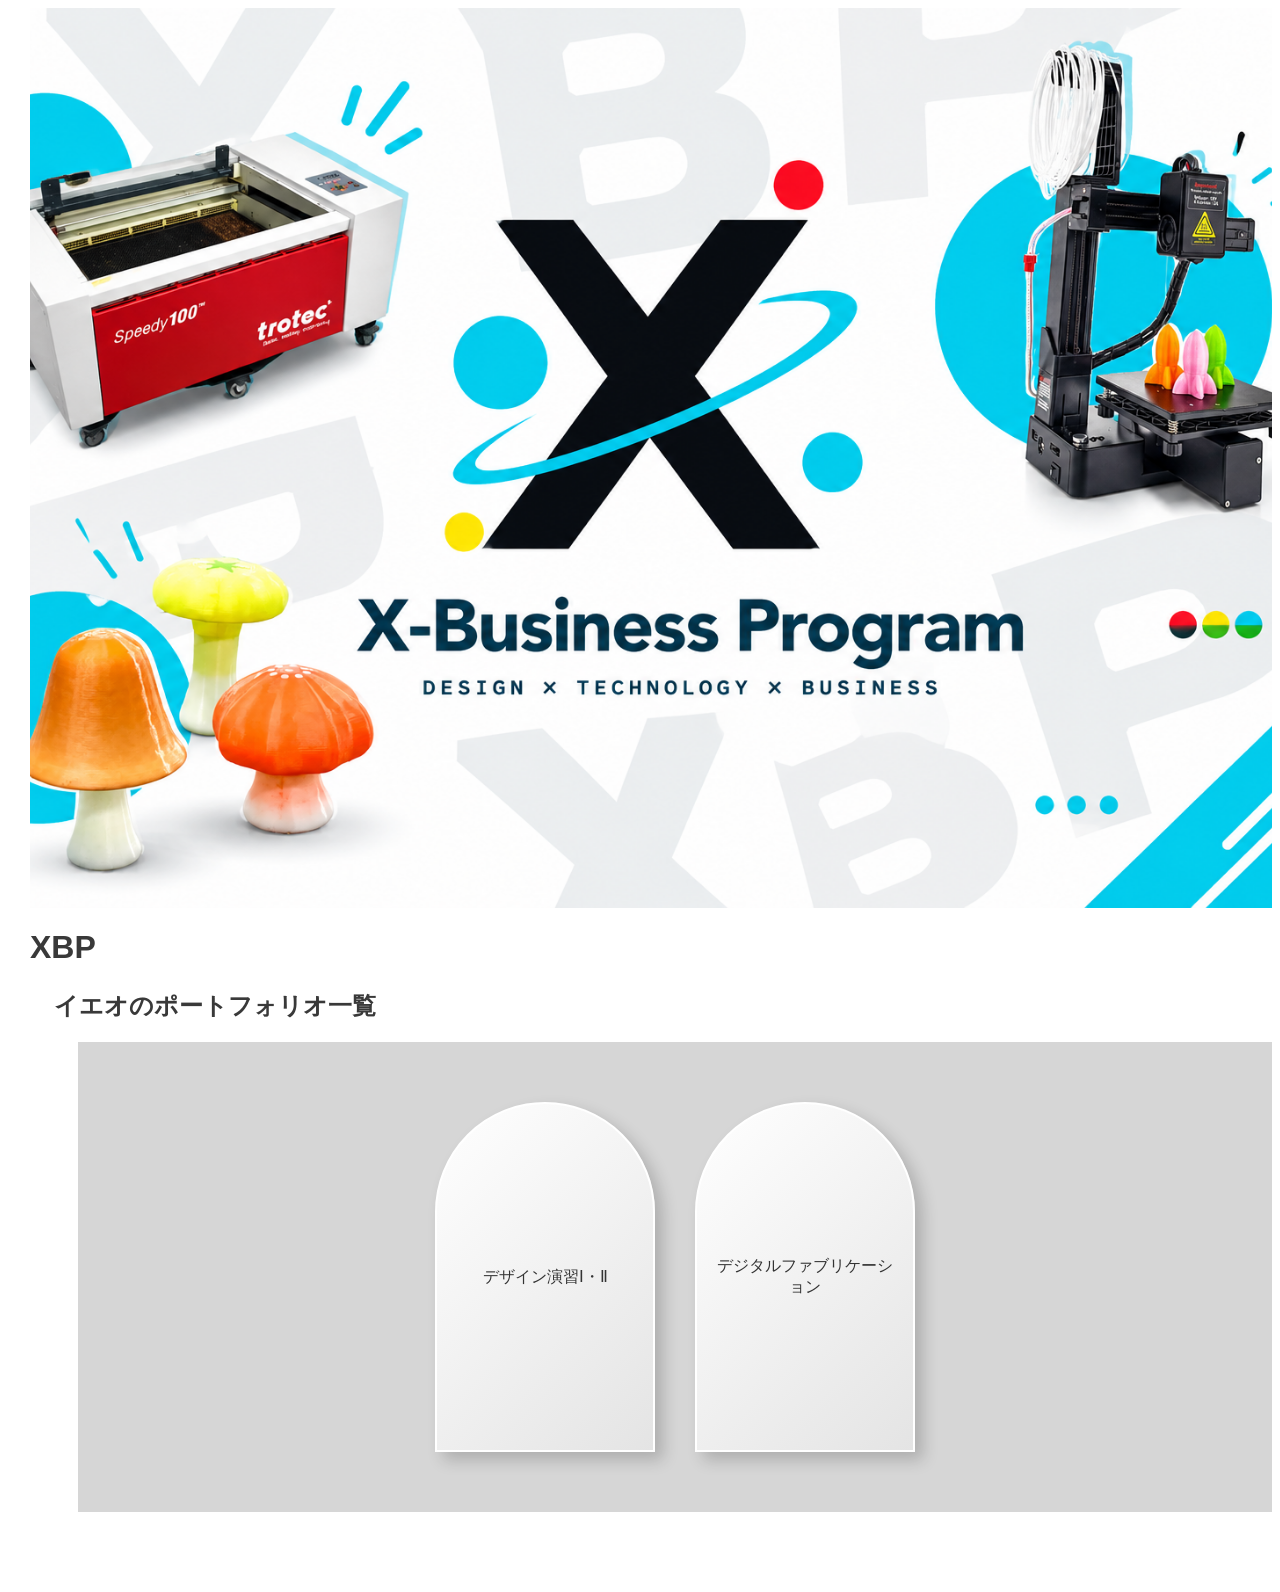
<file: index.html>
<!DOCTYPE html>

<html lang="jp">
<head>
    <meta charset="UTF-8">
    <meta name="viewport" content="width=device-width, initial-scale=1.0">
    <title>XBP_HPsample</title>
    <link rel="stylesheet" href="./css/style.css">
</head>
<body >
<!--ホーム画面-->
    <section class="main-visual">
 <img src="./images/xbpの画像.png" alt="X-Business Program">
</section>
    <h1>XBP</h1>
        <h2>イエオのポートフォリオ一覧</h2>
        <!-- このようにするとコードとして認識されない。（メモができる）-->
        <!--番号付きのリスト-->
 <div class="doors">
    <a href="./de12/index.html" class="door">
        <span>デザイン演習Ⅰ・Ⅱ</span>
    </a>

    <a href="./digi_fab/index.html" class="door">
        <span>デジタルファブリケーション</span>
    </a>
</div>

    </body>
</html>
</file>
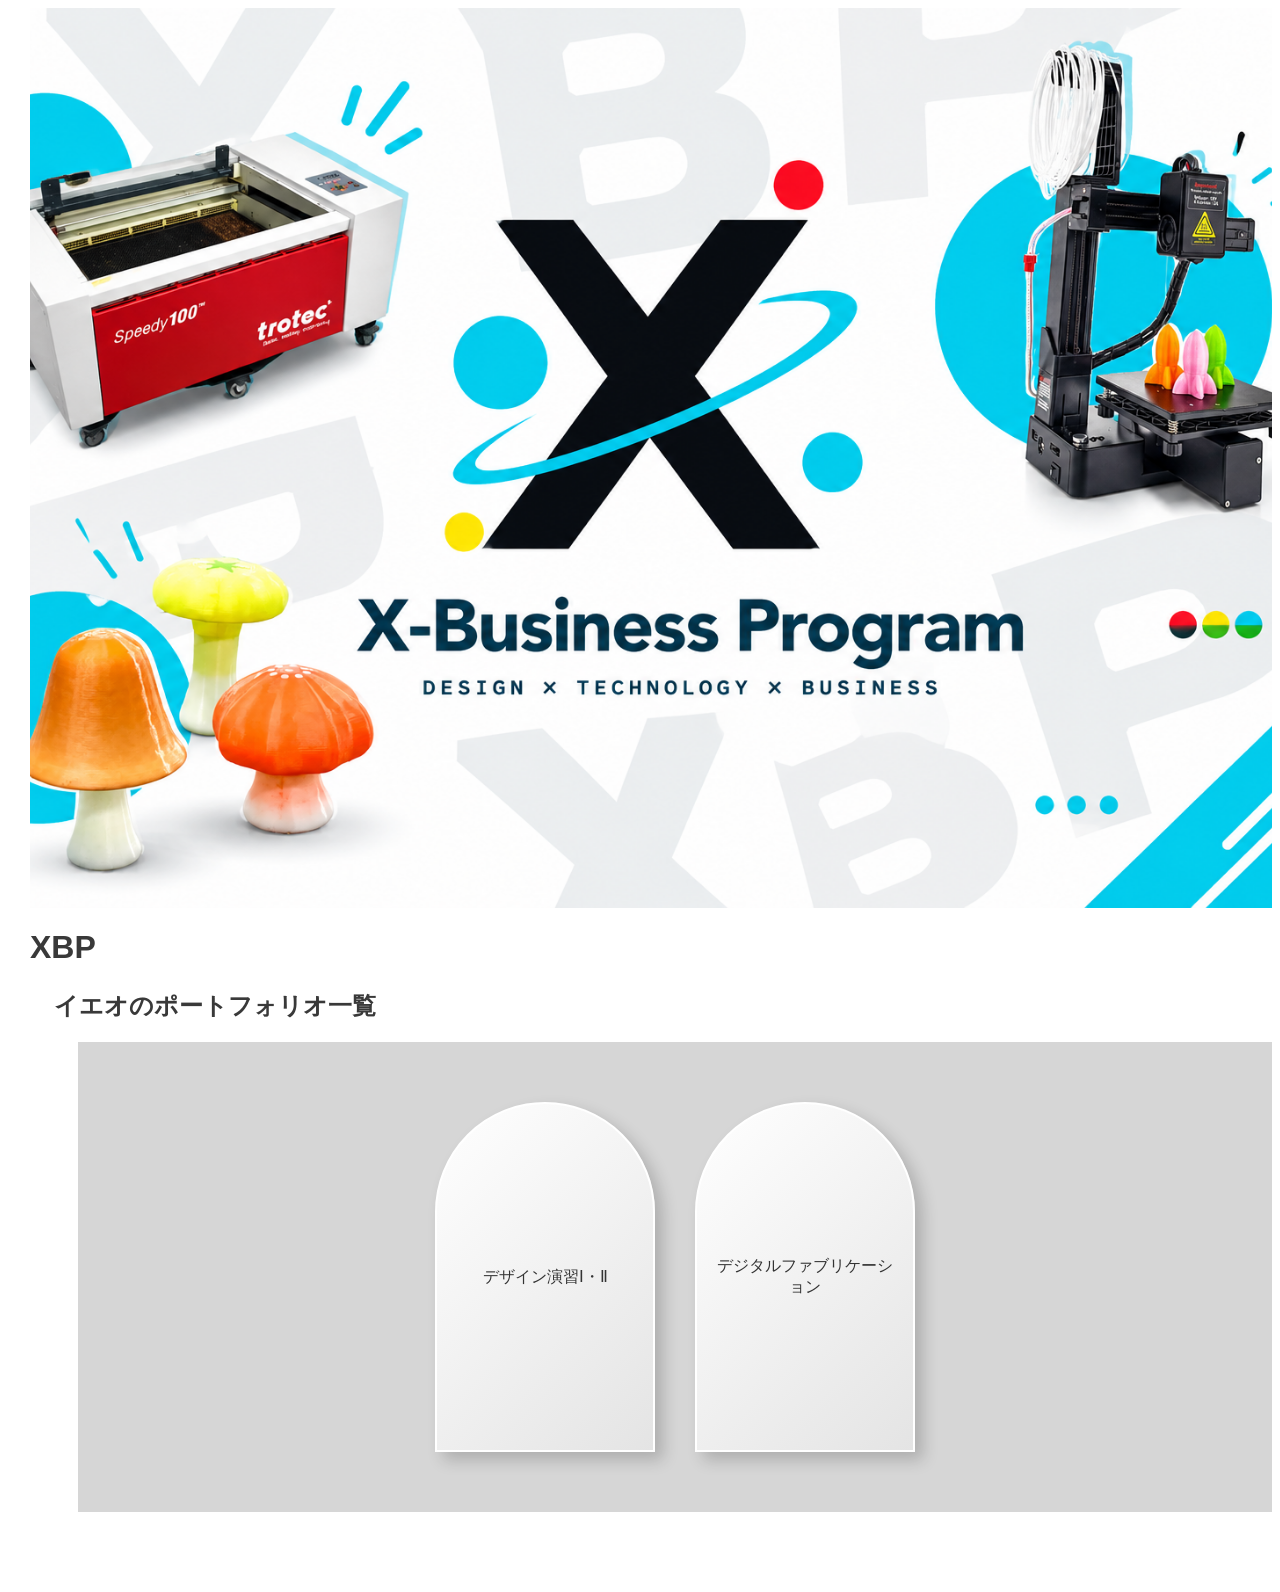
<file: css/index.html>
<!DOCTYPE html>

<html lang="jp">
<head>
    <meta charset="UTF-8">
    <meta name="viewport" content="width=device-width, initial-scale=1.0">
    <title>XBP_HPsample</title>
    <link rel="stylesheet" href="../css/style.css">
</head>
<body >
<!--ホーム画面-->
    <section class="main-visual">
    <img src="../images/xbpの画像.png" alt="X-Business Program">
</section>
    <h1>XBP</h1>
        <h2>イエオのポートフォリオ一覧</h2>
        <!-- このようにするとコードとして認識されない。（メモができる）-->
        <!--番号付きのリスト-->
 <div class="doors">
    <a href="./de12/index.html" class="door">
        <span>デザイン演習Ⅰ・Ⅱ</span>
    </a>

    <a href="./digi_fab/index.html" class="door">
        <span>デジタルファブリケーション</span>
    </a>
</div>

    </body>
</html>
</file>
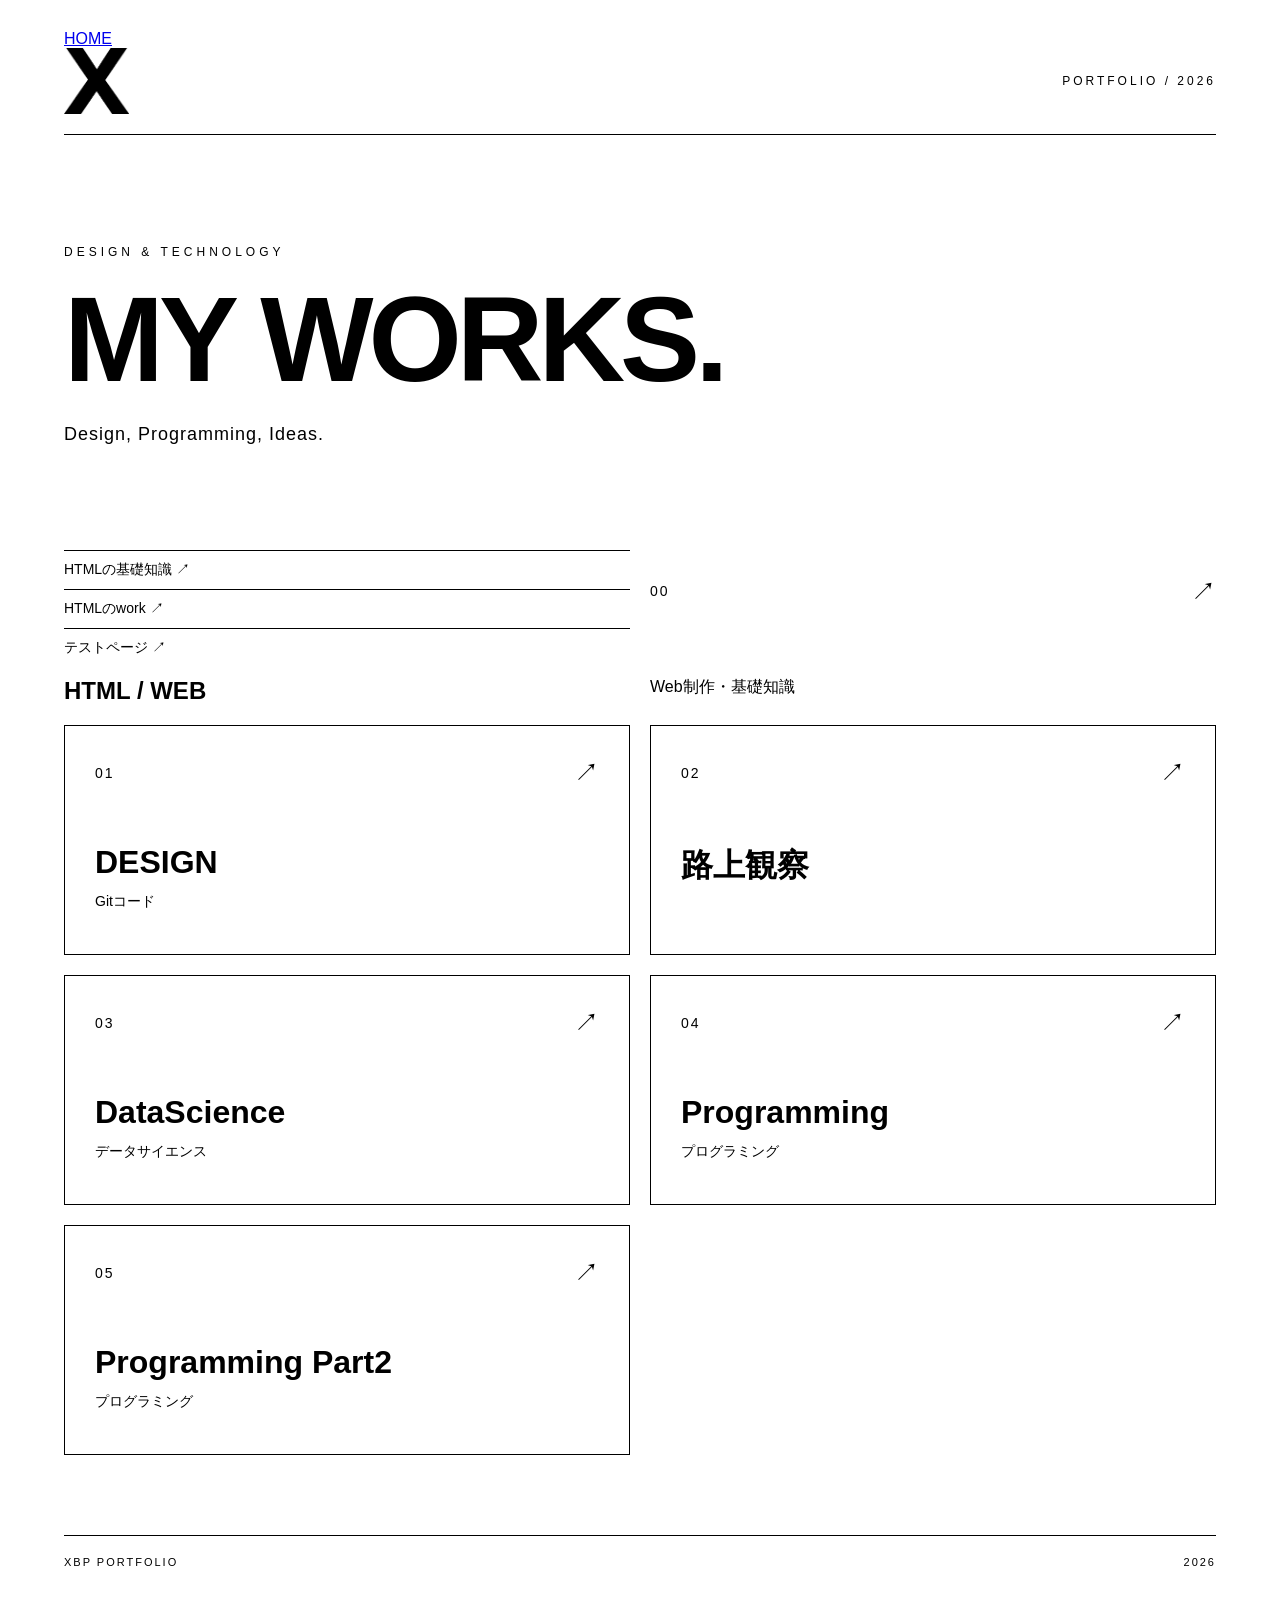
<file: de12/index.html>
<!DOCTYPE html>
<html lang="ja">

<head>
    <meta charset="UTF-8">
    <title>PORTFOLIO | XBP</title>
    <link rel="stylesheet" href="./css/style.css">
    <link rel="shortcut icon" href="./images/xbp.ico">
</head>
<a href="../index.html">HOME</a>
<body>

    <!-- ヘッダー -->
    <header class="header">
        <a href="./index.html" class="logo-link">
            <img src="./images/0_XBlogo.png" alt="XBPロゴ" class="logo">
        </a>

        <p class="header-text">PORTFOLIO / 2026</p>
    </header>

    <!-- メイン -->
    <main>

        <!-- タイトル -->
        <section class="hero">
            <p class="sub-title">DESIGN & TECHNOLOGY</p>

            <h1>MY WORKS.</h1>

            <p class="description">
                Design, Programming, Ideas.
            </p>
        </section>

        <!-- 制作物一覧 -->
        <section class="works">

            <!-- HTML -->
              <div class="sub-links">
        <a href="./hp1.html" target="_blank">HTMLの基礎知識 ↗</a>
        <a href="./hp2.html" target="_blank">HTMLのwork ↗</a>
        <a href="./test.html" target="_blank">テストページ ↗</a>
    </div>
                <div class="card-top">
                    <span class="number">00</span>
                    <span class="arrow">↗</span>
                </div>

                <h2>HTML / WEB</h2>

                <p>Web制作・基礎知識</p>
            </a>

            <!-- Gitについて -->
            <a href="./1.html" class="work-card">
                <div class="card-top">
                    <span class="number">01</span>
                    <span class="arrow">↗</span>
                </div>

                <h2>DESIGN</h2>

                <p>Gitコード</p>
            </a>

            <!-- 路上観察 -->
            <a href="./3.html" class="work-card">
                <div class="card-top">
                    <span class="number">02</span>
                    <span class="arrow">↗</span>
                </div>

                <h2>路上観察</h2>

            </a>

            <!-- データサイエンス-->
            <a href="./3.html" class="work-card">
                <div class="card-top">
                    <span class="number">03</span>
                    <span class="arrow">↗</span>
                </div>

                <h2>DataScience</h2>

                <p>データサイエンス</p>
            </a>

            <!-- プログラミング-->
            <a href="./4.html" class="work-card">
                <div class="card-top">
                    <span class="number">04</span>
                    <span class="arrow">↗</span>
                </div>

                <h2>Programming</h2>

                <p>プログラミング</p>
            </a>

            <a href="./5.html" class="work-card">
                <div class="card-top">
                    <span class="number">05</span>
                    <span class="arrow">↗</span>
                </div>

                <h2>Programming Part2</h2>

                <p>プログラミング</p>
            </a>

        </section>

    </main>

    <!-- フッター -->
    <footer class="footer">
        <p>XBP PORTFOLIO</p>
        <p>2026</p>
    </footer>

</body>
</html>
</file>
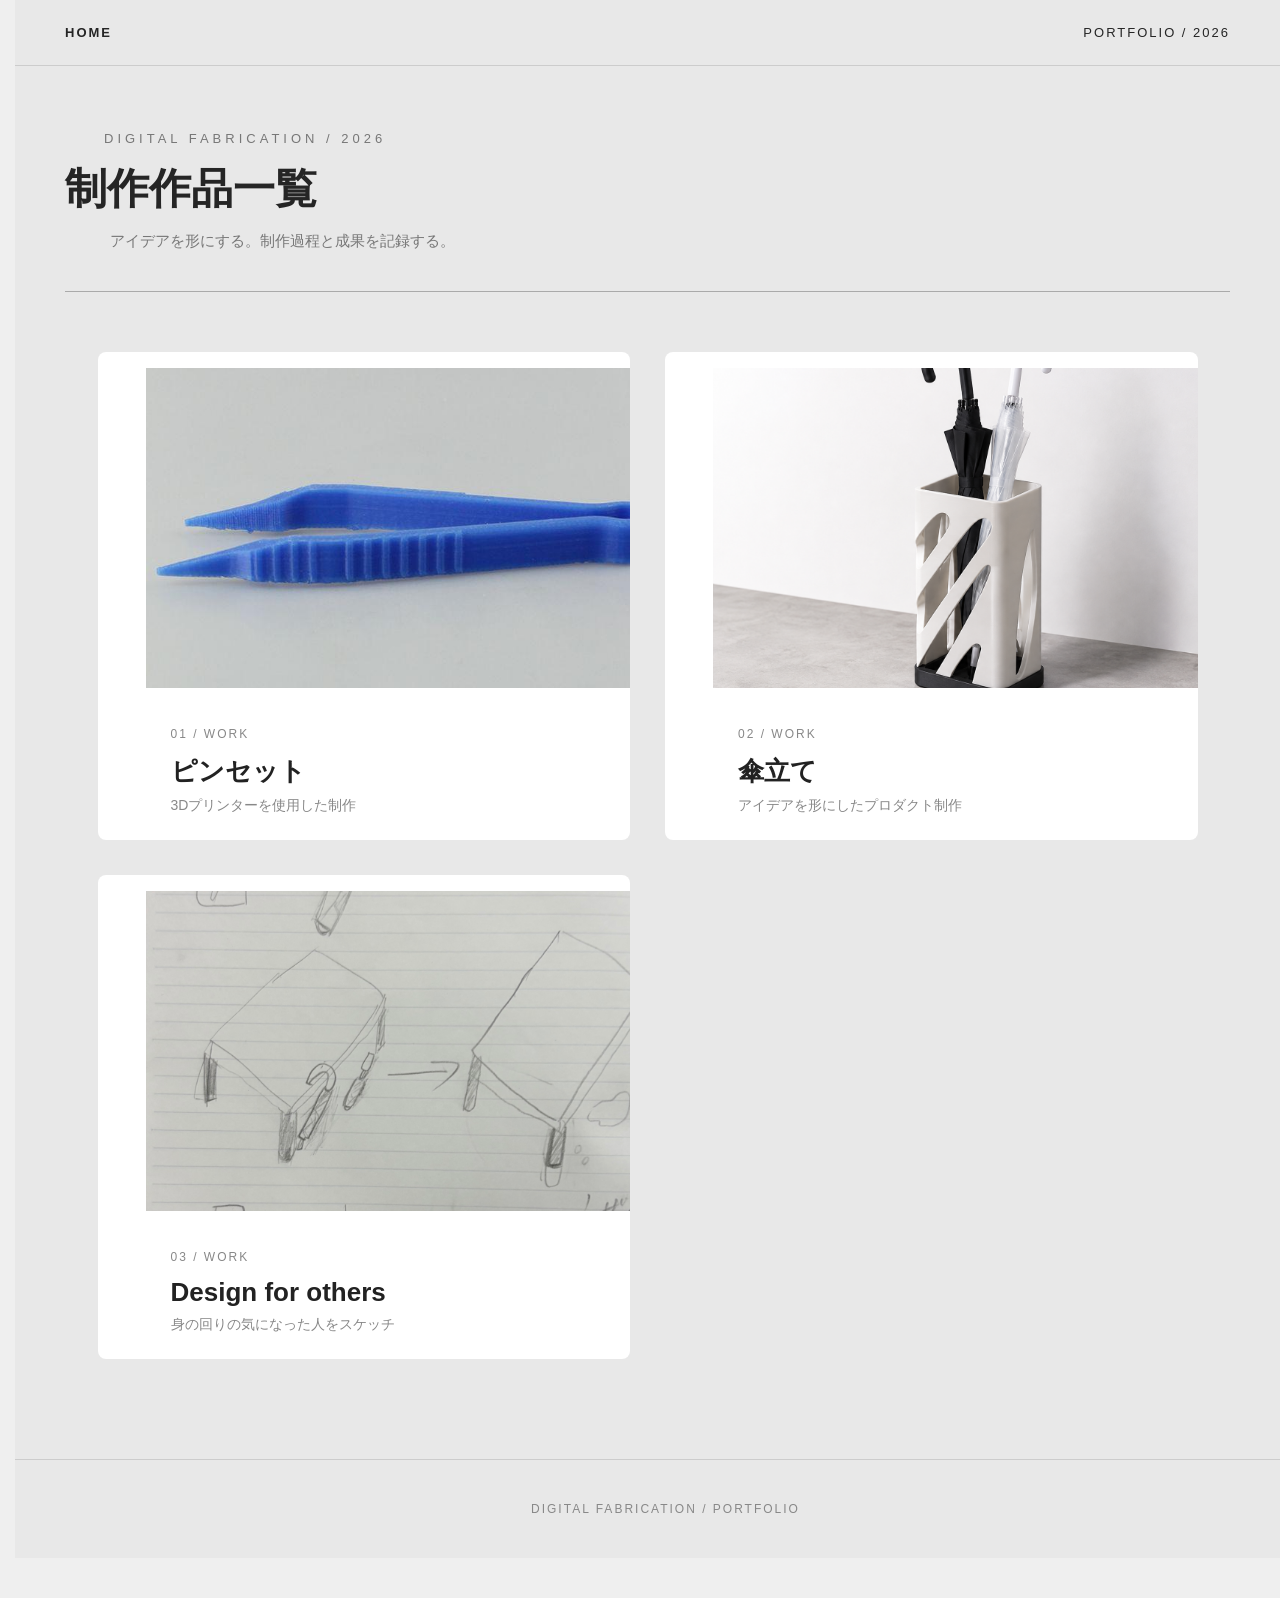
<file: digi_fab/index.html>
<!DOCTYPE html>
<html lang="jp">
<head>
    <meta charset="UTF-8">
    <title>デジタルファブリケーション</title>
    <link rel="stylesheet" href="./css/style.css">
    <link rel="shortcut icon" href="./images/xbp.ico">
</head>

<body>

    <header class="page-header">
        <a href="../index.html" class="home-link">HOME</a>
        <span>PORTFOLIO / 2026</span>
    </header>

    <main>

        <section class="section-heading">
            <p class="english-title">DIGITAL FABRICATION / 2026</p>
            <h1>制作作品一覧</h1>
            <p class="description">
                アイデアを形にする。制作過程と成果を記録する。
            </p>
        </section>

        <div class="gallery">
        
            <!-- ピンセット -->
            <a href="./pinset.html" class="gallery-item">
                <div class="image-box">
                    <img src="./images/ピンセット.jpg" alt="ピンセット">
                </div>

                <div class="item-info">
                    <span class="item-number">01 / WORK</span>
                    <h2>ピンセット</h2>
                    <p>3Dプリンターを使用した制作</p>
                </div>
            </a>

            <!-- 傘立て -->
            <a href="./laser.html" class="gallery-item">
                <div class="image-box">
                    <img src="./images/傘立て.png" alt="傘立て">
                </div>

                <div class="item-info">
                    <span class="item-number">02 / WORK</span>
                    <h2>傘立て</h2>
                    <p>アイデアを形にしたプロダクト制作</p>
                </div>
            </a><!--作品を追加するときは<a></a>を変更してコピペするだけ-->

            <!-- スケッチ -->
            <a href="./スケッチ.html" class="gallery-item">
                <div class="image-box">
                    <img src="./images/スケッチ.jpeg" alt="傘立て">
                </div>

                <div class="item-info">
                    <span class="item-number">03 / WORK</span>
                    <h2>Design for others</h2>
                    <p>身の回りの気になった人をスケッチ</p>
                </div>
            </a>

        </div>

    </main>

    <footer>
        <p>DIGITAL FABRICATION / PORTFOLIO</p>
    </footer>

</body>

</html>
</file>
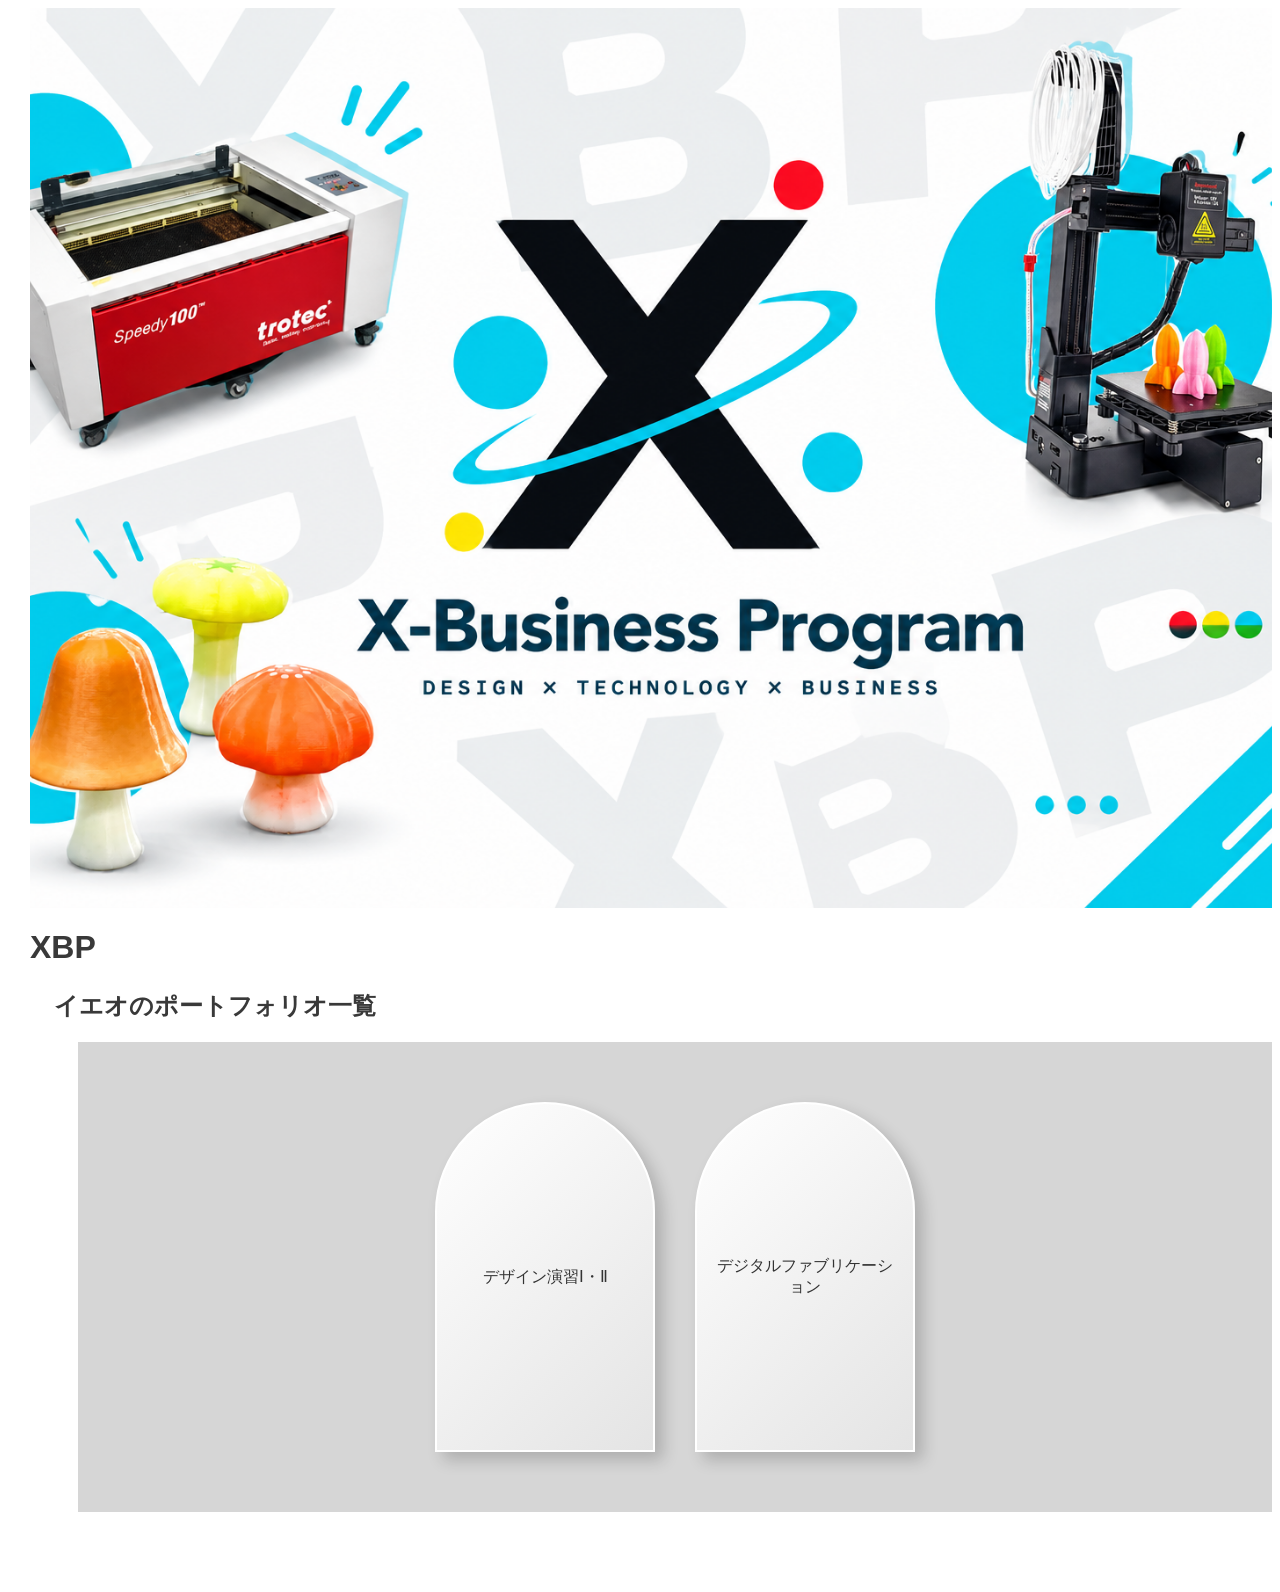
<file: 初期画面.html>
<!DOCTYPE html>

<html lang="jp">
<head>
    <meta charset="UTF-8">
    <meta name="viewport" content="width=device-width, initial-scale=1.0">
    <title>XBP_HPsample</title>
    <link rel="stylesheet" href="./css/style.css">
</head>
<body >
<!--ホーム画面-->
    <section class="main-visual">
    <img src="../images/xbpの画像.png" alt="X-Business Program">
</section>
    <h1>XBP</h1>
        <h2>イエオのポートフォリオ一覧</h2>
        <!-- このようにするとコードとして認識されない。（メモができる）-->
        <!--番号付きのリスト-->
 <div class="doors">
    <a href="./de12/index.html" class="door">
        <span>デザイン演習Ⅰ・Ⅱ</span>
    </a>

    <a href="./digi_fab/index.html" class="door">
        <span>デジタルファブリケーション</span>
    </a>
</div>

    </body>
</html>
</file>
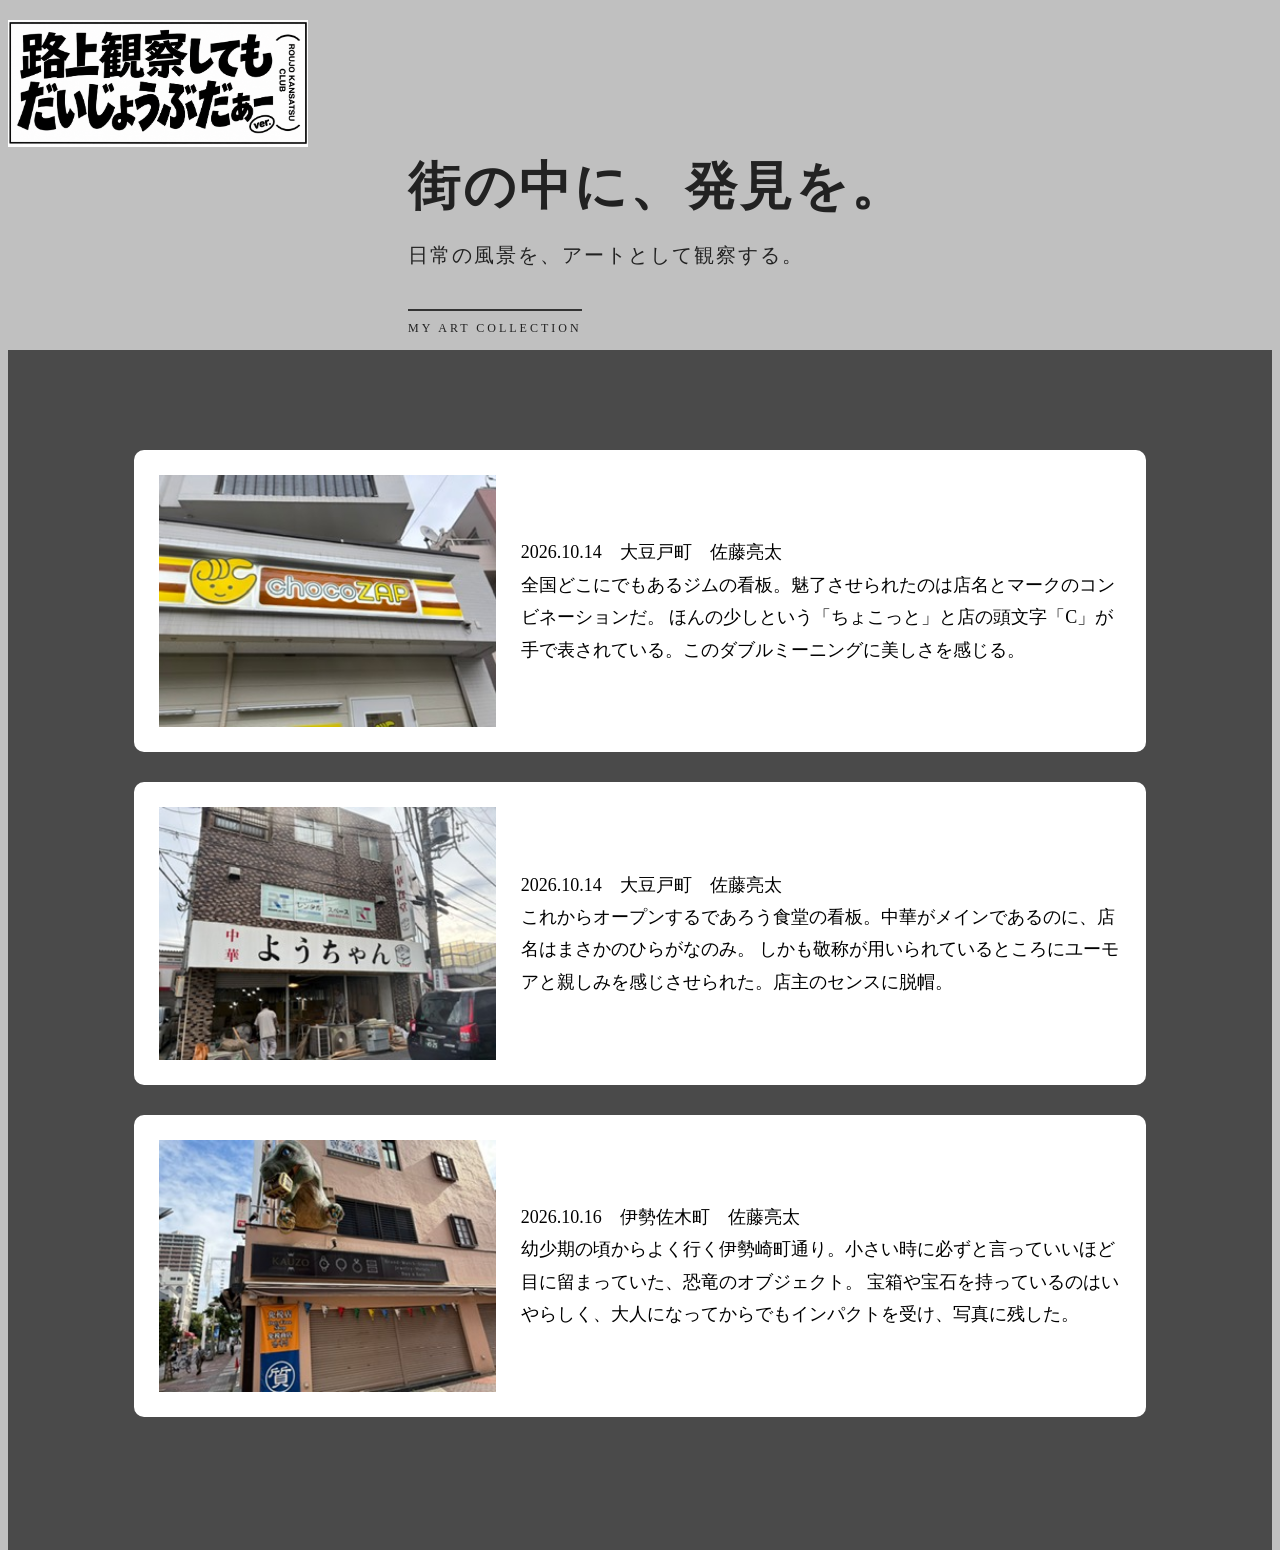
<file: de12/2.html>
<!DOCTYPE html>
<html lang="ja">
<head>
  <meta charset="UTF-8">
  <title>イエオ</title>
  <style>
  body {
    background-color:#c0c0c0;
  }
  logotohome {/* ロゴ*/
  position: absolute;
  top: 20px;
}

logotohome img {
  width: 300px;
  height: auto;
}
.program {/* 黒い背景 */
  background-color: #4a4a4a;
  background-repeat: repeat;
background-attachment: scroll;
  color: white;
  text-align: center;

  width: 100%;
  min-height: 1200px;
  box-sizing: border-box;

  margin-top: 350px;/*背景を下に移動させる*/
  padding: 100px 20px;
}

.program h2 {
  font-size: 40px;
  font-weight: normal;
  margin-bottom: 50px;
}

.program-items {
  display: flex;
  justify-content: center;
  gap: 100px;
  flex-wrap: wrap;
}

.program-items img {
  width: 280px;
  height: 280px;
  object-fit: cover;
  border-radius: 50%;
}

.program-items p {
  font-size: 24px;
}

.white-box {/* 写真の背景*/
    background-color: white;
    color: black;
    width: 80%;
    margin: 30px auto;
    padding: 25px;
    border-radius: 10px;
    display: flex;
    align-items: center;
    gap: 25px;
    box-sizing: border-box;
    position: relative;
    z-index: 2;
}

.white-box:first-of-type {
    margin-top: -1100px; /*写真の位置を上に*/
}

.white-box img {
    width: 35%;
    height: auto;
    max-height: 300px;
    object-fit: contain;
    display: block;
    flex-shrink: 0;
}

.white-box p {
    font-size: 18px;
    line-height: 1.8;
}   

.intro {
    position: relative;
    left: 400px;
    top: -10px;
    margin: 10px 0 0;
    color: #222;
    text-align: left;
}

.intro h1 {
    font-size: 52px;
    margin-bottom: 15px;
    letter-spacing: 3px;
}

.intro p {
    font-size: 20px;
    letter-spacing: 2px;
}

.intro span {
    display: inline-block;
    margin-top: 20px;
    padding-top: 10px;
    border-top: 2px solid #333;
    font-size: 12px;
    letter-spacing: 3px;
}
  
</style>
</head>

<body>        
<logotohome>
    <img src="./images/路上観察だいじょうぶだぁー.png" alt=""></a>
    </logotohome>
</body>

<section class="program">
</section>
  <div class="white-box">
    <img src="./images/ちょこちょこ.jpg" alt="チョコザップ">

    <p>
        2026.10.14　大豆戸町　佐藤亮太<br>
        全国どこにでもあるジムの看板。魅了させられたのは店名とマークのコンビネーションだ。
        ほんの少しという「ちょこっと」と店の頭文字「C」が手で表されている。このダブルミーニングに美しさを感じる。
    </p>
</div>
<div class="white-box">
    <img src="./images/ようちゃん.jpg" alt="ようちゃん">
    <p>
        2026.10.14　大豆戸町　佐藤亮太<br>
        これからオープンするであろう食堂の看板。中華がメインであるのに、店名はまさかのひらがなのみ。
        しかも敬称が用いられているところにユーモアと親しみを感じさせられた。店主のセンスに脱帽。
 </p>
</div>

<div class="white-box">
    <img src="./images/KAUZO.jpg" alt="KAUZO">
    <p>
       2026.10.16　伊勢佐木町　佐藤亮太<br>
        幼少期の頃からよく行く伊勢崎町通り。小さい時に必ずと言っていいほど目に留まっていた、恐竜のオブジェクト。
       宝箱や宝石を持っているのはいやらしく、大人になってからでもインパクトを受け、写真に残した。
    </p>
</div>
<div class="intro" style="margin-top: -1290px;">
    <h1>街の中に、発見を。</h1>
    <p>日常の風景を、アートとして観察する。</p>
    <span>MY ART COLLECTION</span>
</div>
</file>
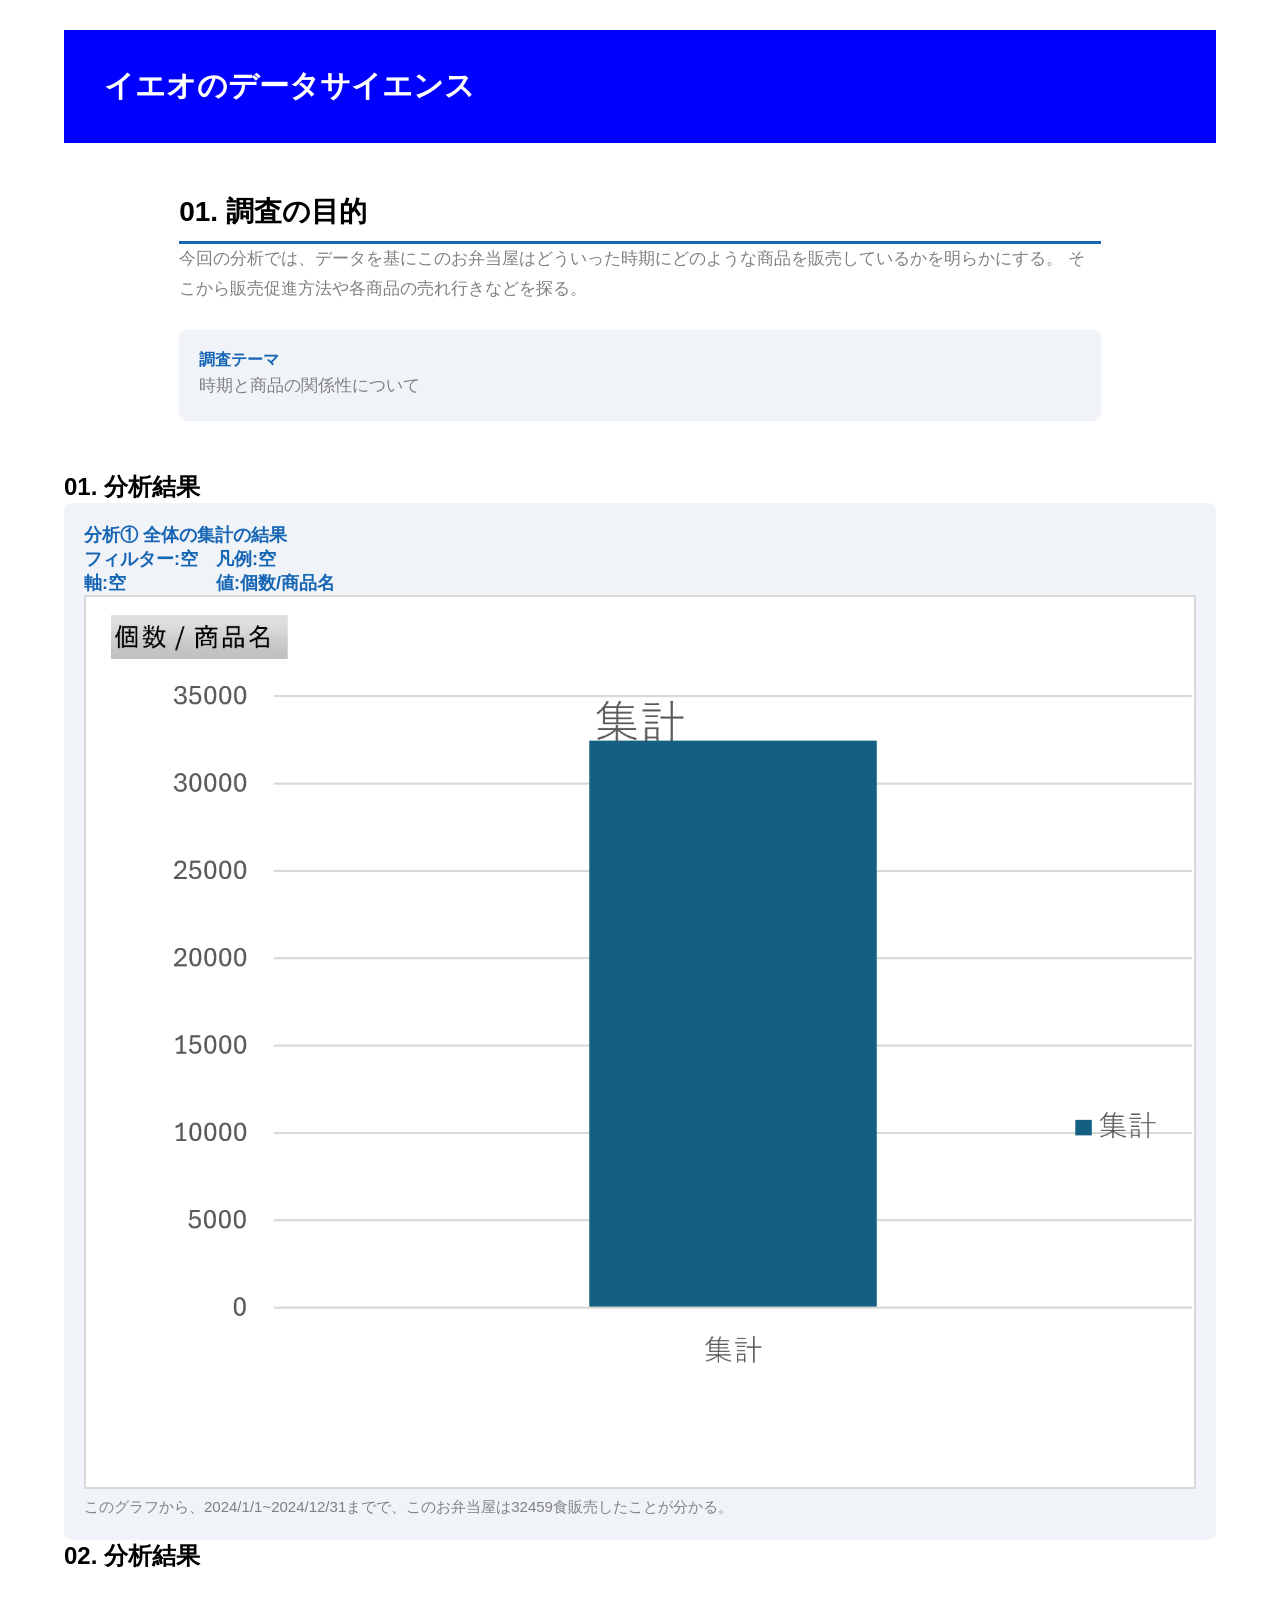
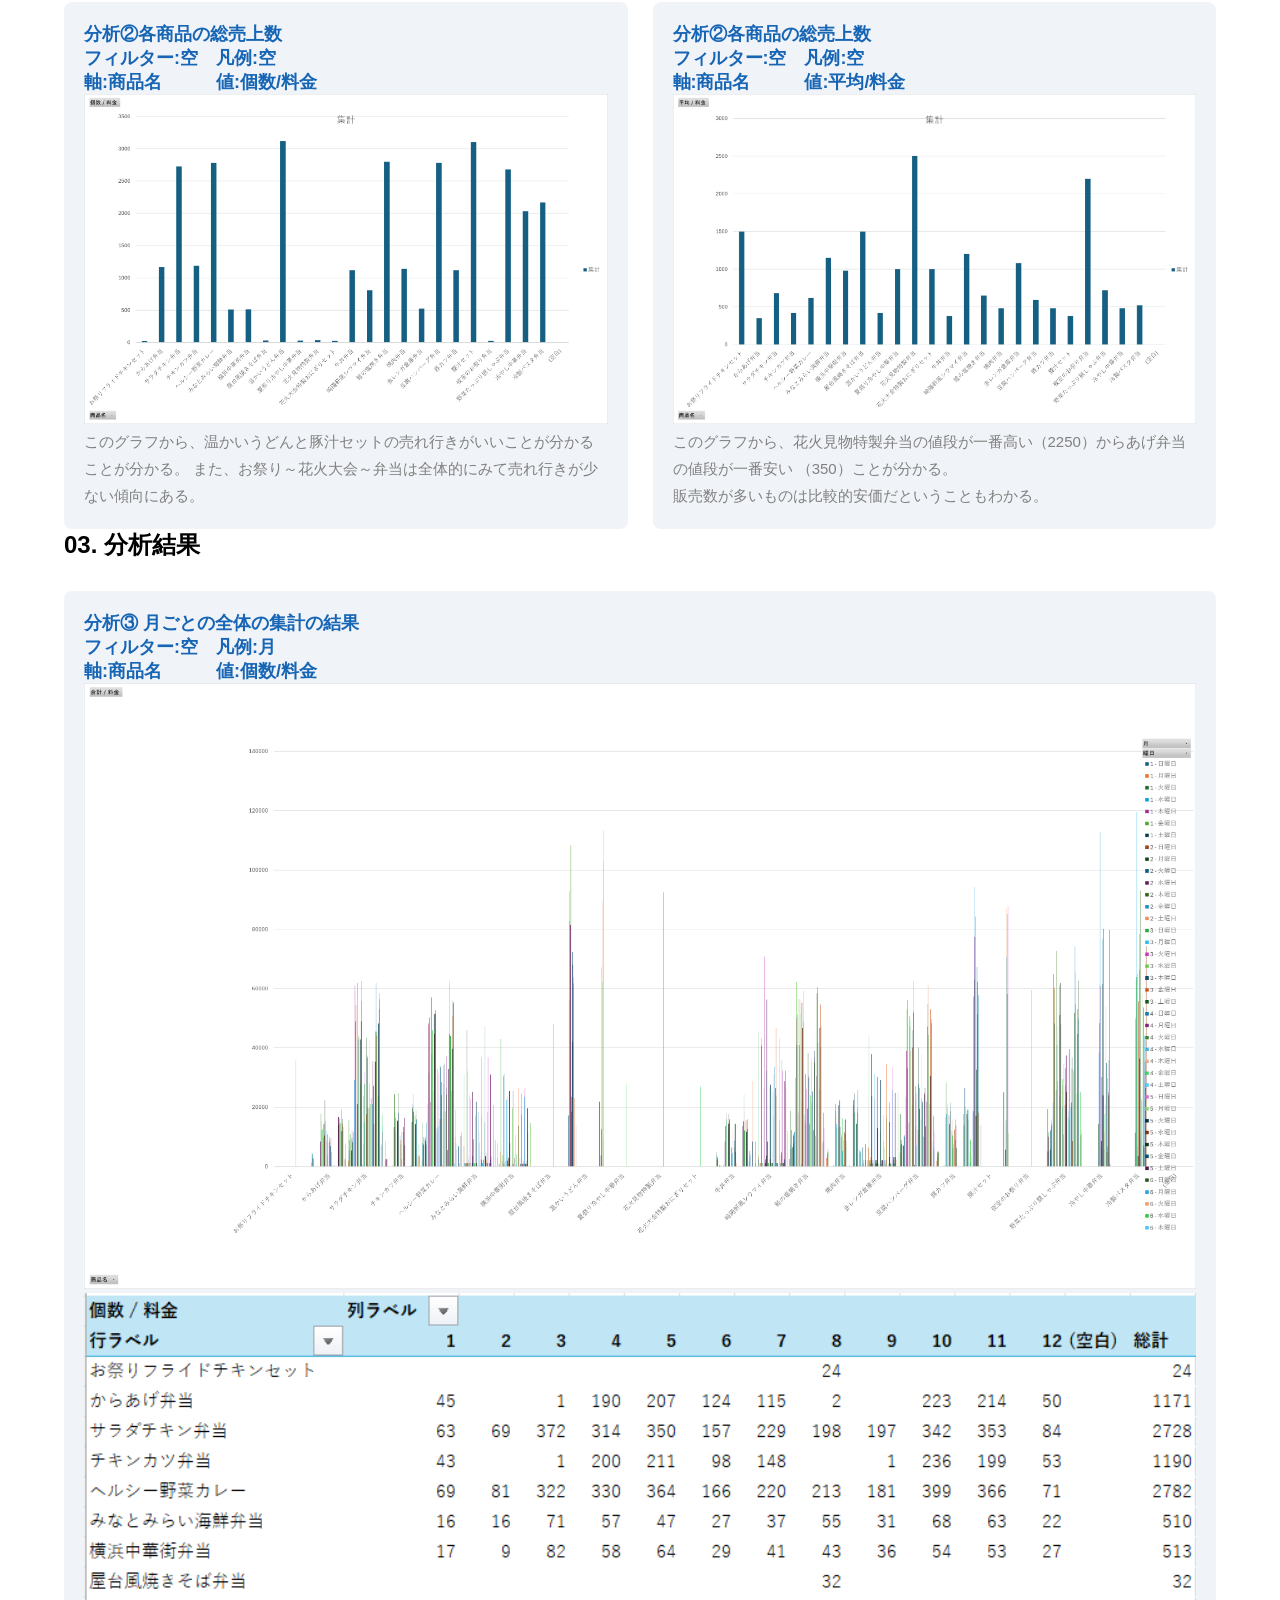
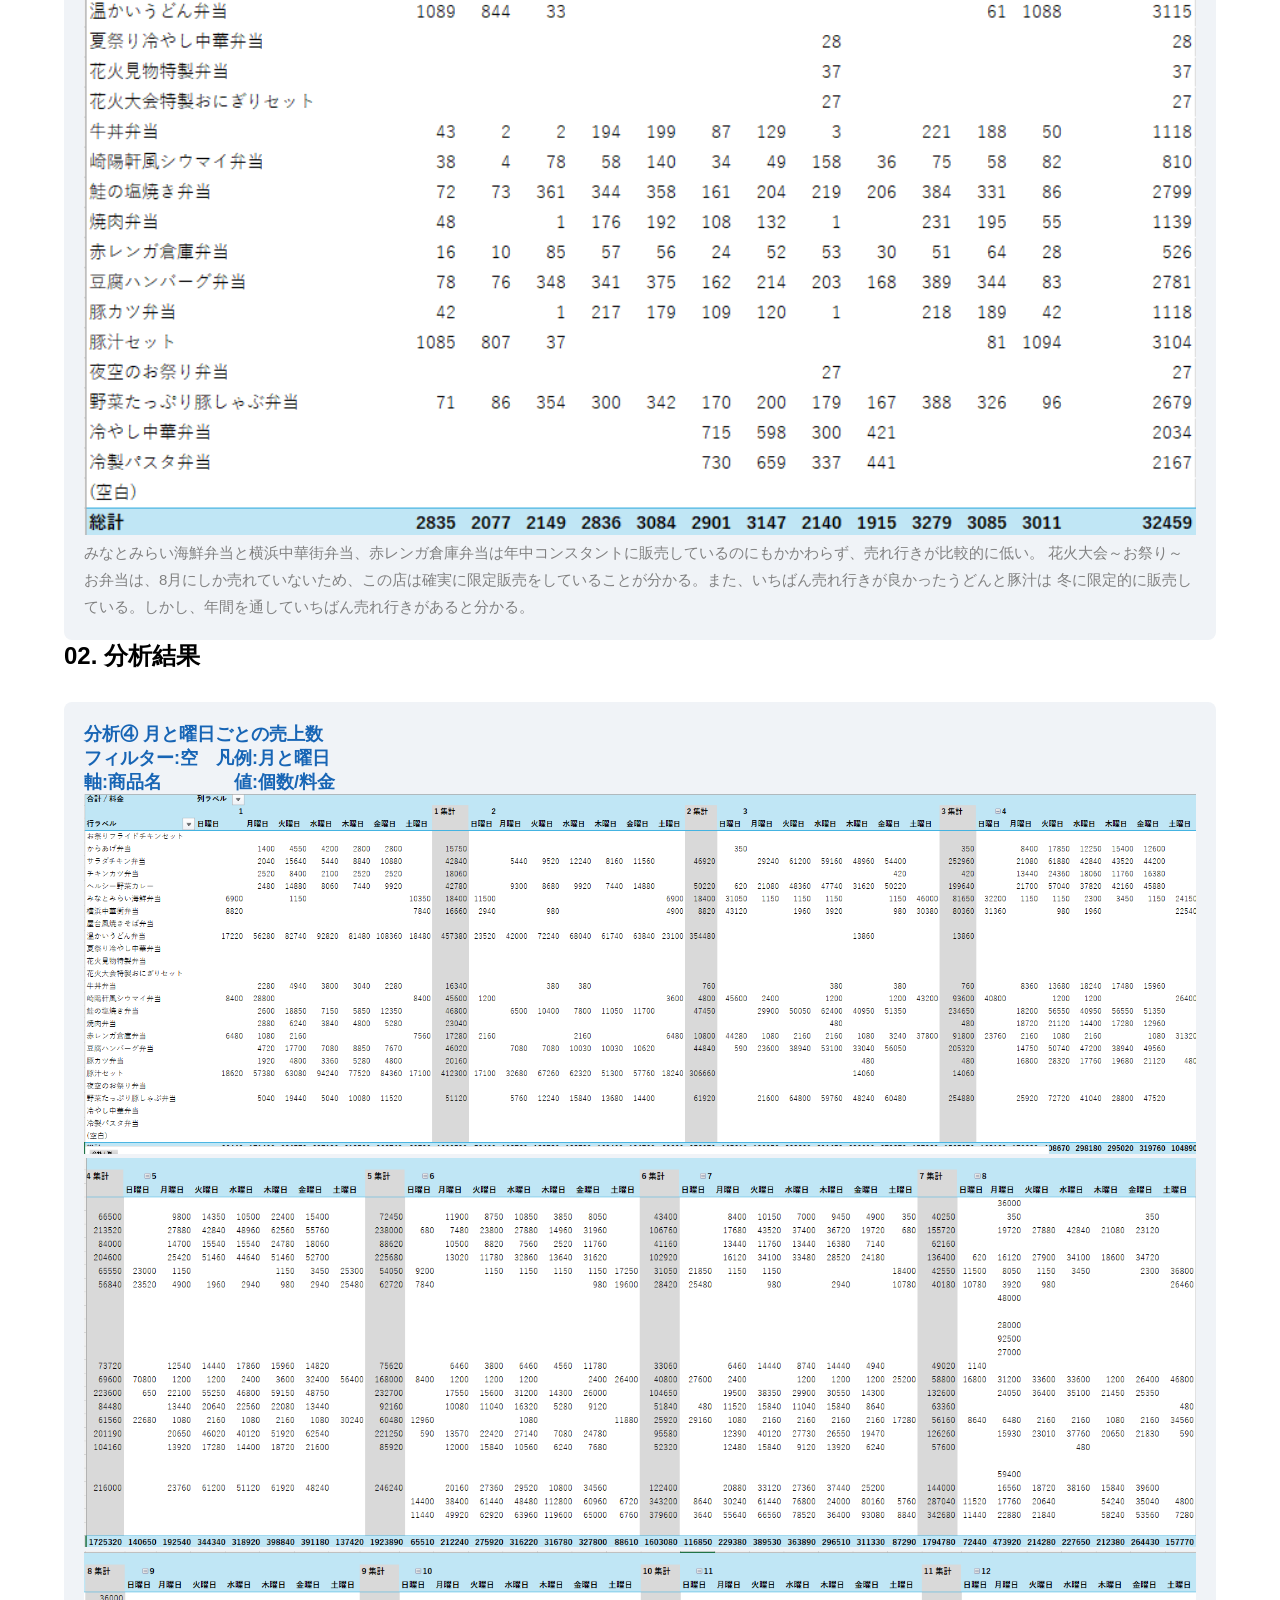
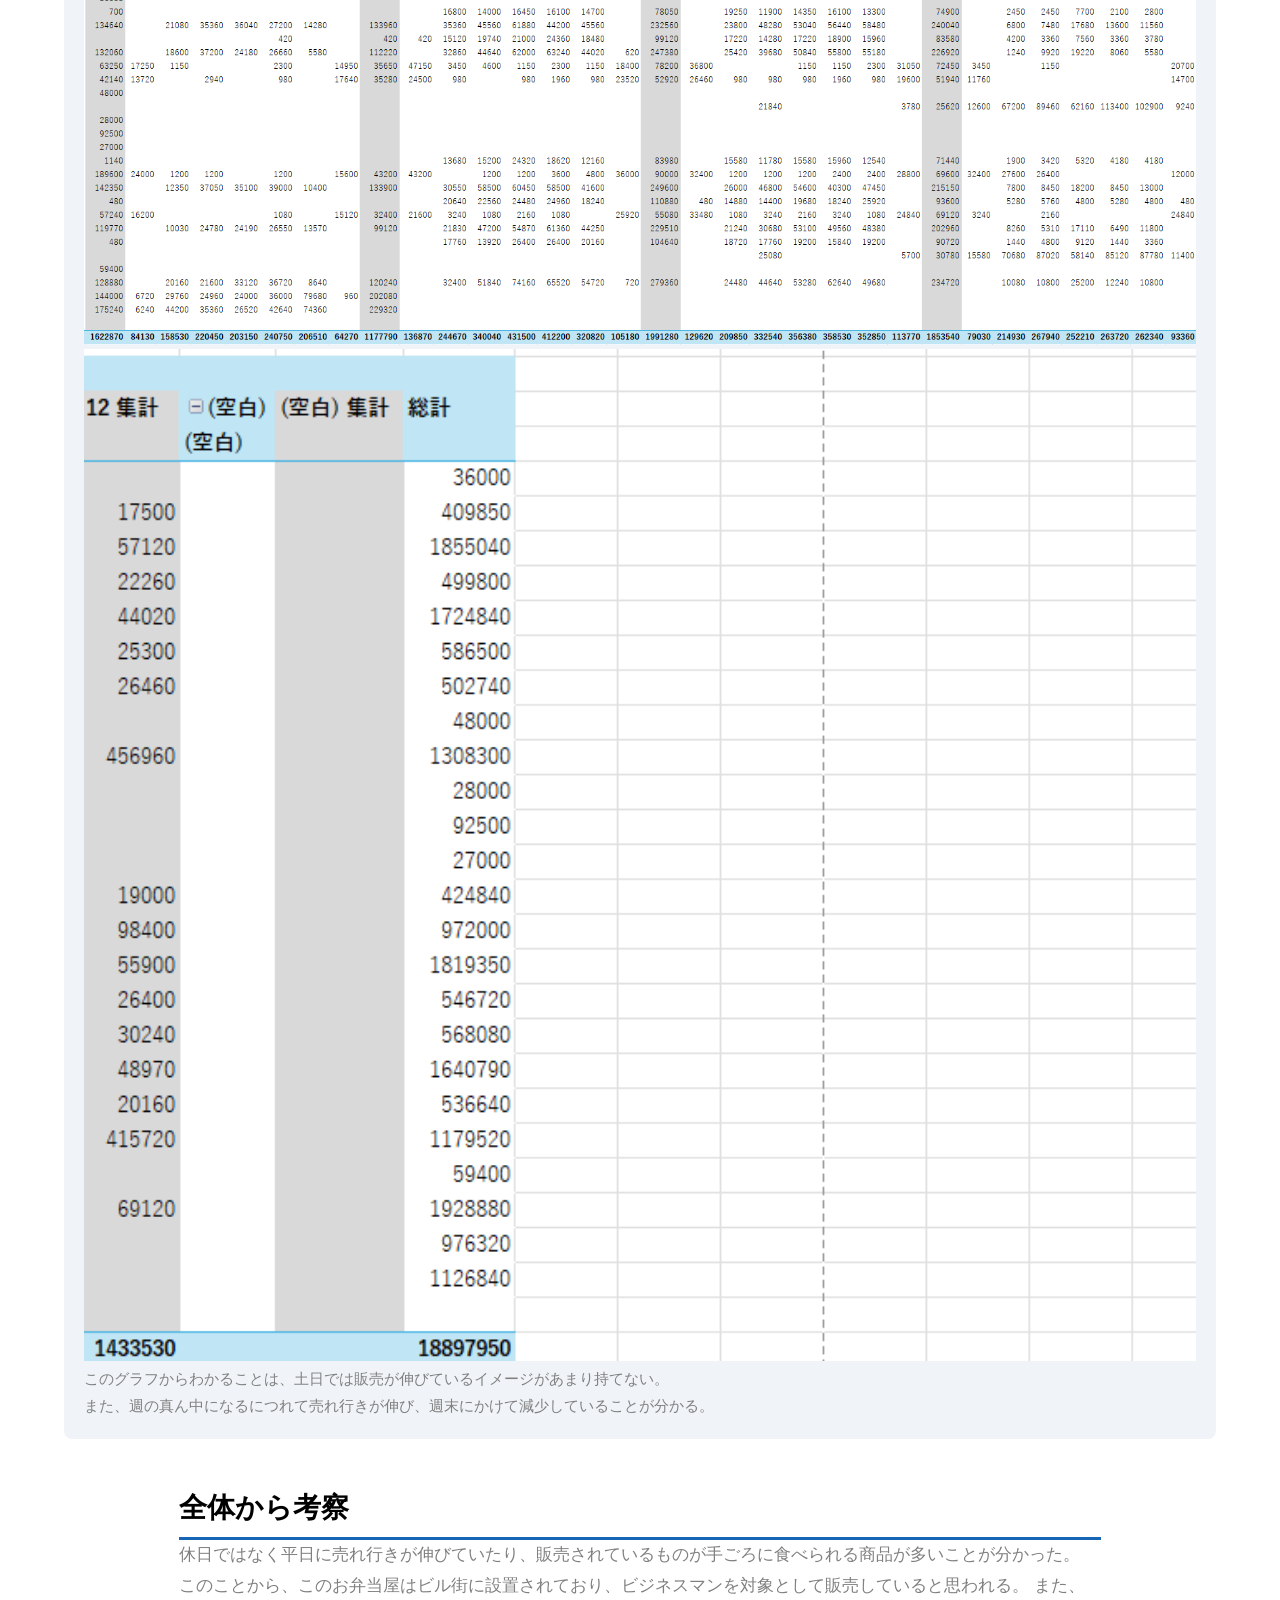
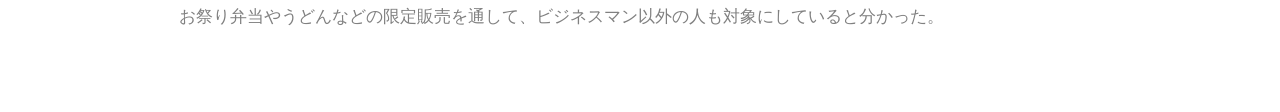
<file: de12/3.html>
<!DOCTYPE html>
<html lang="ja">
<head>
  <meta charset="UTF-8">
  <title>イエオ</title>
  <link rel="stylesheet" href="css/style.css">
  <header class="top-header">
    <h1>イエオのデータサイエンス</h1>
</header>

<section class="purpose">
    <h2>01. 調査の目的</h2>

    <p>
        今回の分析では、データを基にこのお弁当屋はどういった時期にどのような商品を販売しているかを明らかにする。
        そこから販売促進方法や各商品の売れ行きなどを探る。
    </p>

    <div class="theme">
        <h3>調査テーマ</h3>
        <p>時期と商品の関係性について</p>
    </div>
</section>
<section class="analysis">
    <h2>01. 分析結果</h2>

    <div class="analysis-box">
        <h3>分析① 全体の集計の結果<br>
            フィルター:空　凡例:空<br>
            軸:空　　　　　値:個数/商品名
        </h3>

        <div class="graph">
            <img src="./images/画像1.png" alt="分析グラフ">
        </div>

        <p>
            このグラフから、2024/1/1~2024/12/31までで、このお弁当屋は32459食販売したことが分かる。

        </p>
    </div>
</section>
<section class="analysis">
    <h2>02. 分析結果</h2>

    <div class="graph-container">

        <div class="analysis-box">
            <h3>分析②各商品の総売上数<br>
            フィルター:空　凡例:空<br>
            軸:商品名　　　値:個数/料金
        </h3>
            <img src="./images/画像4.png" alt="グラフ1">
            <p> このグラフから、温かいうどんと豚汁セットの売れ行きがいいことが分かることが分かる。
                また、お祭り～花火大会～弁当は全体的にみて売れ行きが少ない傾向にある。
            </p>
        </div>
        

        <div class="analysis-box">
             <h3>分析②各商品の総売上数<br>
            フィルター:空　凡例:空<br>
            軸:商品名　　　値:平均/料金</h3>
            <img src="./images/画像3.png" alt="グラフ2">
            <p>このグラフから、花火見物特製弁当の値段が一番高い（2250）からあげ弁当の値段が一番安い （350）ことが分かる。<br>
               販売数が多いものは比較的安価だということもわかる。
            </p>
        </div>

    </div>
</section>
<section class="analysis">
    <h2>03. 分析結果</h2>
<div class="graph-container">
    <div class="analysis-box">
        <h3>分析③ 月ごとの全体の集計の結果<br>
            フィルター:空　凡例:月<br>
            軸:商品名　　　値:個数/料金
        </h3>

        <div class="graph">
            <img src="./images/画像2.png" alt="分析グラフ">
        </div>
            <img src="./images/グラフ.png" alt="グラフ2">
    <p>みなとみらい海鮮弁当と横浜中華街弁当、赤レンガ倉庫弁当は年中コンスタントに販売しているのにもかかわらず、売れ行きが比較的に低い。
      花火大会～お祭り～お弁当は、8月にしか売れていないため、この店は確実に限定販売をしていることが分かる。また、いちばん売れ行きが良かったうどんと豚汁は
      冬に限定的に販売している。しかし、年間を通していちばん売れ行きがあると分かる。
    </p>
        </div>
    </div>
</section>
<section class="analysis">
    <h2>02. 分析結果</h2>

    <div class="graph-container">

        <div class="analysis-box">
            <h3>分析④ 月と曜日ごとの売上数<br>
            フィルター:空　凡例:月と曜日<br>
            軸:商品名　　　　値:個数/料金
        </h3>
            <img src="./images/画像5.png" alt="グラフ1">
            <img src="./images/画像6.png" alt="グラフ2">
            <img src="./images/画像7.png" alt="グラフ3">
            <img src="./images/画像8.png" alt="グラフ4">
            <p>このグラフからわかることは、土日では販売が伸びているイメージがあまり持てない。<br>
                また、週の真ん中になるにつれて売れ行きが伸び、週末にかけて減少していることが分かる。
                 </p>
    </div>
</div>
</section>
<section class="purpose">
    <h2>全体から考察</h2>
    <p>
      休日ではなく平日に売れ行きが伸びていたり、販売されているものが手ごろに食べられる商品が多いことが分かった。
      このことから、このお弁当屋はビル街に設置されており、ビジネスマンを対象として販売していると思われる。
      また、お祭り弁当やうどんなどの限定販売を通して、ビジネスマン以外の人も対象にしていると分かった。
    </p>
</section>
</file>
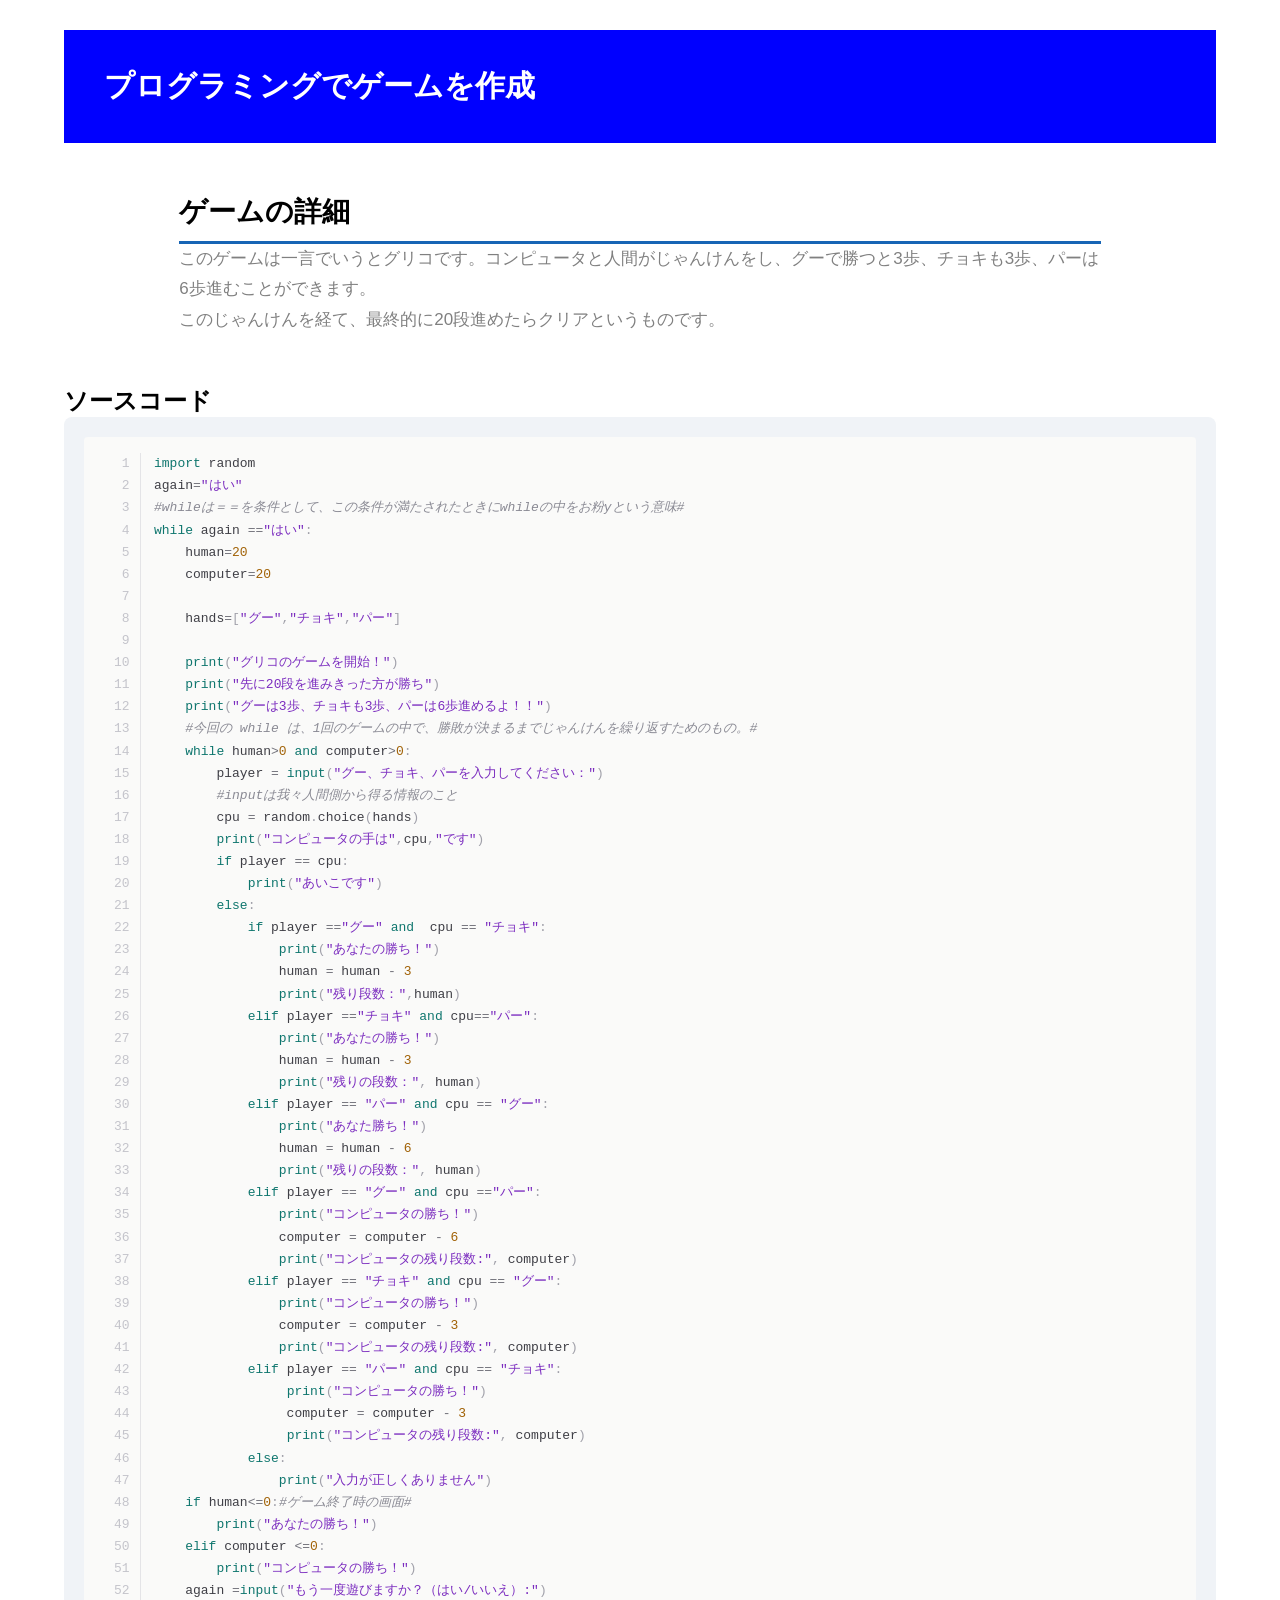
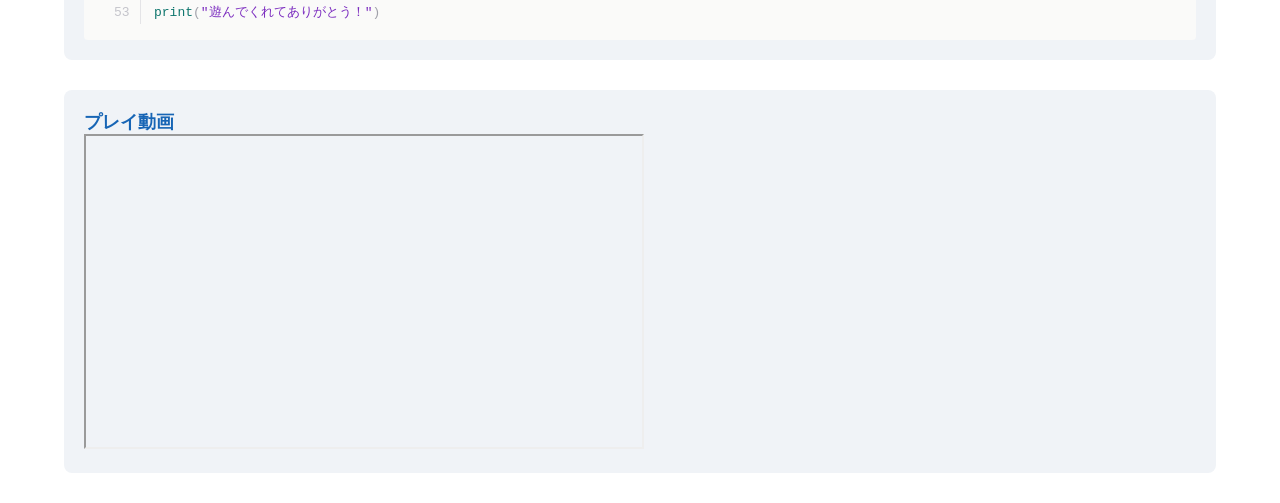
<file: de12/4.html>
<!DOCTYPE html>
<html lang="ja">
<head>
  <meta charset="UTF-8">
  <title>イエオ</title>
  <link rel="stylesheet" href="css/style.css">
  <header class="top-header">
    <h1>プログラミングでゲームを作成</h1>
</header>

<section class="purpose">
    <h2>ゲームの詳細</h2>

    <p>
        このゲームは一言でいうとグリコです。コンピュータと人間がじゃんけんをし、グーで勝つと3歩、チョキも3歩、パーは6歩進むことができます。<br>
        このじゃんけんを経て、最終的に20段進めたらクリアというものです。
    </p>
</section>

<section class="analysis">
    <h2>ソースコード</h2>

    <div class="analysis-box">
        <p>
           <pre style="background:#FAFAF9;color:#3f3f46;font-family:ui-monospace, SFMono-Regular, Menlo, Consolas, 'Courier New', monospace;font-size:13px;line-height:1.7;padding:16px 18px;margin:0;border-radius:4px;overflow-x:auto;white-space:pre;tab-size:4;-moz-tab-size:4;"><code style="font-family:inherit;background:none;padding:0;"><span style="display:inline-block;width:3em;margin-right:1em;padding-right:0.8em;text-align:right;color:#c4c4cb;border-right:1px solid #e4e4e7;user-select:none;-webkit-user-select:none;">1</span><span style="color:#0f766e;">import</span> random
<span style="display:inline-block;width:3em;margin-right:1em;padding-right:0.8em;text-align:right;color:#c4c4cb;border-right:1px solid #e4e4e7;user-select:none;-webkit-user-select:none;">2</span>again<span style="color:#71717a;">=</span><span style="color:#7B2CBF;">"はい"</span>
<span style="display:inline-block;width:3em;margin-right:1em;padding-right:0.8em;text-align:right;color:#c4c4cb;border-right:1px solid #e4e4e7;user-select:none;-webkit-user-select:none;">3</span><span style="color:#8a8a94;font-style:italic;">#whileは＝＝を条件として、この条件が満たされたときにwhileの中をお粉yという意味#</span>
<span style="display:inline-block;width:3em;margin-right:1em;padding-right:0.8em;text-align:right;color:#c4c4cb;border-right:1px solid #e4e4e7;user-select:none;-webkit-user-select:none;">4</span><span style="color:#0f766e;">while</span> again <span style="color:#71717a;">==</span><span style="color:#7B2CBF;">"はい"</span><span style="color:#a1a1aa;">:</span>
<span style="display:inline-block;width:3em;margin-right:1em;padding-right:0.8em;text-align:right;color:#c4c4cb;border-right:1px solid #e4e4e7;user-select:none;-webkit-user-select:none;">5</span>    human<span style="color:#71717a;">=</span><span style="color:#a16207;">20</span>
<span style="display:inline-block;width:3em;margin-right:1em;padding-right:0.8em;text-align:right;color:#c4c4cb;border-right:1px solid #e4e4e7;user-select:none;-webkit-user-select:none;">6</span>    computer<span style="color:#71717a;">=</span><span style="color:#a16207;">20</span>
<span style="display:inline-block;width:3em;margin-right:1em;padding-right:0.8em;text-align:right;color:#c4c4cb;border-right:1px solid #e4e4e7;user-select:none;-webkit-user-select:none;">7</span>    
<span style="display:inline-block;width:3em;margin-right:1em;padding-right:0.8em;text-align:right;color:#c4c4cb;border-right:1px solid #e4e4e7;user-select:none;-webkit-user-select:none;">8</span>    hands<span style="color:#71717a;">=</span><span style="color:#a1a1aa;">[</span><span style="color:#7B2CBF;">"グー"</span><span style="color:#a1a1aa;">,</span><span style="color:#7B2CBF;">"チョキ"</span><span style="color:#a1a1aa;">,</span><span style="color:#7B2CBF;">"パー"</span><span style="color:#a1a1aa;">]</span>
<span style="display:inline-block;width:3em;margin-right:1em;padding-right:0.8em;text-align:right;color:#c4c4cb;border-right:1px solid #e4e4e7;user-select:none;-webkit-user-select:none;">9</span>    
<span style="display:inline-block;width:3em;margin-right:1em;padding-right:0.8em;text-align:right;color:#c4c4cb;border-right:1px solid #e4e4e7;user-select:none;-webkit-user-select:none;">10</span>    <span style="color:#0f766e;">print</span><span style="color:#a1a1aa;">(</span><span style="color:#7B2CBF;">"グリコのゲームを開始！"</span><span style="color:#a1a1aa;">)</span>
<span style="display:inline-block;width:3em;margin-right:1em;padding-right:0.8em;text-align:right;color:#c4c4cb;border-right:1px solid #e4e4e7;user-select:none;-webkit-user-select:none;">11</span>    <span style="color:#0f766e;">print</span><span style="color:#a1a1aa;">(</span><span style="color:#7B2CBF;">"先に20段を進みきった方が勝ち"</span><span style="color:#a1a1aa;">)</span>
<span style="display:inline-block;width:3em;margin-right:1em;padding-right:0.8em;text-align:right;color:#c4c4cb;border-right:1px solid #e4e4e7;user-select:none;-webkit-user-select:none;">12</span>    <span style="color:#0f766e;">print</span><span style="color:#a1a1aa;">(</span><span style="color:#7B2CBF;">"グーは3歩、チョキも3歩、パーは6歩進めるよ！！"</span><span style="color:#a1a1aa;">)</span>
<span style="display:inline-block;width:3em;margin-right:1em;padding-right:0.8em;text-align:right;color:#c4c4cb;border-right:1px solid #e4e4e7;user-select:none;-webkit-user-select:none;">13</span>    <span style="color:#8a8a94;font-style:italic;">#今回の while は、1回のゲームの中で、勝敗が決まるまでじゃんけんを繰り返すためのもの。#</span>
<span style="display:inline-block;width:3em;margin-right:1em;padding-right:0.8em;text-align:right;color:#c4c4cb;border-right:1px solid #e4e4e7;user-select:none;-webkit-user-select:none;">14</span>    <span style="color:#0f766e;">while</span> human<span style="color:#71717a;">&gt;</span><span style="color:#a16207;">0</span> <span style="color:#0f766e;">and</span> computer<span style="color:#71717a;">&gt;</span><span style="color:#a16207;">0</span><span style="color:#a1a1aa;">:</span>
<span style="display:inline-block;width:3em;margin-right:1em;padding-right:0.8em;text-align:right;color:#c4c4cb;border-right:1px solid #e4e4e7;user-select:none;-webkit-user-select:none;">15</span>        player <span style="color:#71717a;">=</span> <span style="color:#0f766e;">input</span><span style="color:#a1a1aa;">(</span><span style="color:#7B2CBF;">"グー、チョキ、パーを入力してください："</span><span style="color:#a1a1aa;">)</span>
<span style="display:inline-block;width:3em;margin-right:1em;padding-right:0.8em;text-align:right;color:#c4c4cb;border-right:1px solid #e4e4e7;user-select:none;-webkit-user-select:none;">16</span>        <span style="color:#8a8a94;font-style:italic;">#inputは我々人間側から得る情報のこと</span>
<span style="display:inline-block;width:3em;margin-right:1em;padding-right:0.8em;text-align:right;color:#c4c4cb;border-right:1px solid #e4e4e7;user-select:none;-webkit-user-select:none;">17</span>        cpu <span style="color:#71717a;">=</span> random<span style="color:#a1a1aa;">.</span>choice<span style="color:#a1a1aa;">(</span>hands<span style="color:#a1a1aa;">)</span>
<span style="display:inline-block;width:3em;margin-right:1em;padding-right:0.8em;text-align:right;color:#c4c4cb;border-right:1px solid #e4e4e7;user-select:none;-webkit-user-select:none;">18</span>        <span style="color:#0f766e;">print</span><span style="color:#a1a1aa;">(</span><span style="color:#7B2CBF;">"コンピュータの手は"</span><span style="color:#a1a1aa;">,</span>cpu<span style="color:#a1a1aa;">,</span><span style="color:#7B2CBF;">"です"</span><span style="color:#a1a1aa;">)</span>
<span style="display:inline-block;width:3em;margin-right:1em;padding-right:0.8em;text-align:right;color:#c4c4cb;border-right:1px solid #e4e4e7;user-select:none;-webkit-user-select:none;">19</span>        <span style="color:#0f766e;">if</span> player <span style="color:#71717a;">==</span> cpu<span style="color:#a1a1aa;">:</span>
<span style="display:inline-block;width:3em;margin-right:1em;padding-right:0.8em;text-align:right;color:#c4c4cb;border-right:1px solid #e4e4e7;user-select:none;-webkit-user-select:none;">20</span>            <span style="color:#0f766e;">print</span><span style="color:#a1a1aa;">(</span><span style="color:#7B2CBF;">"あいこです"</span><span style="color:#a1a1aa;">)</span>
<span style="display:inline-block;width:3em;margin-right:1em;padding-right:0.8em;text-align:right;color:#c4c4cb;border-right:1px solid #e4e4e7;user-select:none;-webkit-user-select:none;">21</span>        <span style="color:#0f766e;">else</span><span style="color:#a1a1aa;">:</span>
<span style="display:inline-block;width:3em;margin-right:1em;padding-right:0.8em;text-align:right;color:#c4c4cb;border-right:1px solid #e4e4e7;user-select:none;-webkit-user-select:none;">22</span>            <span style="color:#0f766e;">if</span> player <span style="color:#71717a;">==</span><span style="color:#7B2CBF;">"グー"</span> <span style="color:#0f766e;">and</span>  cpu <span style="color:#71717a;">==</span> <span style="color:#7B2CBF;">"チョキ"</span><span style="color:#a1a1aa;">:</span>
<span style="display:inline-block;width:3em;margin-right:1em;padding-right:0.8em;text-align:right;color:#c4c4cb;border-right:1px solid #e4e4e7;user-select:none;-webkit-user-select:none;">23</span>                <span style="color:#0f766e;">print</span><span style="color:#a1a1aa;">(</span><span style="color:#7B2CBF;">"あなたの勝ち！"</span><span style="color:#a1a1aa;">)</span>  
<span style="display:inline-block;width:3em;margin-right:1em;padding-right:0.8em;text-align:right;color:#c4c4cb;border-right:1px solid #e4e4e7;user-select:none;-webkit-user-select:none;">24</span>                human <span style="color:#71717a;">=</span> human <span style="color:#71717a;">-</span> <span style="color:#a16207;">3</span>
<span style="display:inline-block;width:3em;margin-right:1em;padding-right:0.8em;text-align:right;color:#c4c4cb;border-right:1px solid #e4e4e7;user-select:none;-webkit-user-select:none;">25</span>                <span style="color:#0f766e;">print</span><span style="color:#a1a1aa;">(</span><span style="color:#7B2CBF;">"残り段数："</span><span style="color:#a1a1aa;">,</span>human<span style="color:#a1a1aa;">)</span>
<span style="display:inline-block;width:3em;margin-right:1em;padding-right:0.8em;text-align:right;color:#c4c4cb;border-right:1px solid #e4e4e7;user-select:none;-webkit-user-select:none;">26</span>            <span style="color:#0f766e;">elif</span> player <span style="color:#71717a;">==</span><span style="color:#7B2CBF;">"チョキ"</span> <span style="color:#0f766e;">and</span> cpu<span style="color:#71717a;">==</span><span style="color:#7B2CBF;">"パー"</span><span style="color:#a1a1aa;">:</span>
<span style="display:inline-block;width:3em;margin-right:1em;padding-right:0.8em;text-align:right;color:#c4c4cb;border-right:1px solid #e4e4e7;user-select:none;-webkit-user-select:none;">27</span>                <span style="color:#0f766e;">print</span><span style="color:#a1a1aa;">(</span><span style="color:#7B2CBF;">"あなたの勝ち！"</span><span style="color:#a1a1aa;">)</span>
<span style="display:inline-block;width:3em;margin-right:1em;padding-right:0.8em;text-align:right;color:#c4c4cb;border-right:1px solid #e4e4e7;user-select:none;-webkit-user-select:none;">28</span>                human <span style="color:#71717a;">=</span> human <span style="color:#71717a;">-</span> <span style="color:#a16207;">3</span>
<span style="display:inline-block;width:3em;margin-right:1em;padding-right:0.8em;text-align:right;color:#c4c4cb;border-right:1px solid #e4e4e7;user-select:none;-webkit-user-select:none;">29</span>                <span style="color:#0f766e;">print</span><span style="color:#a1a1aa;">(</span><span style="color:#7B2CBF;">"残りの段数："</span><span style="color:#a1a1aa;">,</span> human<span style="color:#a1a1aa;">)</span>
<span style="display:inline-block;width:3em;margin-right:1em;padding-right:0.8em;text-align:right;color:#c4c4cb;border-right:1px solid #e4e4e7;user-select:none;-webkit-user-select:none;">30</span>            <span style="color:#0f766e;">elif</span> player <span style="color:#71717a;">==</span> <span style="color:#7B2CBF;">"パー"</span> <span style="color:#0f766e;">and</span> cpu <span style="color:#71717a;">==</span> <span style="color:#7B2CBF;">"グー"</span><span style="color:#a1a1aa;">:</span>
<span style="display:inline-block;width:3em;margin-right:1em;padding-right:0.8em;text-align:right;color:#c4c4cb;border-right:1px solid #e4e4e7;user-select:none;-webkit-user-select:none;">31</span>                <span style="color:#0f766e;">print</span><span style="color:#a1a1aa;">(</span><span style="color:#7B2CBF;">"あなた勝ち！"</span><span style="color:#a1a1aa;">)</span>
<span style="display:inline-block;width:3em;margin-right:1em;padding-right:0.8em;text-align:right;color:#c4c4cb;border-right:1px solid #e4e4e7;user-select:none;-webkit-user-select:none;">32</span>                human <span style="color:#71717a;">=</span> human <span style="color:#71717a;">-</span> <span style="color:#a16207;">6</span>   
<span style="display:inline-block;width:3em;margin-right:1em;padding-right:0.8em;text-align:right;color:#c4c4cb;border-right:1px solid #e4e4e7;user-select:none;-webkit-user-select:none;">33</span>                <span style="color:#0f766e;">print</span><span style="color:#a1a1aa;">(</span><span style="color:#7B2CBF;">"残りの段数："</span><span style="color:#a1a1aa;">,</span> human<span style="color:#a1a1aa;">)</span>
<span style="display:inline-block;width:3em;margin-right:1em;padding-right:0.8em;text-align:right;color:#c4c4cb;border-right:1px solid #e4e4e7;user-select:none;-webkit-user-select:none;">34</span>            <span style="color:#0f766e;">elif</span> player <span style="color:#71717a;">==</span> <span style="color:#7B2CBF;">"グー"</span> <span style="color:#0f766e;">and</span> cpu <span style="color:#71717a;">==</span><span style="color:#7B2CBF;">"パー"</span><span style="color:#a1a1aa;">:</span>
<span style="display:inline-block;width:3em;margin-right:1em;padding-right:0.8em;text-align:right;color:#c4c4cb;border-right:1px solid #e4e4e7;user-select:none;-webkit-user-select:none;">35</span>                <span style="color:#0f766e;">print</span><span style="color:#a1a1aa;">(</span><span style="color:#7B2CBF;">"コンピュータの勝ち！"</span><span style="color:#a1a1aa;">)</span>
<span style="display:inline-block;width:3em;margin-right:1em;padding-right:0.8em;text-align:right;color:#c4c4cb;border-right:1px solid #e4e4e7;user-select:none;-webkit-user-select:none;">36</span>                computer <span style="color:#71717a;">=</span> computer <span style="color:#71717a;">-</span> <span style="color:#a16207;">6</span>
<span style="display:inline-block;width:3em;margin-right:1em;padding-right:0.8em;text-align:right;color:#c4c4cb;border-right:1px solid #e4e4e7;user-select:none;-webkit-user-select:none;">37</span>                <span style="color:#0f766e;">print</span><span style="color:#a1a1aa;">(</span><span style="color:#7B2CBF;">"コンピュータの残り段数:"</span><span style="color:#a1a1aa;">,</span> computer<span style="color:#a1a1aa;">)</span>
<span style="display:inline-block;width:3em;margin-right:1em;padding-right:0.8em;text-align:right;color:#c4c4cb;border-right:1px solid #e4e4e7;user-select:none;-webkit-user-select:none;">38</span>            <span style="color:#0f766e;">elif</span> player <span style="color:#71717a;">==</span> <span style="color:#7B2CBF;">"チョキ"</span> <span style="color:#0f766e;">and</span> cpu <span style="color:#71717a;">==</span> <span style="color:#7B2CBF;">"グー"</span><span style="color:#a1a1aa;">:</span>
<span style="display:inline-block;width:3em;margin-right:1em;padding-right:0.8em;text-align:right;color:#c4c4cb;border-right:1px solid #e4e4e7;user-select:none;-webkit-user-select:none;">39</span>                <span style="color:#0f766e;">print</span><span style="color:#a1a1aa;">(</span><span style="color:#7B2CBF;">"コンピュータの勝ち！"</span><span style="color:#a1a1aa;">)</span>
<span style="display:inline-block;width:3em;margin-right:1em;padding-right:0.8em;text-align:right;color:#c4c4cb;border-right:1px solid #e4e4e7;user-select:none;-webkit-user-select:none;">40</span>                computer <span style="color:#71717a;">=</span> computer <span style="color:#71717a;">-</span> <span style="color:#a16207;">3</span>
<span style="display:inline-block;width:3em;margin-right:1em;padding-right:0.8em;text-align:right;color:#c4c4cb;border-right:1px solid #e4e4e7;user-select:none;-webkit-user-select:none;">41</span>                <span style="color:#0f766e;">print</span><span style="color:#a1a1aa;">(</span><span style="color:#7B2CBF;">"コンピュータの残り段数:"</span><span style="color:#a1a1aa;">,</span> computer<span style="color:#a1a1aa;">)</span>
<span style="display:inline-block;width:3em;margin-right:1em;padding-right:0.8em;text-align:right;color:#c4c4cb;border-right:1px solid #e4e4e7;user-select:none;-webkit-user-select:none;">42</span>            <span style="color:#0f766e;">elif</span> player <span style="color:#71717a;">==</span> <span style="color:#7B2CBF;">"パー"</span> <span style="color:#0f766e;">and</span> cpu <span style="color:#71717a;">==</span> <span style="color:#7B2CBF;">"チョキ"</span><span style="color:#a1a1aa;">:</span>
<span style="display:inline-block;width:3em;margin-right:1em;padding-right:0.8em;text-align:right;color:#c4c4cb;border-right:1px solid #e4e4e7;user-select:none;-webkit-user-select:none;">43</span>                 <span style="color:#0f766e;">print</span><span style="color:#a1a1aa;">(</span><span style="color:#7B2CBF;">"コンピュータの勝ち！"</span><span style="color:#a1a1aa;">)</span>
<span style="display:inline-block;width:3em;margin-right:1em;padding-right:0.8em;text-align:right;color:#c4c4cb;border-right:1px solid #e4e4e7;user-select:none;-webkit-user-select:none;">44</span>                 computer <span style="color:#71717a;">=</span> computer <span style="color:#71717a;">-</span> <span style="color:#a16207;">3</span>
<span style="display:inline-block;width:3em;margin-right:1em;padding-right:0.8em;text-align:right;color:#c4c4cb;border-right:1px solid #e4e4e7;user-select:none;-webkit-user-select:none;">45</span>                 <span style="color:#0f766e;">print</span><span style="color:#a1a1aa;">(</span><span style="color:#7B2CBF;">"コンピュータの残り段数:"</span><span style="color:#a1a1aa;">,</span> computer<span style="color:#a1a1aa;">)</span>
<span style="display:inline-block;width:3em;margin-right:1em;padding-right:0.8em;text-align:right;color:#c4c4cb;border-right:1px solid #e4e4e7;user-select:none;-webkit-user-select:none;">46</span>            <span style="color:#0f766e;">else</span><span style="color:#a1a1aa;">:</span>
<span style="display:inline-block;width:3em;margin-right:1em;padding-right:0.8em;text-align:right;color:#c4c4cb;border-right:1px solid #e4e4e7;user-select:none;-webkit-user-select:none;">47</span>                <span style="color:#0f766e;">print</span><span style="color:#a1a1aa;">(</span><span style="color:#7B2CBF;">"入力が正しくありません"</span><span style="color:#a1a1aa;">)</span>
<span style="display:inline-block;width:3em;margin-right:1em;padding-right:0.8em;text-align:right;color:#c4c4cb;border-right:1px solid #e4e4e7;user-select:none;-webkit-user-select:none;">48</span>    <span style="color:#0f766e;">if</span> human<span style="color:#71717a;">&lt;=</span><span style="color:#a16207;">0</span><span style="color:#a1a1aa;">:</span><span style="color:#8a8a94;font-style:italic;">#ゲーム終了時の画面#</span>
<span style="display:inline-block;width:3em;margin-right:1em;padding-right:0.8em;text-align:right;color:#c4c4cb;border-right:1px solid #e4e4e7;user-select:none;-webkit-user-select:none;">49</span>        <span style="color:#0f766e;">print</span><span style="color:#a1a1aa;">(</span><span style="color:#7B2CBF;">"あなたの勝ち！"</span><span style="color:#a1a1aa;">)</span>
<span style="display:inline-block;width:3em;margin-right:1em;padding-right:0.8em;text-align:right;color:#c4c4cb;border-right:1px solid #e4e4e7;user-select:none;-webkit-user-select:none;">50</span>    <span style="color:#0f766e;">elif</span> computer <span style="color:#71717a;">&lt;=</span><span style="color:#a16207;">0</span><span style="color:#a1a1aa;">:</span>
<span style="display:inline-block;width:3em;margin-right:1em;padding-right:0.8em;text-align:right;color:#c4c4cb;border-right:1px solid #e4e4e7;user-select:none;-webkit-user-select:none;">51</span>        <span style="color:#0f766e;">print</span><span style="color:#a1a1aa;">(</span><span style="color:#7B2CBF;">"コンピュータの勝ち！"</span><span style="color:#a1a1aa;">)</span>
<span style="display:inline-block;width:3em;margin-right:1em;padding-right:0.8em;text-align:right;color:#c4c4cb;border-right:1px solid #e4e4e7;user-select:none;-webkit-user-select:none;">52</span>    again <span style="color:#71717a;">=</span><span style="color:#0f766e;">input</span><span style="color:#a1a1aa;">(</span><span style="color:#7B2CBF;">"もう一度遊びますか？（はい/いいえ）:"</span><span style="color:#a1a1aa;">)</span>
<span style="display:inline-block;width:3em;margin-right:1em;padding-right:0.8em;text-align:right;color:#c4c4cb;border-right:1px solid #e4e4e7;user-select:none;-webkit-user-select:none;">53</span><span style="color:#0f766e;">print</span><span style="color:#a1a1aa;">(</span><span style="color:#7B2CBF;">"遊んでくれてありがとう！"</span><span style="color:#a1a1aa;">)</span></code></pre>
</p>
</div>
</section>
<section class="analysis">
    <div class="graph-container">

        <div class="analysis-box">
            <h3>プレイ動画</h3>
          <iframe width="560" height="315"
    src="https://www.youtube.com/embed/gpeFKdddoiM"
    title="ゲームプレイ動画"
    allowfullscreen>
</iframe>
        </div>
        
</section>
</file>
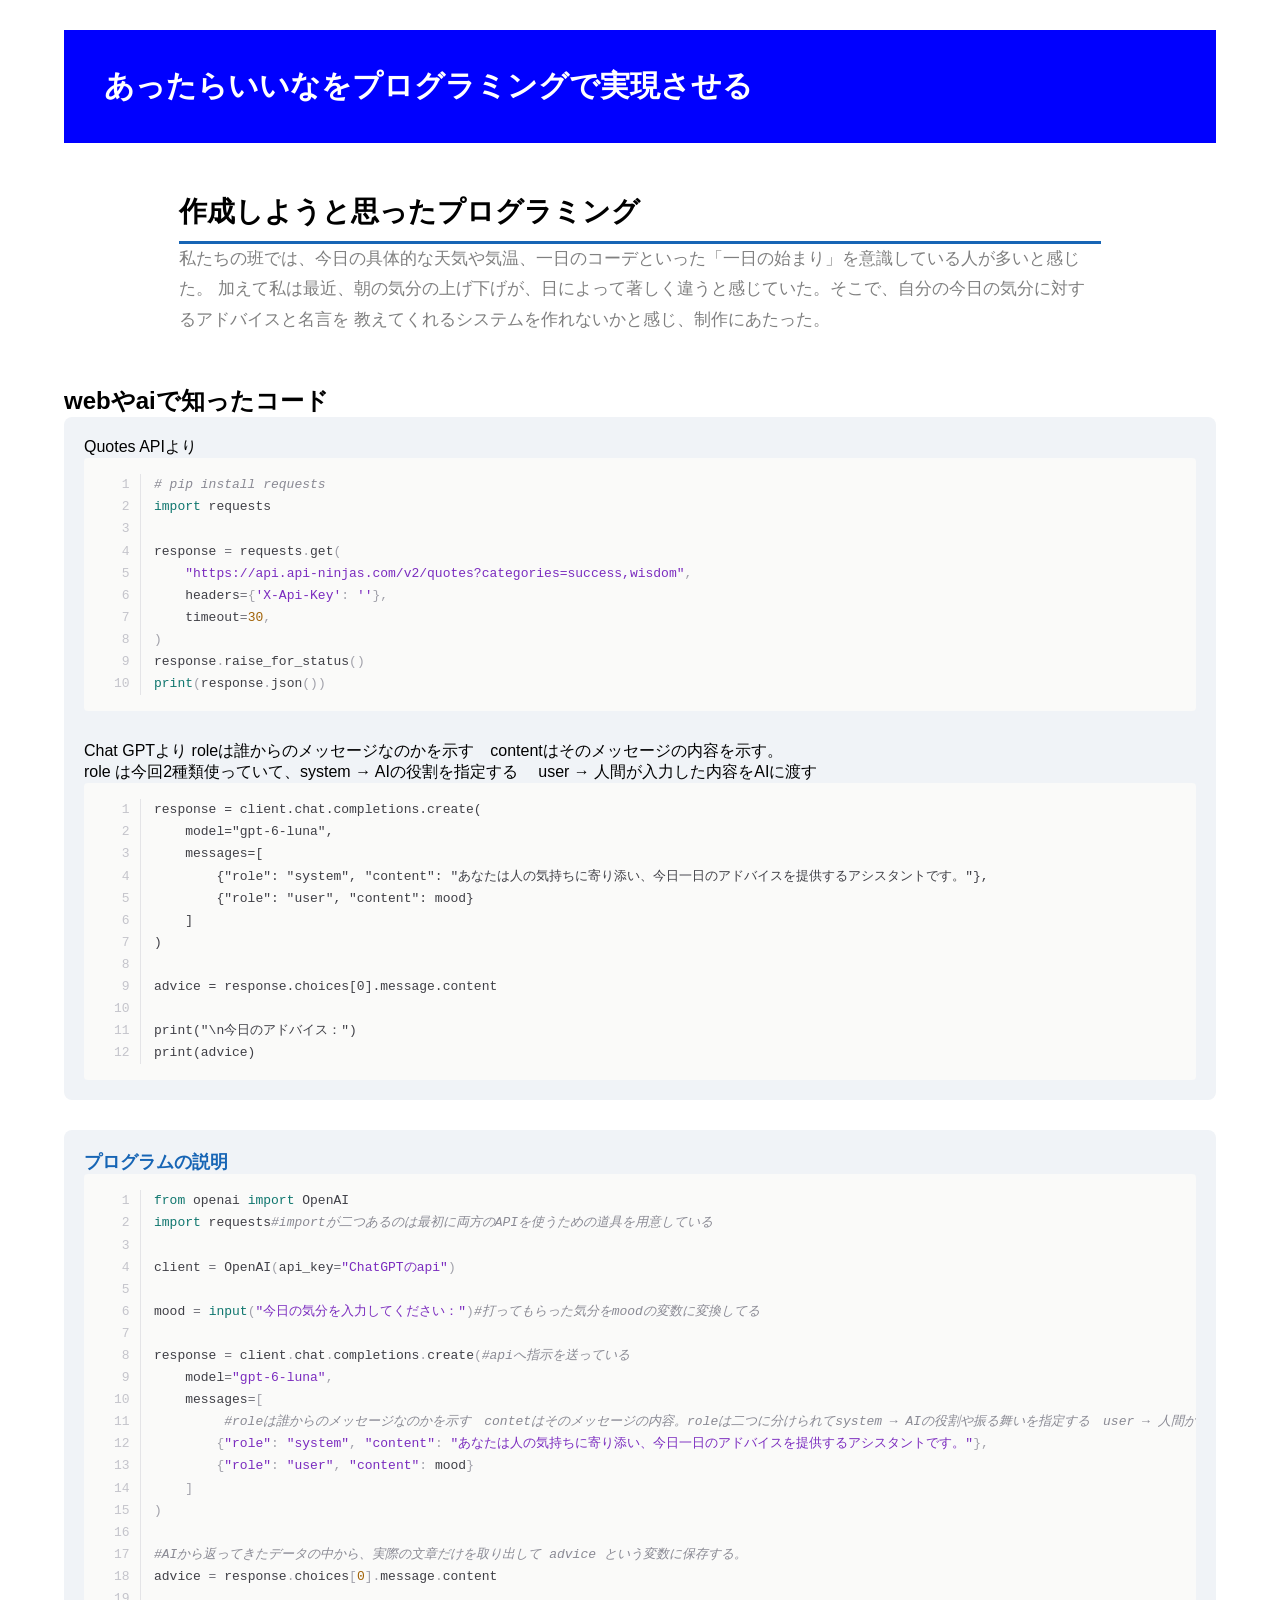
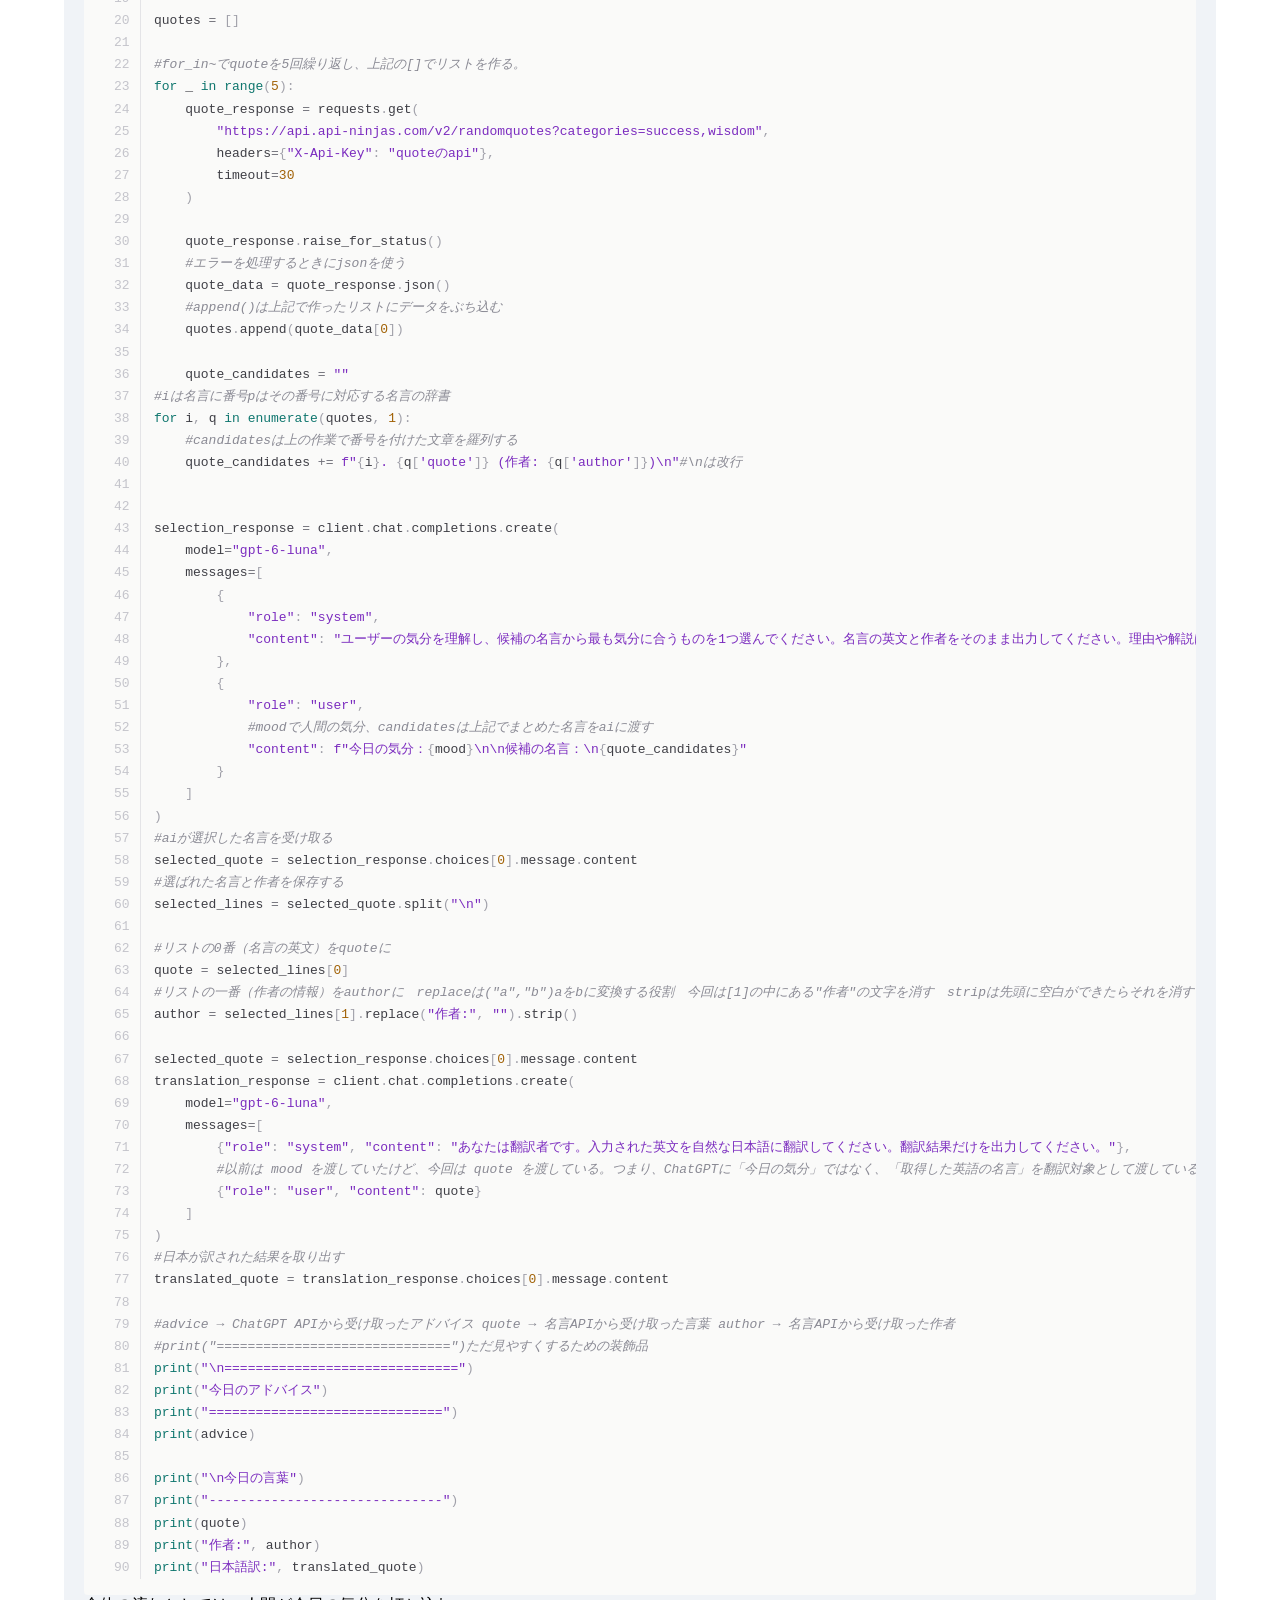
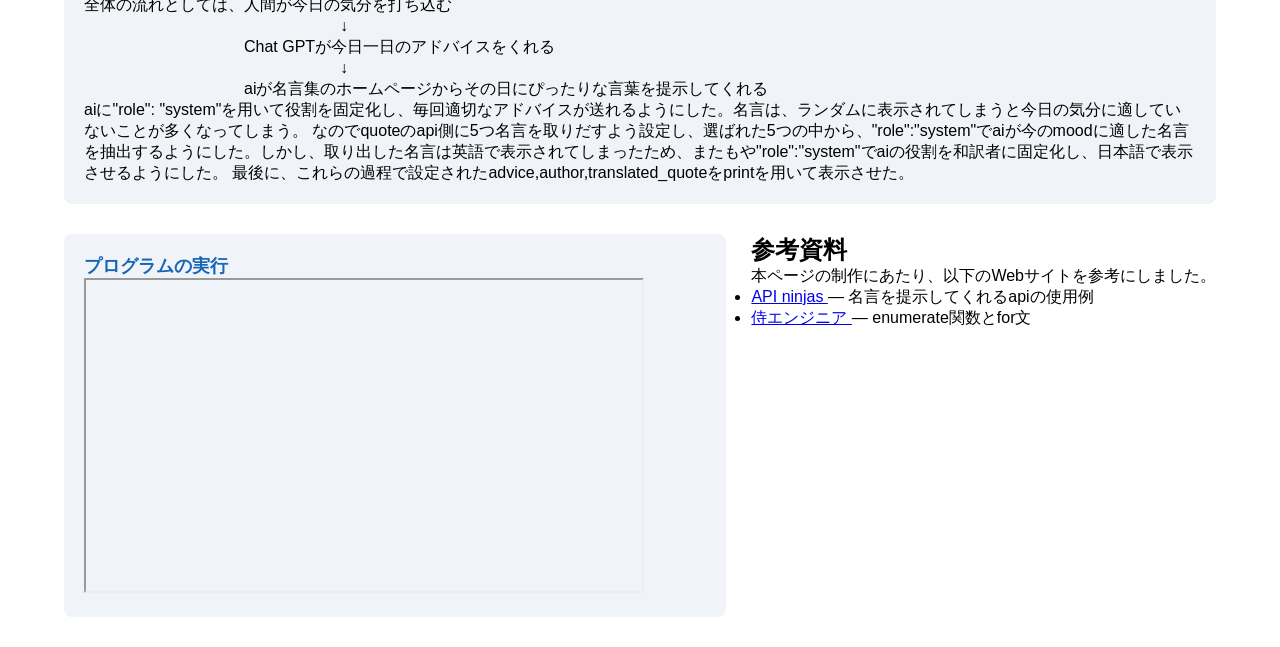
<file: de12/5.html>
<!DOCTYPE html>
<html lang="ja">
<head>
  <meta charset="UTF-8">
  <title>イエオ</title>
  <link rel="stylesheet" href="css/style.css">
  <header class="top-header">
    <h1>あったらいいなをプログラミングで実現させる</h1>
</header>

<section class="purpose">
    <h2>作成しようと思ったプログラミング</h2>

    <p>私たちの班では、今日の具体的な天気や気温、一日のコーデといった「一日の始まり」を意識している人が多いと感じた。
       加えて私は最近、朝の気分の上げ下げが、日によって著しく違うと感じていた。そこで、自分の今日の気分に対するアドバイスと名言を
       教えてくれるシステムを作れないかと感じ、制作にあたった。   
    </p>
</section>

<section class="analysis">
    <h2>webやaiで知ったコード</h2>

    <div class="analysis-box">
        Quotes APIより
        
        <p><pre style="background:#FAFAF9;color:#3f3f46;font-family:ui-monospace, SFMono-Regular, Menlo, Consolas, 'Courier New', monospace;font-size:13px;line-height:1.7;padding:16px 18px;margin:0;border-radius:4px;overflow-x:auto;white-space:pre;tab-size:4;-moz-tab-size:4;"><code style="font-family:inherit;background:none;padding:0;"><span style="display:inline-block;width:3em;margin-right:1em;padding-right:0.8em;text-align:right;color:#c4c4cb;border-right:1px solid #e4e4e7;user-select:none;-webkit-user-select:none;">1</span><span style="color:#8a8a94;font-style:italic;"># pip install requests</span>
<span style="display:inline-block;width:3em;margin-right:1em;padding-right:0.8em;text-align:right;color:#c4c4cb;border-right:1px solid #e4e4e7;user-select:none;-webkit-user-select:none;">2</span><span style="color:#0f766e;">import</span> requests
<span style="display:inline-block;width:3em;margin-right:1em;padding-right:0.8em;text-align:right;color:#c4c4cb;border-right:1px solid #e4e4e7;user-select:none;-webkit-user-select:none;">3</span>
<span style="display:inline-block;width:3em;margin-right:1em;padding-right:0.8em;text-align:right;color:#c4c4cb;border-right:1px solid #e4e4e7;user-select:none;-webkit-user-select:none;">4</span>response <span style="color:#71717a;">=</span> requests<span style="color:#a1a1aa;">.</span>get<span style="color:#a1a1aa;">(</span>
<span style="display:inline-block;width:3em;margin-right:1em;padding-right:0.8em;text-align:right;color:#c4c4cb;border-right:1px solid #e4e4e7;user-select:none;-webkit-user-select:none;">5</span>    <span style="color:#7B2CBF;">"https://api.api-ninjas.com/v2/quotes?categories=success,wisdom"</span><span style="color:#a1a1aa;">,</span>
<span style="display:inline-block;width:3em;margin-right:1em;padding-right:0.8em;text-align:right;color:#c4c4cb;border-right:1px solid #e4e4e7;user-select:none;-webkit-user-select:none;">6</span>    headers<span style="color:#71717a;">=</span><span style="color:#a1a1aa;">{</span><span style="color:#7B2CBF;">'X-Api-Key'</span><span style="color:#a1a1aa;">:</span> <span style="color:#7B2CBF;">''</span><span style="color:#a1a1aa;">}</span><span style="color:#a1a1aa;">,</span>
<span style="display:inline-block;width:3em;margin-right:1em;padding-right:0.8em;text-align:right;color:#c4c4cb;border-right:1px solid #e4e4e7;user-select:none;-webkit-user-select:none;">7</span>    timeout<span style="color:#71717a;">=</span><span style="color:#a16207;">30</span><span style="color:#a1a1aa;">,</span>
<span style="display:inline-block;width:3em;margin-right:1em;padding-right:0.8em;text-align:right;color:#c4c4cb;border-right:1px solid #e4e4e7;user-select:none;-webkit-user-select:none;">8</span><span style="color:#a1a1aa;">)</span>
<span style="display:inline-block;width:3em;margin-right:1em;padding-right:0.8em;text-align:right;color:#c4c4cb;border-right:1px solid #e4e4e7;user-select:none;-webkit-user-select:none;">9</span>response<span style="color:#a1a1aa;">.</span>raise_for_status<span style="color:#a1a1aa;">(</span><span style="color:#a1a1aa;">)</span>
<span style="display:inline-block;width:3em;margin-right:1em;padding-right:0.8em;text-align:right;color:#c4c4cb;border-right:1px solid #e4e4e7;user-select:none;-webkit-user-select:none;">10</span><span style="color:#0f766e;">print</span><span style="color:#a1a1aa;">(</span>response<span style="color:#a1a1aa;">.</span>json<span style="color:#a1a1aa;">(</span><span style="color:#a1a1aa;">)</span><span style="color:#a1a1aa;">)</span></code></pre>
        </p>   
<div style="margin-top: 30px;">
Chat GPTより
roleは誰からのメッセージなのかを示す　contentはそのメッセージの内容を示す。<br>
role は今回2種類使っていて、system → AIの役割を指定する　 user → 人間が入力した内容をAIに渡す
<p>
    <pre style="background:#FAFAF9;color:#3f3f46;font-family:ui-monospace, SFMono-Regular, Menlo, Consolas, 'Courier New', monospace;font-size:13px;line-height:1.7;padding:16px 18px;margin:0;border-radius:4px;overflow-x:auto;white-space:pre;tab-size:4;-moz-tab-size:4;"><code style="font-family:inherit;background:none;padding:0;"><span style="display:inline-block;width:3em;margin-right:1em;padding-right:0.8em;text-align:right;color:#c4c4cb;border-right:1px solid #e4e4e7;user-select:none;-webkit-user-select:none;">1</span>response = client.chat.completions.create(
<span style="display:inline-block;width:3em;margin-right:1em;padding-right:0.8em;text-align:right;color:#c4c4cb;border-right:1px solid #e4e4e7;user-select:none;-webkit-user-select:none;">2</span>    model="gpt-6-luna",
<span style="display:inline-block;width:3em;margin-right:1em;padding-right:0.8em;text-align:right;color:#c4c4cb;border-right:1px solid #e4e4e7;user-select:none;-webkit-user-select:none;">3</span>    messages=[
<span style="display:inline-block;width:3em;margin-right:1em;padding-right:0.8em;text-align:right;color:#c4c4cb;border-right:1px solid #e4e4e7;user-select:none;-webkit-user-select:none;">4</span>        {"role": "system", "content": "あなたは人の気持ちに寄り添い、今日一日のアドバイスを提供するアシスタントです。"},
<span style="display:inline-block;width:3em;margin-right:1em;padding-right:0.8em;text-align:right;color:#c4c4cb;border-right:1px solid #e4e4e7;user-select:none;-webkit-user-select:none;">5</span>        {"role": "user", "content": mood}
<span style="display:inline-block;width:3em;margin-right:1em;padding-right:0.8em;text-align:right;color:#c4c4cb;border-right:1px solid #e4e4e7;user-select:none;-webkit-user-select:none;">6</span>    ]
<span style="display:inline-block;width:3em;margin-right:1em;padding-right:0.8em;text-align:right;color:#c4c4cb;border-right:1px solid #e4e4e7;user-select:none;-webkit-user-select:none;">7</span>)
<span style="display:inline-block;width:3em;margin-right:1em;padding-right:0.8em;text-align:right;color:#c4c4cb;border-right:1px solid #e4e4e7;user-select:none;-webkit-user-select:none;">8</span>
<span style="display:inline-block;width:3em;margin-right:1em;padding-right:0.8em;text-align:right;color:#c4c4cb;border-right:1px solid #e4e4e7;user-select:none;-webkit-user-select:none;">9</span>advice = response.choices[0].message.content
<span style="display:inline-block;width:3em;margin-right:1em;padding-right:0.8em;text-align:right;color:#c4c4cb;border-right:1px solid #e4e4e7;user-select:none;-webkit-user-select:none;">10</span>
<span style="display:inline-block;width:3em;margin-right:1em;padding-right:0.8em;text-align:right;color:#c4c4cb;border-right:1px solid #e4e4e7;user-select:none;-webkit-user-select:none;">11</span>print("\n今日のアドバイス：")
<span style="display:inline-block;width:3em;margin-right:1em;padding-right:0.8em;text-align:right;color:#c4c4cb;border-right:1px solid #e4e4e7;user-select:none;-webkit-user-select:none;">12</span>print(advice)</code></pre>
</p>
</div>
</div>
</section>

<section class="analysis">
    <div class="graph-container">
        <div class="analysis-box">
            <h3>プログラムの説明</h3>
<p>
<pre style="background:#FAFAF9;color:#3f3f46;font-family:ui-monospace, SFMono-Regular, Menlo, Consolas, 'Courier New', monospace;font-size:13px;line-height:1.7;padding:16px 18px;margin:0;border-radius:4px;overflow-x:auto;white-space:pre;tab-size:4;-moz-tab-size:4;"><code style="font-family:inherit;background:none;padding:0;"><span style="display:inline-block;width:3em;margin-right:1em;padding-right:0.8em;text-align:right;color:#c4c4cb;border-right:1px solid #e4e4e7;user-select:none;-webkit-user-select:none;">1</span><span style="color:#0f766e;">from</span> openai <span style="color:#0f766e;">import</span> OpenAI
<span style="display:inline-block;width:3em;margin-right:1em;padding-right:0.8em;text-align:right;color:#c4c4cb;border-right:1px solid #e4e4e7;user-select:none;-webkit-user-select:none;">2</span><span style="color:#0f766e;">import</span> requests<span style="color:#8a8a94;font-style:italic;">#importが二つあるのは最初に両方のAPIを使うための道具を用意している</span>
<span style="display:inline-block;width:3em;margin-right:1em;padding-right:0.8em;text-align:right;color:#c4c4cb;border-right:1px solid #e4e4e7;user-select:none;-webkit-user-select:none;">3</span>
<span style="display:inline-block;width:3em;margin-right:1em;padding-right:0.8em;text-align:right;color:#c4c4cb;border-right:1px solid #e4e4e7;user-select:none;-webkit-user-select:none;">4</span>client <span style="color:#71717a;">=</span> OpenAI<span style="color:#a1a1aa;">(</span>api_key<span style="color:#71717a;">=</span><span style="color:#7B2CBF;">"ChatGPTのapi"</span><span style="color:#a1a1aa;">)</span>
<span style="display:inline-block;width:3em;margin-right:1em;padding-right:0.8em;text-align:right;color:#c4c4cb;border-right:1px solid #e4e4e7;user-select:none;-webkit-user-select:none;">5</span>
<span style="display:inline-block;width:3em;margin-right:1em;padding-right:0.8em;text-align:right;color:#c4c4cb;border-right:1px solid #e4e4e7;user-select:none;-webkit-user-select:none;">6</span>mood <span style="color:#71717a;">=</span> <span style="color:#0f766e;">input</span><span style="color:#a1a1aa;">(</span><span style="color:#7B2CBF;">"今日の気分を入力してください："</span><span style="color:#a1a1aa;">)</span><span style="color:#8a8a94;font-style:italic;">#打ってもらった気分をmoodの変数に変換してる</span>
<span style="display:inline-block;width:3em;margin-right:1em;padding-right:0.8em;text-align:right;color:#c4c4cb;border-right:1px solid #e4e4e7;user-select:none;-webkit-user-select:none;">7</span>
<span style="display:inline-block;width:3em;margin-right:1em;padding-right:0.8em;text-align:right;color:#c4c4cb;border-right:1px solid #e4e4e7;user-select:none;-webkit-user-select:none;">8</span>response <span style="color:#71717a;">=</span> client<span style="color:#a1a1aa;">.</span>chat<span style="color:#a1a1aa;">.</span>completions<span style="color:#a1a1aa;">.</span>create<span style="color:#a1a1aa;">(</span><span style="color:#8a8a94;font-style:italic;">#apiへ指示を送っている</span>
<span style="display:inline-block;width:3em;margin-right:1em;padding-right:0.8em;text-align:right;color:#c4c4cb;border-right:1px solid #e4e4e7;user-select:none;-webkit-user-select:none;">9</span>    model<span style="color:#71717a;">=</span><span style="color:#7B2CBF;">"gpt-6-luna"</span><span style="color:#a1a1aa;">,</span>
<span style="display:inline-block;width:3em;margin-right:1em;padding-right:0.8em;text-align:right;color:#c4c4cb;border-right:1px solid #e4e4e7;user-select:none;-webkit-user-select:none;">10</span>    messages<span style="color:#71717a;">=</span><span style="color:#a1a1aa;">[</span>
<span style="display:inline-block;width:3em;margin-right:1em;padding-right:0.8em;text-align:right;color:#c4c4cb;border-right:1px solid #e4e4e7;user-select:none;-webkit-user-select:none;">11</span>         <span style="color:#8a8a94;font-style:italic;">#roleは誰からのメッセージなのかを示す　contetはそのメッセージの内容。roleは二つに分けられてsystem → AIの役割や振る舞いを指定する　user → 人間が入力した内容をAIに渡す これをすることで、人間のコメントに対して    aiがただ返答するのではなく、人にアドバイスを送るという信念をもって返答してくれる      </span>
<span style="display:inline-block;width:3em;margin-right:1em;padding-right:0.8em;text-align:right;color:#c4c4cb;border-right:1px solid #e4e4e7;user-select:none;-webkit-user-select:none;">12</span>        <span style="color:#a1a1aa;">{</span><span style="color:#7B2CBF;">"role"</span><span style="color:#a1a1aa;">:</span> <span style="color:#7B2CBF;">"system"</span><span style="color:#a1a1aa;">,</span> <span style="color:#7B2CBF;">"content"</span><span style="color:#a1a1aa;">:</span> <span style="color:#7B2CBF;">"あなたは人の気持ちに寄り添い、今日一日のアドバイスを提供するアシスタントです。"</span><span style="color:#a1a1aa;">}</span><span style="color:#a1a1aa;">,</span>
<span style="display:inline-block;width:3em;margin-right:1em;padding-right:0.8em;text-align:right;color:#c4c4cb;border-right:1px solid #e4e4e7;user-select:none;-webkit-user-select:none;">13</span>        <span style="color:#a1a1aa;">{</span><span style="color:#7B2CBF;">"role"</span><span style="color:#a1a1aa;">:</span> <span style="color:#7B2CBF;">"user"</span><span style="color:#a1a1aa;">,</span> <span style="color:#7B2CBF;">"content"</span><span style="color:#a1a1aa;">:</span> mood<span style="color:#a1a1aa;">}</span>
<span style="display:inline-block;width:3em;margin-right:1em;padding-right:0.8em;text-align:right;color:#c4c4cb;border-right:1px solid #e4e4e7;user-select:none;-webkit-user-select:none;">14</span>    <span style="color:#a1a1aa;">]</span>
<span style="display:inline-block;width:3em;margin-right:1em;padding-right:0.8em;text-align:right;color:#c4c4cb;border-right:1px solid #e4e4e7;user-select:none;-webkit-user-select:none;">15</span><span style="color:#a1a1aa;">)</span>
<span style="display:inline-block;width:3em;margin-right:1em;padding-right:0.8em;text-align:right;color:#c4c4cb;border-right:1px solid #e4e4e7;user-select:none;-webkit-user-select:none;">16</span>
<span style="display:inline-block;width:3em;margin-right:1em;padding-right:0.8em;text-align:right;color:#c4c4cb;border-right:1px solid #e4e4e7;user-select:none;-webkit-user-select:none;">17</span><span style="color:#8a8a94;font-style:italic;">#AIから返ってきたデータの中から、実際の文章だけを取り出して advice という変数に保存する。</span>
<span style="display:inline-block;width:3em;margin-right:1em;padding-right:0.8em;text-align:right;color:#c4c4cb;border-right:1px solid #e4e4e7;user-select:none;-webkit-user-select:none;">18</span>advice <span style="color:#71717a;">=</span> response<span style="color:#a1a1aa;">.</span>choices<span style="color:#a1a1aa;">[</span><span style="color:#a16207;">0</span><span style="color:#a1a1aa;">]</span><span style="color:#a1a1aa;">.</span>message<span style="color:#a1a1aa;">.</span>content
<span style="display:inline-block;width:3em;margin-right:1em;padding-right:0.8em;text-align:right;color:#c4c4cb;border-right:1px solid #e4e4e7;user-select:none;-webkit-user-select:none;">19</span>
<span style="display:inline-block;width:3em;margin-right:1em;padding-right:0.8em;text-align:right;color:#c4c4cb;border-right:1px solid #e4e4e7;user-select:none;-webkit-user-select:none;">20</span>quotes <span style="color:#71717a;">=</span> <span style="color:#a1a1aa;">[</span><span style="color:#a1a1aa;">]</span>
<span style="display:inline-block;width:3em;margin-right:1em;padding-right:0.8em;text-align:right;color:#c4c4cb;border-right:1px solid #e4e4e7;user-select:none;-webkit-user-select:none;">21</span>
<span style="display:inline-block;width:3em;margin-right:1em;padding-right:0.8em;text-align:right;color:#c4c4cb;border-right:1px solid #e4e4e7;user-select:none;-webkit-user-select:none;">22</span><span style="color:#8a8a94;font-style:italic;">#for_in~でquoteを5回繰り返し、上記の[]でリストを作る。</span>
<span style="display:inline-block;width:3em;margin-right:1em;padding-right:0.8em;text-align:right;color:#c4c4cb;border-right:1px solid #e4e4e7;user-select:none;-webkit-user-select:none;">23</span><span style="color:#0f766e;">for</span> _ <span style="color:#0f766e;">in</span> <span style="color:#0f766e;">range</span><span style="color:#a1a1aa;">(</span><span style="color:#a16207;">5</span><span style="color:#a1a1aa;">)</span><span style="color:#a1a1aa;">:</span>
<span style="display:inline-block;width:3em;margin-right:1em;padding-right:0.8em;text-align:right;color:#c4c4cb;border-right:1px solid #e4e4e7;user-select:none;-webkit-user-select:none;">24</span>    quote_response <span style="color:#71717a;">=</span> requests<span style="color:#a1a1aa;">.</span>get<span style="color:#a1a1aa;">(</span>
<span style="display:inline-block;width:3em;margin-right:1em;padding-right:0.8em;text-align:right;color:#c4c4cb;border-right:1px solid #e4e4e7;user-select:none;-webkit-user-select:none;">25</span>        <span style="color:#7B2CBF;">"https://api.api-ninjas.com/v2/randomquotes?categories=success,wisdom"</span><span style="color:#a1a1aa;">,</span>
<span style="display:inline-block;width:3em;margin-right:1em;padding-right:0.8em;text-align:right;color:#c4c4cb;border-right:1px solid #e4e4e7;user-select:none;-webkit-user-select:none;">26</span>        headers<span style="color:#71717a;">=</span><span style="color:#a1a1aa;">{</span><span style="color:#7B2CBF;">"X-Api-Key"</span><span style="color:#a1a1aa;">:</span> <span style="color:#7B2CBF;">"quoteのapi"</span><span style="color:#a1a1aa;">}</span><span style="color:#a1a1aa;">,</span>
<span style="display:inline-block;width:3em;margin-right:1em;padding-right:0.8em;text-align:right;color:#c4c4cb;border-right:1px solid #e4e4e7;user-select:none;-webkit-user-select:none;">27</span>        timeout<span style="color:#71717a;">=</span><span style="color:#a16207;">30</span>
<span style="display:inline-block;width:3em;margin-right:1em;padding-right:0.8em;text-align:right;color:#c4c4cb;border-right:1px solid #e4e4e7;user-select:none;-webkit-user-select:none;">28</span>    <span style="color:#a1a1aa;">)</span>
<span style="display:inline-block;width:3em;margin-right:1em;padding-right:0.8em;text-align:right;color:#c4c4cb;border-right:1px solid #e4e4e7;user-select:none;-webkit-user-select:none;">29</span>
<span style="display:inline-block;width:3em;margin-right:1em;padding-right:0.8em;text-align:right;color:#c4c4cb;border-right:1px solid #e4e4e7;user-select:none;-webkit-user-select:none;">30</span>    quote_response<span style="color:#a1a1aa;">.</span>raise_for_status<span style="color:#a1a1aa;">(</span><span style="color:#a1a1aa;">)</span>
<span style="display:inline-block;width:3em;margin-right:1em;padding-right:0.8em;text-align:right;color:#c4c4cb;border-right:1px solid #e4e4e7;user-select:none;-webkit-user-select:none;">31</span>    <span style="color:#8a8a94;font-style:italic;">#エラーを処理するときにjsonを使う</span>
<span style="display:inline-block;width:3em;margin-right:1em;padding-right:0.8em;text-align:right;color:#c4c4cb;border-right:1px solid #e4e4e7;user-select:none;-webkit-user-select:none;">32</span>    quote_data <span style="color:#71717a;">=</span> quote_response<span style="color:#a1a1aa;">.</span>json<span style="color:#a1a1aa;">(</span><span style="color:#a1a1aa;">)</span>
<span style="display:inline-block;width:3em;margin-right:1em;padding-right:0.8em;text-align:right;color:#c4c4cb;border-right:1px solid #e4e4e7;user-select:none;-webkit-user-select:none;">33</span>    <span style="color:#8a8a94;font-style:italic;">#append()は上記で作ったリストにデータをぶち込む</span>
<span style="display:inline-block;width:3em;margin-right:1em;padding-right:0.8em;text-align:right;color:#c4c4cb;border-right:1px solid #e4e4e7;user-select:none;-webkit-user-select:none;">34</span>    quotes<span style="color:#a1a1aa;">.</span>append<span style="color:#a1a1aa;">(</span>quote_data<span style="color:#a1a1aa;">[</span><span style="color:#a16207;">0</span><span style="color:#a1a1aa;">]</span><span style="color:#a1a1aa;">)</span>
<span style="display:inline-block;width:3em;margin-right:1em;padding-right:0.8em;text-align:right;color:#c4c4cb;border-right:1px solid #e4e4e7;user-select:none;-webkit-user-select:none;">35</span>    
<span style="display:inline-block;width:3em;margin-right:1em;padding-right:0.8em;text-align:right;color:#c4c4cb;border-right:1px solid #e4e4e7;user-select:none;-webkit-user-select:none;">36</span>    quote_candidates <span style="color:#71717a;">=</span> <span style="color:#7B2CBF;">""</span>
<span style="display:inline-block;width:3em;margin-right:1em;padding-right:0.8em;text-align:right;color:#c4c4cb;border-right:1px solid #e4e4e7;user-select:none;-webkit-user-select:none;">37</span><span style="color:#8a8a94;font-style:italic;">#iは名言に番号pはその番号に対応する名言の辞書</span>
<span style="display:inline-block;width:3em;margin-right:1em;padding-right:0.8em;text-align:right;color:#c4c4cb;border-right:1px solid #e4e4e7;user-select:none;-webkit-user-select:none;">38</span><span style="color:#0f766e;">for</span> i<span style="color:#a1a1aa;">,</span> q <span style="color:#0f766e;">in</span> <span style="color:#0f766e;">enumerate</span><span style="color:#a1a1aa;">(</span>quotes<span style="color:#a1a1aa;">,</span> <span style="color:#a16207;">1</span><span style="color:#a1a1aa;">)</span><span style="color:#a1a1aa;">:</span>
<span style="display:inline-block;width:3em;margin-right:1em;padding-right:0.8em;text-align:right;color:#c4c4cb;border-right:1px solid #e4e4e7;user-select:none;-webkit-user-select:none;">39</span>    <span style="color:#8a8a94;font-style:italic;">#candidatesは上の作業で番号を付けた文章を羅列する</span>
<span style="display:inline-block;width:3em;margin-right:1em;padding-right:0.8em;text-align:right;color:#c4c4cb;border-right:1px solid #e4e4e7;user-select:none;-webkit-user-select:none;">40</span>    quote_candidates <span style="color:#71717a;">+=</span> <span><span style="color:#7B2CBF;">f"</span><span><span style="color:#a1a1aa;">{</span>i<span style="color:#a1a1aa;">}</span></span><span style="color:#7B2CBF;">. </span><span><span style="color:#a1a1aa;">{</span>q<span style="color:#a1a1aa;">[</span><span style="color:#7B2CBF;">'quote'</span><span style="color:#a1a1aa;">]</span><span style="color:#a1a1aa;">}</span></span><span style="color:#7B2CBF;"> (作者: </span><span><span style="color:#a1a1aa;">{</span>q<span style="color:#a1a1aa;">[</span><span style="color:#7B2CBF;">'author'</span><span style="color:#a1a1aa;">]</span><span style="color:#a1a1aa;">}</span></span><span style="color:#7B2CBF;">)\n"</span></span><span style="color:#8a8a94;font-style:italic;">#\nは改行</span>
<span style="display:inline-block;width:3em;margin-right:1em;padding-right:0.8em;text-align:right;color:#c4c4cb;border-right:1px solid #e4e4e7;user-select:none;-webkit-user-select:none;">41</span>
<span style="display:inline-block;width:3em;margin-right:1em;padding-right:0.8em;text-align:right;color:#c4c4cb;border-right:1px solid #e4e4e7;user-select:none;-webkit-user-select:none;">42</span>
<span style="display:inline-block;width:3em;margin-right:1em;padding-right:0.8em;text-align:right;color:#c4c4cb;border-right:1px solid #e4e4e7;user-select:none;-webkit-user-select:none;">43</span>selection_response <span style="color:#71717a;">=</span> client<span style="color:#a1a1aa;">.</span>chat<span style="color:#a1a1aa;">.</span>completions<span style="color:#a1a1aa;">.</span>create<span style="color:#a1a1aa;">(</span>
<span style="display:inline-block;width:3em;margin-right:1em;padding-right:0.8em;text-align:right;color:#c4c4cb;border-right:1px solid #e4e4e7;user-select:none;-webkit-user-select:none;">44</span>    model<span style="color:#71717a;">=</span><span style="color:#7B2CBF;">"gpt-6-luna"</span><span style="color:#a1a1aa;">,</span>
<span style="display:inline-block;width:3em;margin-right:1em;padding-right:0.8em;text-align:right;color:#c4c4cb;border-right:1px solid #e4e4e7;user-select:none;-webkit-user-select:none;">45</span>    messages<span style="color:#71717a;">=</span><span style="color:#a1a1aa;">[</span>
<span style="display:inline-block;width:3em;margin-right:1em;padding-right:0.8em;text-align:right;color:#c4c4cb;border-right:1px solid #e4e4e7;user-select:none;-webkit-user-select:none;">46</span>        <span style="color:#a1a1aa;">{</span>
<span style="display:inline-block;width:3em;margin-right:1em;padding-right:0.8em;text-align:right;color:#c4c4cb;border-right:1px solid #e4e4e7;user-select:none;-webkit-user-select:none;">47</span>            <span style="color:#7B2CBF;">"role"</span><span style="color:#a1a1aa;">:</span> <span style="color:#7B2CBF;">"system"</span><span style="color:#a1a1aa;">,</span>
<span style="display:inline-block;width:3em;margin-right:1em;padding-right:0.8em;text-align:right;color:#c4c4cb;border-right:1px solid #e4e4e7;user-select:none;-webkit-user-select:none;">48</span>            <span style="color:#7B2CBF;">"content"</span><span style="color:#a1a1aa;">:</span> <span style="color:#7B2CBF;">"ユーザーの気分を理解し、候補の名言から最も気分に合うものを1つ選んでください。名言の英文と作者をそのまま出力してください。理由や解説は不要です。出力形式は名言の英文、改行、作者名の順にしてください。"</span>
<span style="display:inline-block;width:3em;margin-right:1em;padding-right:0.8em;text-align:right;color:#c4c4cb;border-right:1px solid #e4e4e7;user-select:none;-webkit-user-select:none;">49</span>        <span style="color:#a1a1aa;">}</span><span style="color:#a1a1aa;">,</span>
<span style="display:inline-block;width:3em;margin-right:1em;padding-right:0.8em;text-align:right;color:#c4c4cb;border-right:1px solid #e4e4e7;user-select:none;-webkit-user-select:none;">50</span>        <span style="color:#a1a1aa;">{</span>
<span style="display:inline-block;width:3em;margin-right:1em;padding-right:0.8em;text-align:right;color:#c4c4cb;border-right:1px solid #e4e4e7;user-select:none;-webkit-user-select:none;">51</span>            <span style="color:#7B2CBF;">"role"</span><span style="color:#a1a1aa;">:</span> <span style="color:#7B2CBF;">"user"</span><span style="color:#a1a1aa;">,</span>
<span style="display:inline-block;width:3em;margin-right:1em;padding-right:0.8em;text-align:right;color:#c4c4cb;border-right:1px solid #e4e4e7;user-select:none;-webkit-user-select:none;">52</span>            <span style="color:#8a8a94;font-style:italic;">#moodで人間の気分、candidatesは上記でまとめた名言をaiに渡す</span>
<span style="display:inline-block;width:3em;margin-right:1em;padding-right:0.8em;text-align:right;color:#c4c4cb;border-right:1px solid #e4e4e7;user-select:none;-webkit-user-select:none;">53</span>            <span style="color:#7B2CBF;">"content"</span><span style="color:#a1a1aa;">:</span> <span><span style="color:#7B2CBF;">f"今日の気分：</span><span><span style="color:#a1a1aa;">{</span>mood<span style="color:#a1a1aa;">}</span></span><span style="color:#7B2CBF;">\n\n候補の名言：\n</span><span><span style="color:#a1a1aa;">{</span>quote_candidates<span style="color:#a1a1aa;">}</span></span><span style="color:#7B2CBF;">"</span></span>
<span style="display:inline-block;width:3em;margin-right:1em;padding-right:0.8em;text-align:right;color:#c4c4cb;border-right:1px solid #e4e4e7;user-select:none;-webkit-user-select:none;">54</span>        <span style="color:#a1a1aa;">}</span>
<span style="display:inline-block;width:3em;margin-right:1em;padding-right:0.8em;text-align:right;color:#c4c4cb;border-right:1px solid #e4e4e7;user-select:none;-webkit-user-select:none;">55</span>    <span style="color:#a1a1aa;">]</span>
<span style="display:inline-block;width:3em;margin-right:1em;padding-right:0.8em;text-align:right;color:#c4c4cb;border-right:1px solid #e4e4e7;user-select:none;-webkit-user-select:none;">56</span><span style="color:#a1a1aa;">)</span>
<span style="display:inline-block;width:3em;margin-right:1em;padding-right:0.8em;text-align:right;color:#c4c4cb;border-right:1px solid #e4e4e7;user-select:none;-webkit-user-select:none;">57</span><span style="color:#8a8a94;font-style:italic;">#aiが選択した名言を受け取る</span>
<span style="display:inline-block;width:3em;margin-right:1em;padding-right:0.8em;text-align:right;color:#c4c4cb;border-right:1px solid #e4e4e7;user-select:none;-webkit-user-select:none;">58</span>selected_quote <span style="color:#71717a;">=</span> selection_response<span style="color:#a1a1aa;">.</span>choices<span style="color:#a1a1aa;">[</span><span style="color:#a16207;">0</span><span style="color:#a1a1aa;">]</span><span style="color:#a1a1aa;">.</span>message<span style="color:#a1a1aa;">.</span>content
<span style="display:inline-block;width:3em;margin-right:1em;padding-right:0.8em;text-align:right;color:#c4c4cb;border-right:1px solid #e4e4e7;user-select:none;-webkit-user-select:none;">59</span><span style="color:#8a8a94;font-style:italic;">#選ばれた名言と作者を保存する</span>
<span style="display:inline-block;width:3em;margin-right:1em;padding-right:0.8em;text-align:right;color:#c4c4cb;border-right:1px solid #e4e4e7;user-select:none;-webkit-user-select:none;">60</span>selected_lines <span style="color:#71717a;">=</span> selected_quote<span style="color:#a1a1aa;">.</span>split<span style="color:#a1a1aa;">(</span><span style="color:#7B2CBF;">"\n"</span><span style="color:#a1a1aa;">)</span>
<span style="display:inline-block;width:3em;margin-right:1em;padding-right:0.8em;text-align:right;color:#c4c4cb;border-right:1px solid #e4e4e7;user-select:none;-webkit-user-select:none;">61</span>
<span style="display:inline-block;width:3em;margin-right:1em;padding-right:0.8em;text-align:right;color:#c4c4cb;border-right:1px solid #e4e4e7;user-select:none;-webkit-user-select:none;">62</span><span style="color:#8a8a94;font-style:italic;">#リストの0番（名言の英文）をquoteに</span>
<span style="display:inline-block;width:3em;margin-right:1em;padding-right:0.8em;text-align:right;color:#c4c4cb;border-right:1px solid #e4e4e7;user-select:none;-webkit-user-select:none;">63</span>quote <span style="color:#71717a;">=</span> selected_lines<span style="color:#a1a1aa;">[</span><span style="color:#a16207;">0</span><span style="color:#a1a1aa;">]</span>
<span style="display:inline-block;width:3em;margin-right:1em;padding-right:0.8em;text-align:right;color:#c4c4cb;border-right:1px solid #e4e4e7;user-select:none;-webkit-user-select:none;">64</span><span style="color:#8a8a94;font-style:italic;">#リストの一番（作者の情報）をauthorに　replaceは("a","b")aをbに変換する役割　今回は[1]の中にある"作者"の文字を消す　stripは先頭に空白ができたらそれを消す</span>
<span style="display:inline-block;width:3em;margin-right:1em;padding-right:0.8em;text-align:right;color:#c4c4cb;border-right:1px solid #e4e4e7;user-select:none;-webkit-user-select:none;">65</span>author <span style="color:#71717a;">=</span> selected_lines<span style="color:#a1a1aa;">[</span><span style="color:#a16207;">1</span><span style="color:#a1a1aa;">]</span><span style="color:#a1a1aa;">.</span>replace<span style="color:#a1a1aa;">(</span><span style="color:#7B2CBF;">"作者:"</span><span style="color:#a1a1aa;">,</span> <span style="color:#7B2CBF;">""</span><span style="color:#a1a1aa;">)</span><span style="color:#a1a1aa;">.</span>strip<span style="color:#a1a1aa;">(</span><span style="color:#a1a1aa;">)</span>
<span style="display:inline-block;width:3em;margin-right:1em;padding-right:0.8em;text-align:right;color:#c4c4cb;border-right:1px solid #e4e4e7;user-select:none;-webkit-user-select:none;">66</span>
<span style="display:inline-block;width:3em;margin-right:1em;padding-right:0.8em;text-align:right;color:#c4c4cb;border-right:1px solid #e4e4e7;user-select:none;-webkit-user-select:none;">67</span>selected_quote <span style="color:#71717a;">=</span> selection_response<span style="color:#a1a1aa;">.</span>choices<span style="color:#a1a1aa;">[</span><span style="color:#a16207;">0</span><span style="color:#a1a1aa;">]</span><span style="color:#a1a1aa;">.</span>message<span style="color:#a1a1aa;">.</span>content
<span style="display:inline-block;width:3em;margin-right:1em;padding-right:0.8em;text-align:right;color:#c4c4cb;border-right:1px solid #e4e4e7;user-select:none;-webkit-user-select:none;">68</span>translation_response <span style="color:#71717a;">=</span> client<span style="color:#a1a1aa;">.</span>chat<span style="color:#a1a1aa;">.</span>completions<span style="color:#a1a1aa;">.</span>create<span style="color:#a1a1aa;">(</span>
<span style="display:inline-block;width:3em;margin-right:1em;padding-right:0.8em;text-align:right;color:#c4c4cb;border-right:1px solid #e4e4e7;user-select:none;-webkit-user-select:none;">69</span>    model<span style="color:#71717a;">=</span><span style="color:#7B2CBF;">"gpt-6-luna"</span><span style="color:#a1a1aa;">,</span>
<span style="display:inline-block;width:3em;margin-right:1em;padding-right:0.8em;text-align:right;color:#c4c4cb;border-right:1px solid #e4e4e7;user-select:none;-webkit-user-select:none;">70</span>    messages<span style="color:#71717a;">=</span><span style="color:#a1a1aa;">[</span>
<span style="display:inline-block;width:3em;margin-right:1em;padding-right:0.8em;text-align:right;color:#c4c4cb;border-right:1px solid #e4e4e7;user-select:none;-webkit-user-select:none;">71</span>        <span style="color:#a1a1aa;">{</span><span style="color:#7B2CBF;">"role"</span><span style="color:#a1a1aa;">:</span> <span style="color:#7B2CBF;">"system"</span><span style="color:#a1a1aa;">,</span> <span style="color:#7B2CBF;">"content"</span><span style="color:#a1a1aa;">:</span> <span style="color:#7B2CBF;">"あなたは翻訳者です。入力された英文を自然な日本語に翻訳してください。翻訳結果だけを出力してください。"</span><span style="color:#a1a1aa;">}</span><span style="color:#a1a1aa;">,</span>
<span style="display:inline-block;width:3em;margin-right:1em;padding-right:0.8em;text-align:right;color:#c4c4cb;border-right:1px solid #e4e4e7;user-select:none;-webkit-user-select:none;">72</span>        <span style="color:#8a8a94;font-style:italic;">#以前は mood を渡していたけど、今回は quote を渡している。つまり、ChatGPTに「今日の気分」ではなく、「取得した英語の名言」を翻訳対象として渡している</span>
<span style="display:inline-block;width:3em;margin-right:1em;padding-right:0.8em;text-align:right;color:#c4c4cb;border-right:1px solid #e4e4e7;user-select:none;-webkit-user-select:none;">73</span>        <span style="color:#a1a1aa;">{</span><span style="color:#7B2CBF;">"role"</span><span style="color:#a1a1aa;">:</span> <span style="color:#7B2CBF;">"user"</span><span style="color:#a1a1aa;">,</span> <span style="color:#7B2CBF;">"content"</span><span style="color:#a1a1aa;">:</span> quote<span style="color:#a1a1aa;">}</span>
<span style="display:inline-block;width:3em;margin-right:1em;padding-right:0.8em;text-align:right;color:#c4c4cb;border-right:1px solid #e4e4e7;user-select:none;-webkit-user-select:none;">74</span>    <span style="color:#a1a1aa;">]</span>
<span style="display:inline-block;width:3em;margin-right:1em;padding-right:0.8em;text-align:right;color:#c4c4cb;border-right:1px solid #e4e4e7;user-select:none;-webkit-user-select:none;">75</span><span style="color:#a1a1aa;">)</span>
<span style="display:inline-block;width:3em;margin-right:1em;padding-right:0.8em;text-align:right;color:#c4c4cb;border-right:1px solid #e4e4e7;user-select:none;-webkit-user-select:none;">76</span><span style="color:#8a8a94;font-style:italic;">#日本が訳された結果を取り出す</span>
<span style="display:inline-block;width:3em;margin-right:1em;padding-right:0.8em;text-align:right;color:#c4c4cb;border-right:1px solid #e4e4e7;user-select:none;-webkit-user-select:none;">77</span>translated_quote <span style="color:#71717a;">=</span> translation_response<span style="color:#a1a1aa;">.</span>choices<span style="color:#a1a1aa;">[</span><span style="color:#a16207;">0</span><span style="color:#a1a1aa;">]</span><span style="color:#a1a1aa;">.</span>message<span style="color:#a1a1aa;">.</span>content
<span style="display:inline-block;width:3em;margin-right:1em;padding-right:0.8em;text-align:right;color:#c4c4cb;border-right:1px solid #e4e4e7;user-select:none;-webkit-user-select:none;">78</span>
<span style="display:inline-block;width:3em;margin-right:1em;padding-right:0.8em;text-align:right;color:#c4c4cb;border-right:1px solid #e4e4e7;user-select:none;-webkit-user-select:none;">79</span><span style="color:#8a8a94;font-style:italic;">#advice → ChatGPT APIから受け取ったアドバイス quote → 名言APIから受け取った言葉 author → 名言APIから受け取った作者</span>
<span style="display:inline-block;width:3em;margin-right:1em;padding-right:0.8em;text-align:right;color:#c4c4cb;border-right:1px solid #e4e4e7;user-select:none;-webkit-user-select:none;">80</span><span style="color:#8a8a94;font-style:italic;">#print("==============================")ただ見やすくするための装飾品</span>
<span style="display:inline-block;width:3em;margin-right:1em;padding-right:0.8em;text-align:right;color:#c4c4cb;border-right:1px solid #e4e4e7;user-select:none;-webkit-user-select:none;">81</span><span style="color:#0f766e;">print</span><span style="color:#a1a1aa;">(</span><span style="color:#7B2CBF;">"\n=============================="</span><span style="color:#a1a1aa;">)</span>
<span style="display:inline-block;width:3em;margin-right:1em;padding-right:0.8em;text-align:right;color:#c4c4cb;border-right:1px solid #e4e4e7;user-select:none;-webkit-user-select:none;">82</span><span style="color:#0f766e;">print</span><span style="color:#a1a1aa;">(</span><span style="color:#7B2CBF;">"今日のアドバイス"</span><span style="color:#a1a1aa;">)</span>
<span style="display:inline-block;width:3em;margin-right:1em;padding-right:0.8em;text-align:right;color:#c4c4cb;border-right:1px solid #e4e4e7;user-select:none;-webkit-user-select:none;">83</span><span style="color:#0f766e;">print</span><span style="color:#a1a1aa;">(</span><span style="color:#7B2CBF;">"=============================="</span><span style="color:#a1a1aa;">)</span>
<span style="display:inline-block;width:3em;margin-right:1em;padding-right:0.8em;text-align:right;color:#c4c4cb;border-right:1px solid #e4e4e7;user-select:none;-webkit-user-select:none;">84</span><span style="color:#0f766e;">print</span><span style="color:#a1a1aa;">(</span>advice<span style="color:#a1a1aa;">)</span>
<span style="display:inline-block;width:3em;margin-right:1em;padding-right:0.8em;text-align:right;color:#c4c4cb;border-right:1px solid #e4e4e7;user-select:none;-webkit-user-select:none;">85</span>
<span style="display:inline-block;width:3em;margin-right:1em;padding-right:0.8em;text-align:right;color:#c4c4cb;border-right:1px solid #e4e4e7;user-select:none;-webkit-user-select:none;">86</span><span style="color:#0f766e;">print</span><span style="color:#a1a1aa;">(</span><span style="color:#7B2CBF;">"\n今日の言葉"</span><span style="color:#a1a1aa;">)</span>
<span style="display:inline-block;width:3em;margin-right:1em;padding-right:0.8em;text-align:right;color:#c4c4cb;border-right:1px solid #e4e4e7;user-select:none;-webkit-user-select:none;">87</span><span style="color:#0f766e;">print</span><span style="color:#a1a1aa;">(</span><span style="color:#7B2CBF;">"------------------------------"</span><span style="color:#a1a1aa;">)</span>
<span style="display:inline-block;width:3em;margin-right:1em;padding-right:0.8em;text-align:right;color:#c4c4cb;border-right:1px solid #e4e4e7;user-select:none;-webkit-user-select:none;">88</span><span style="color:#0f766e;">print</span><span style="color:#a1a1aa;">(</span>quote<span style="color:#a1a1aa;">)</span>
<span style="display:inline-block;width:3em;margin-right:1em;padding-right:0.8em;text-align:right;color:#c4c4cb;border-right:1px solid #e4e4e7;user-select:none;-webkit-user-select:none;">89</span><span style="color:#0f766e;">print</span><span style="color:#a1a1aa;">(</span><span style="color:#7B2CBF;">"作者:"</span><span style="color:#a1a1aa;">,</span> author<span style="color:#a1a1aa;">)</span>
<span style="display:inline-block;width:3em;margin-right:1em;padding-right:0.8em;text-align:right;color:#c4c4cb;border-right:1px solid #e4e4e7;user-select:none;-webkit-user-select:none;">90</span><span style="color:#0f766e;">print</span><span style="color:#a1a1aa;">(</span><span style="color:#7B2CBF;">"日本語訳:"</span><span style="color:#a1a1aa;">,</span> translated_quote<span style="color:#a1a1aa;">)</span></code></pre>
</p>


 <div font-corol:black>  
全体の流れとしては、人間が今日の気分を打ち込む<br>
　　　　　　　　　　　　　　　　↓<br>
　　　　　　　　　　Chat GPTが今日一日のアドバイスをくれる<br>
　　　　　　　　　　　　　　　　↓<br>
　　　　　　　　　　aiが名言集のホームページからその日にぴったりな言葉を提示してくれる<br>
aiに"role": "system"を用いて役割を固定化し、毎回適切なアドバイスが送れるようにした。名言は、ランダムに表示されてしまうと今日の気分に適していないことが多くなってしまう。
なのでquoteのapi側に5つ名言を取りだすよう設定し、選ばれた5つの中から、"role":"system"でaiが今のmoodに適した名言を抽出するようにした。しかし、取り出した名言は英語で表示されてしまったため、またもや"role":"system"でaiの役割を和訳者に固定化し、日本語で表示させるようにした。
最後に、これらの過程で設定されたadvice,author,translated_quoteをprintを用いて表示させた。
 </div> 
        </div>
    </section>
<section class="analysis">
    <div class="graph-container">

        <div class="analysis-box">
            <h3>プログラムの実行</h3>
          <iframe width="560" height="315"
    src="https://www.youtube.com/embed/ZCFEDUIAHsw"
    title="プログラムの実行"
    allowfullscreen>
</iframe>
        </div>
 <div class="references">
    <h2>参考資料</h2>
    <p>本ページの制作にあたり、以下のWebサイトを参考にしました。</p>

    <ul>
        <li>
            <a href="https://api.api-ninjas.com/v2/quotes?categories=success%2Cwisdom" target="_blank">
               API ninjas
            </a>
            — 名言を提示してくれるapiの使用例
        </li>
    </ul>

    <ul>
        <li>
            <a href="https://www.sejuku.net/blog/22902" target="_blank">
               侍エンジニア
            </a>
            — enumerate関数とfor文
        </li>
    </ul>
</div>       

</section>
</file>
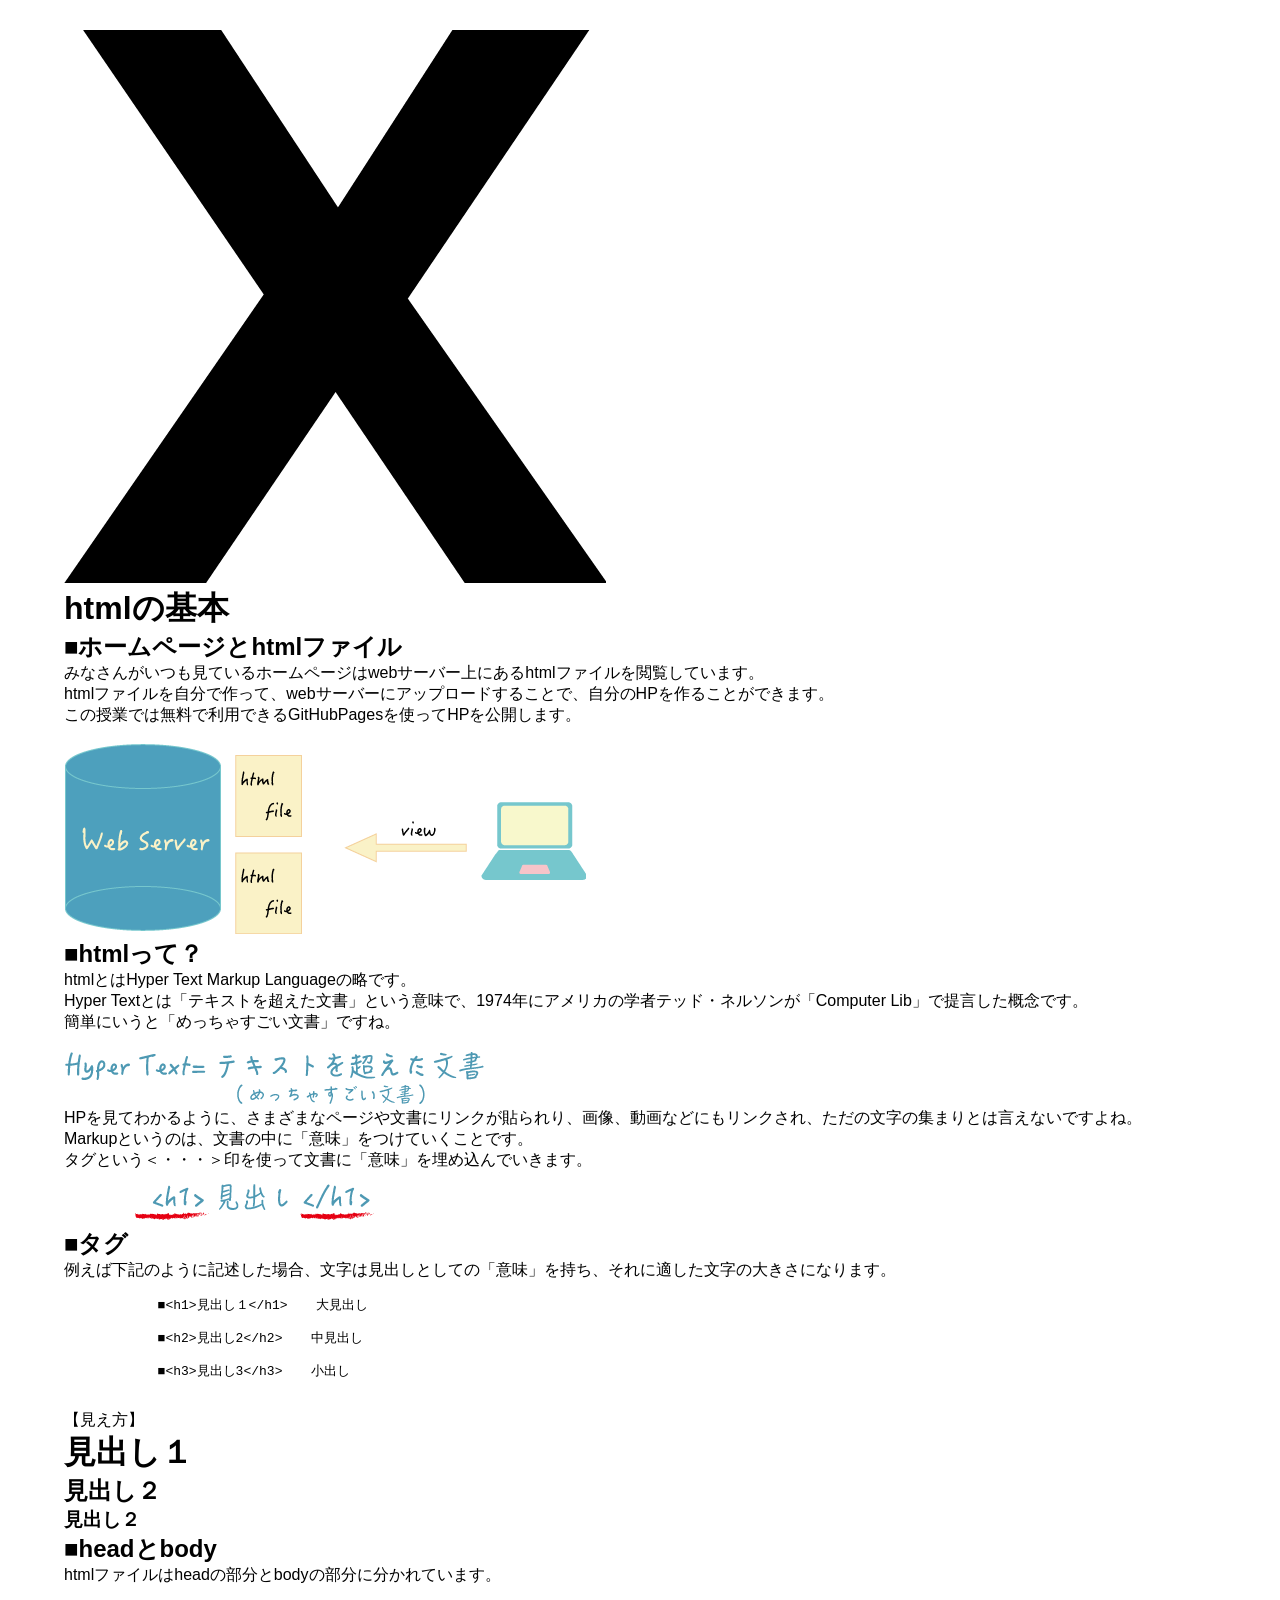
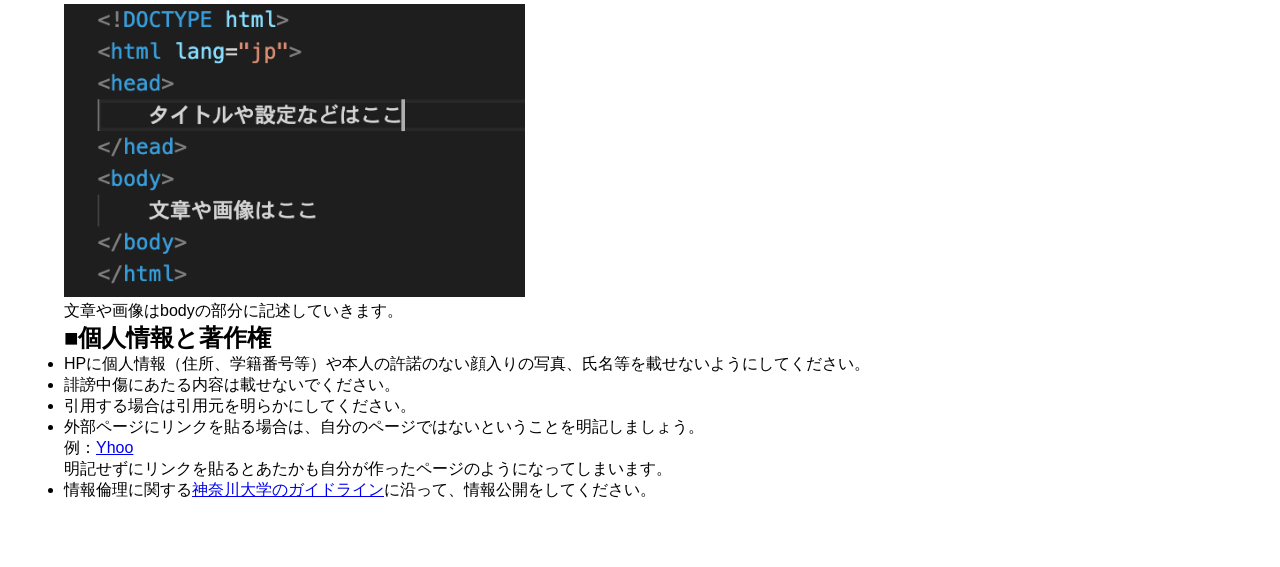
<file: de12/hp1.html>
<!DOCTYPE html>
<html lang="jp">
<head>
    <meta charset="UTF-8">
    <title>html_1</title>
    <link rel="stylesheet" href="./css/style.css">
    <link rel="shortcut icon" href="./images/xbp.ico">
</head>
<body>
    <logotohome>
    <a href="../index.html"><img src="./images/0_XBlogo.png" ></a>
    </logotohome>


    <h1>htmlの基本</h1>
    <h2>■ホームページとhtmlファイル</h2>
        <div>
            みなさんがいつも見ているホームページはwebサーバー上にあるhtmlファイルを閲覧しています。<br>
            htmlファイルを自分で作って、webサーバーにアップロードすることで、自分のHPを作ることができます。<br>
            この授業では無料で利用できるGitHubPagesを使ってHPを公開します。<br><br>
            <img src="./images/webserver_html.png">
        </div>
    <h2>■htmlって？</h2>
    <div>
        htmlとはHyper Text Markup Languageの略です。<br>
        Hyper Textとは「テキストを超えた文書」という意味で、1974年にアメリカの学者テッド・ネルソンが「Computer Lib」で提言した概念です。<br>
        簡単にいうと「めっちゃすごい文書」ですね。<br><br>
        <img src="./images/hypertxt.png"><br>
        HPを見てわかるように、さまざまなページや文書にリンクが貼られり、画像、動画などにもリンクされ、ただの文字の集まりとは言えないですよね。
    </div>
    <div>
        
        Markupというのは、文書の中に「意味」をつけていくことです。<br>
        タグという＜・・・＞印を使って文書に「意味」を埋め込んでいきます。<br>
        <img src="./images/tag.png">

    </div>
    


    <h2>■タグ</h2>
    <div>
        例えば下記のように記述した場合、文字は見出しとしての「意味」を持ち、それに適した文字の大きさになります。<br>
        <xmp>
            ■<h1>見出し１</h1>    大見出し
    
            ■<h2>見出し2</h2>    中見出し
    
            ■<h3>見出し3</h3>    小出し
    
        </xmp>
        【見え方】
        <h1>見出し１</h1>
        <h2>見出し２</h2>
        <h3>見出し２</h3>

    </div>
    
    <h2>■headとbody</h2>
    <div>
    htmlファイルはheadの部分とbodyの部分に分かれています。<br><br>
        <img src="./images/htmlbasic.png" width="40%">
        <br>
        文章や画像はbodyの部分に記述していきます。
    </div>

    <h2>■個人情報と著作権</h2>
    <div>
        <ul>
            <li>HPに個人情報（住所、学籍番号等）や本人の許諾のない顔入りの写真、氏名等を載せないようにしてください。</li>
            <li>誹謗中傷にあたる内容は載せないでください。</li>
            <li>引用する場合は引用元を明らかにしてください。</li>
            <li>外部ページにリンクを貼る場合は、自分のページではないということを明記しましょう。<br>例：<a href="https://www.yahoo.co.jp/">Yhoo</a><br>
            明記せずにリンクを貼るとあたかも自分が作ったページのようになってしまいます。 </li>
            <li>情報倫理に関する<a href="https://www.kanagawa-u.ac.jp/sns/guideline/" target="_blank">神奈川大学のガイドライン</a>に沿って、情報公開をしてください。</li>
        </ul>
    
    </div>






    
<br>
<br>


</body>
</html>
</file>
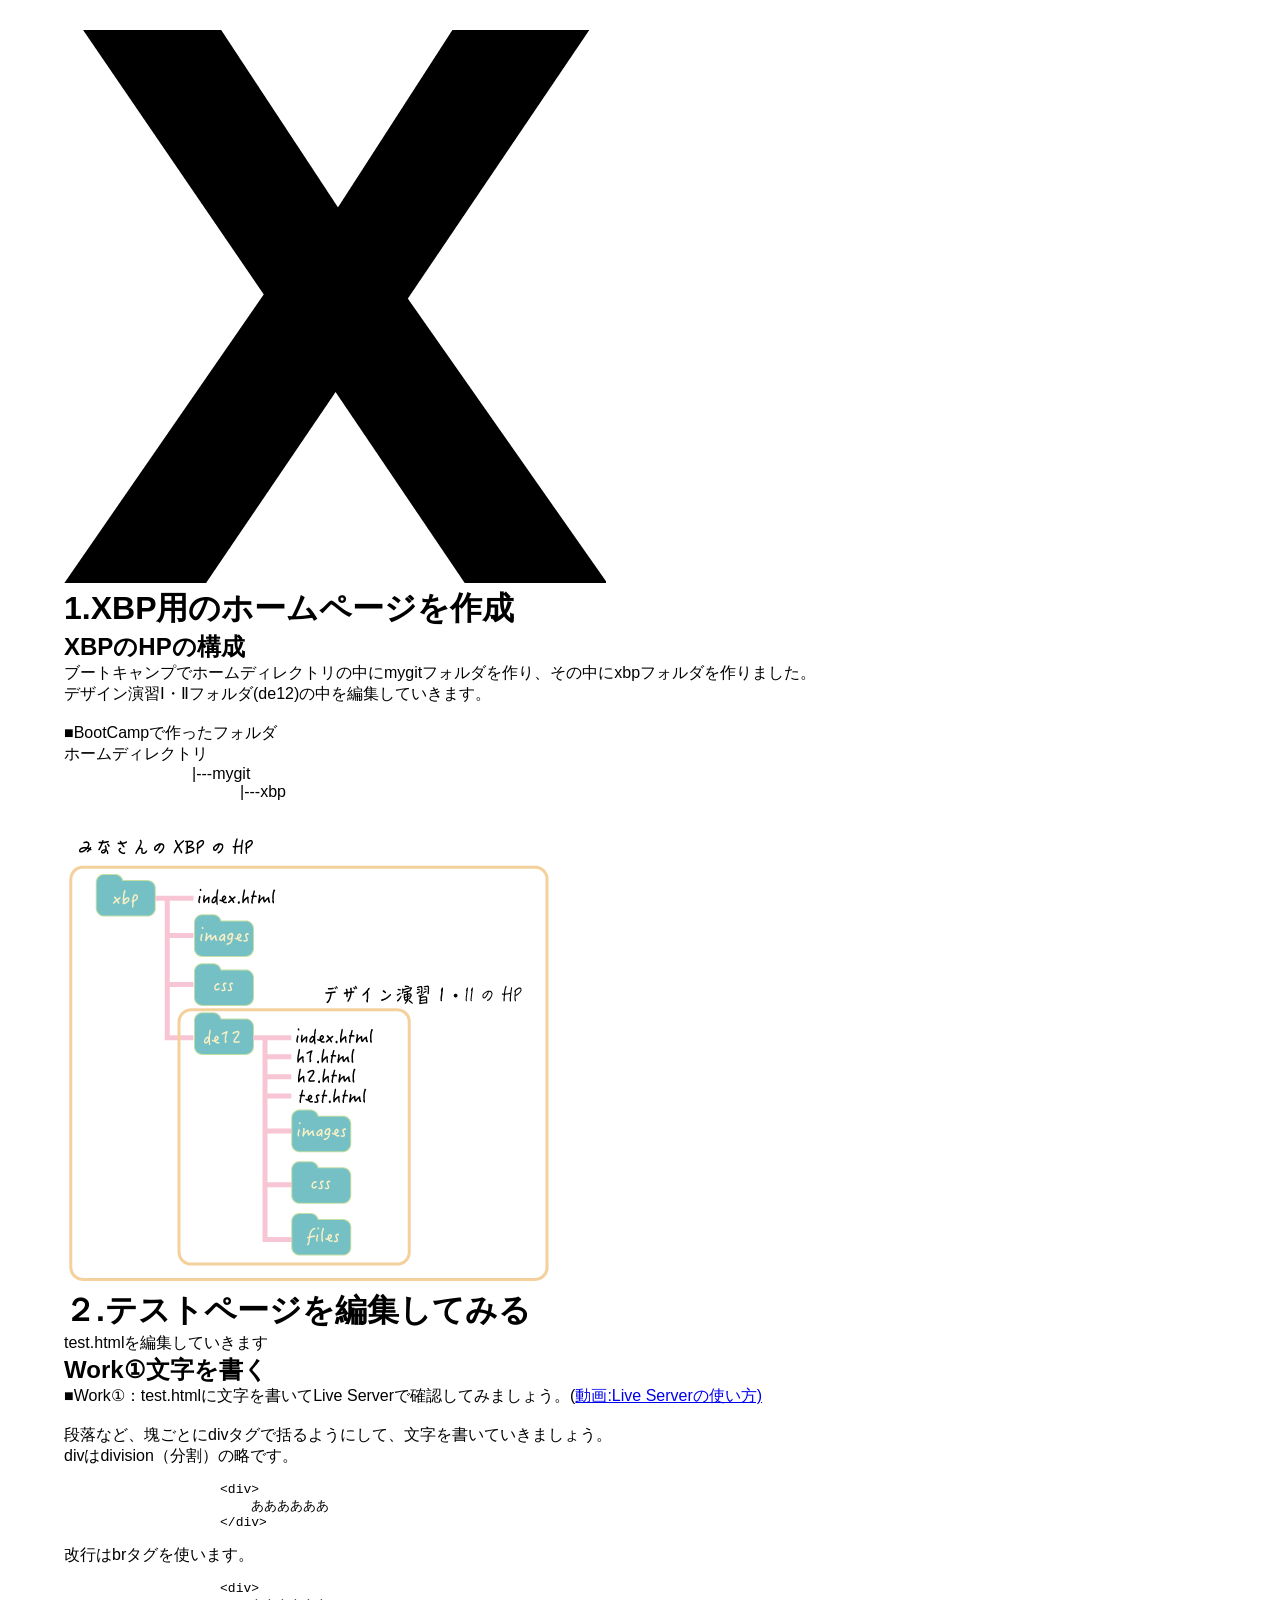
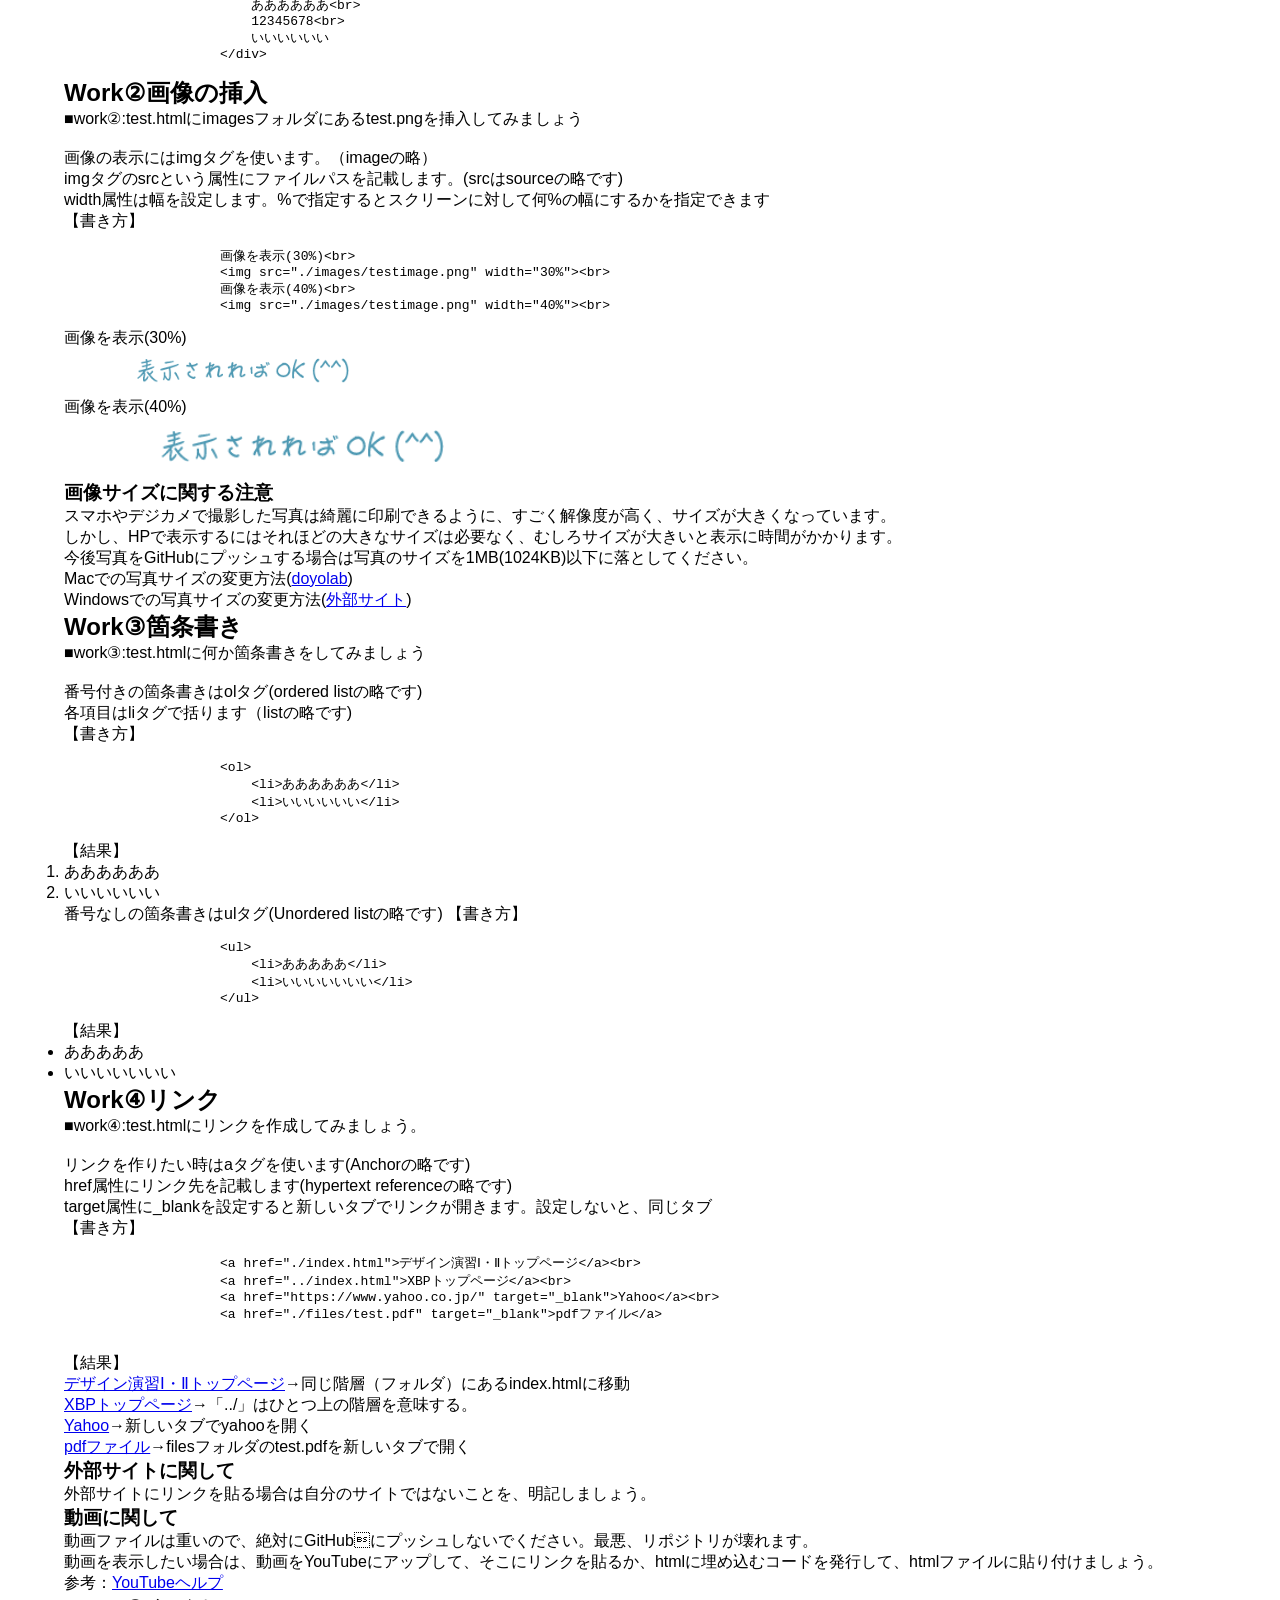
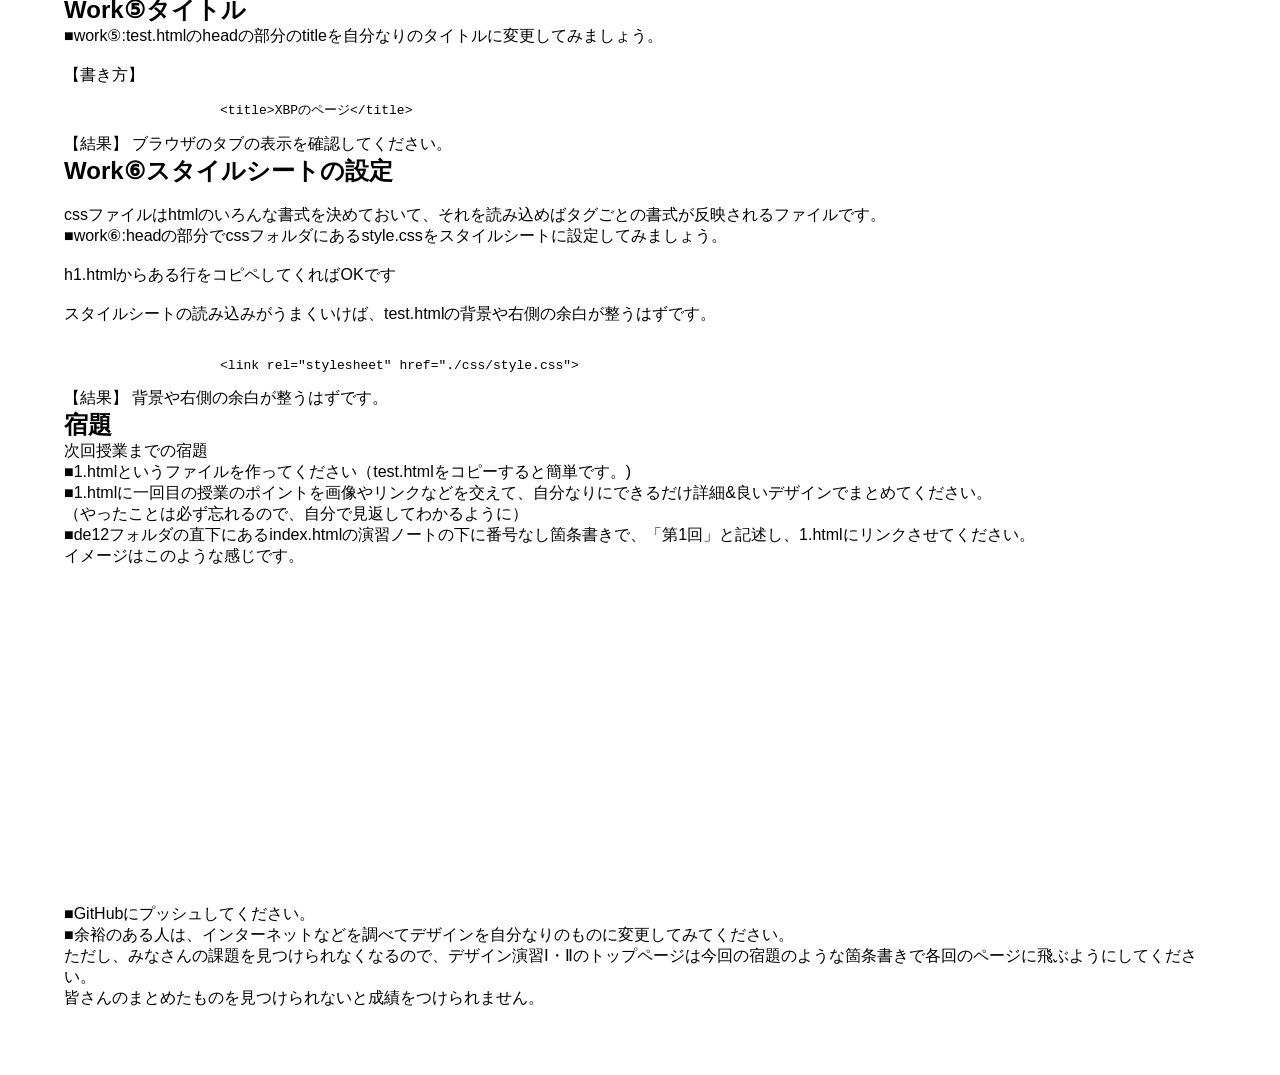
<file: de12/hp2.html>
<!DOCTYPE html>
<html lang="jp">
<head>
    <meta charset="UTF-8">
    <title>html_2</title>
    <link rel="stylesheet" href="./css/style.css">
    <link rel="shortcut icon" href="./images/xbp.ico">
</head>
<body>
    <logotohome>
    <a href="../index.html"><img src="./images/0_XBlogo.png" alt=""></a>
    </logotohome>

    
    <h1>1.XBP用のホームページを作成</h1>
        <h2>XBPのHPの構成</h2>
        <div>
            ブートキャンプでホームディレクトリの中にmygitフォルダを作り、その中にxbpフォルダを作りました。<br>
            デザイン演習Ⅰ・Ⅱフォルダ(de12)の中を編集していきます。<br><br>

            ■BootCampで作ったフォルダ<br>
            ホームディレクトリ<br>
            &emsp;&emsp;&emsp;&emsp;&emsp;&emsp;&emsp;&emsp;|---mygit<br>
            &emsp;&emsp;&emsp;&emsp;&emsp;&emsp;&emsp;&emsp;&emsp;&emsp;&emsp;|---xbp<br><br><br>
            
            
            <img src="images/samplefolder1.png">
                        
            
        </div>
       

    <h1>２.テストページを編集してみる</h1>
    <div>test.htmlを編集していきます
        <h2>Work①文字を書く</h2>
            <div>
                ■Work①：test.htmlに文字を書いてLive Serverで確認してみましょう。(<a href="https://youtu.be/DpFo8xBrLMc">動画:Live Serverの使い方)</a><br><br>
                段落など、塊ごとにdivタグで括るようにして、文字を書いていきましょう。<br>
                divはdivision（分割）の略です。<br>
                <xmp>
                    <div>
                        ああああああ
                    </div>
                </xmp>
                改行はbrタグを使います。
                <xmp>
                    <div>
                        ああああああ<br>
                        12345678<br>
                        いいいいいい
                    </div>
                </xmp>
            </div>
            <h2>Work②画像の挿入</h2>
            <div>
                ■work②:test.htmlにimagesフォルダにあるtest.pngを挿入してみましょう<br><br>
                画像の表示にはimgタグを使います。（imageの略）<br>
                imgタグのsrcという属性にファイルパスを記載します。(srcはsourceの略です)<br>
                width属性は幅を設定します。%で指定するとスクリーンに対して何%の幅にするかを指定できます<br>
                【書き方】
                <xmp>
                    画像を表示(30%)<br>
                    <img src="./images/testimage.png" width="30%"><br>
                    画像を表示(40%)<br>
                    <img src="./images/testimage.png" width="40%"><br>
                </xmp>

            </div>
            <div>
            画像を表示(30%)<br>
            <img src="./images/testimage.png" width="30%"><br>
            画像を表示(40%)<br>
            <img src="./images/testimage.png" width="40%"><br>
            
            </div>
            <h3>画像サイズに関する注意</h3>
            <diV>
                スマホやデジカメで撮影した写真は綺麗に印刷できるように、すごく解像度が高く、サイズが大きくなっています。<br>
                しかし、HPで表示するにはそれほどの大きなサイズは必要なく、むしろサイズが大きいと表示に時間がかかります。<br>
                今後写真をGitHubにプッシュする場合は写真のサイズを1MB(1024KB)以下に落としてください。<br>
                Macでの写真サイズの変更方法(<a href="https://doyodoyo.github.io/doyolab/03photomemo.html" target="_blank">doyolab</a>)<br>
                Windowsでの写真サイズの変更方法(<a href="https://office-hack.com/windows/windows10-image-resize/" target="_blank">外部サイト</a>)

            </diV>

            <h2>Work③箇条書き</h2>

            <div>
                ■work③:test.htmlに何か箇条書きをしてみましょう<br><br>
                番号付きの箇条書きはolタグ(ordered listの略です)<br>
                各項目はliタグで括ります（listの略です)<br>
                【書き方】
                <xmp>
                    <ol>
                        <li>ああああああ</li>
                        <li>いいいいいい</li>
                    </ol>
                </xmp>
                【結果】
                <ol>
                    <li>ああああああ</li>
                    <li>いいいいいい</li>
                </ol>
            </div>
            <div>
                番号なしの箇条書きはulタグ(Unordered listの略です)
                【書き方】
                <xmp>
                    <ul>
                        <li>あああああ</li>
                        <li>いいいいいいい</li>
                    </ul>
                </xmp>
                【結果】
                <ul>
                    <li>あああああ</li>
                    <li>いいいいいいい</li>
                </ul>

            </div>
            <h2>Work④リンク</h2>
            <div>
                ■work④:test.htmlにリンクを作成してみましょう。<br><br>
                リンクを作りたい時はaタグを使います(Anchorの略です)<br>
                href属性にリンク先を記載します(hypertext referenceの略です)<br>
                target属性に_blankを設定すると新しいタブでリンクが開きます。設定しないと、同じタブ<br>
                【書き方】
                <xmp>
                    <a href="./index.html">デザイン演習Ⅰ・Ⅱトップページ</a><br>
                    <a href="../index.html">XBPトップページ</a><br>
                    <a href="https://www.yahoo.co.jp/" target="_blank">Yahoo</a><br>
                    <a href="./files/test.pdf" target="_blank">pdfファイル</a>

                </xmp>
                【結果】<br>
                <a href="./index.html">デザイン演習Ⅰ・Ⅱトップページ</a>→同じ階層（フォルダ）にあるindex.htmlに移動<br>
                <a href="../index.html">XBPトップページ</a>→「../」はひとつ上の階層を意味する。<br>
                <a href="https://www.yahoo.co.jp/" target="_blank">Yahoo</a>→新しいタブでyahooを開く<br>
                <a href="./files/test.pdf" target="_blank">pdfファイル</a>→filesフォルダのtest.pdfを新しいタブで開く<br>
            </div>
            <h3>外部サイトに関して</h3>
            <div>
                外部サイトにリンクを貼る場合は自分のサイトではないことを、明記しましょう。
            </div>
            <h3>動画に関して</h3>
            <div>
            動画ファイルは重いので、絶対にGitHubにプッシュしないでください。最悪、リポジトリが壊れます。<br>
            動画を表示したい場合は、動画をYouTubeにアップして、そこにリンクを貼るか、htmlに埋め込むコードを発行して、htmlファイルに貼り付けましょう。<br>
            参考：<a href="https://support.google.com/youtube/answer/171780?hl=ja" target="_blank">YouTubeヘルプ</a>
            </div>
            <h2>Work⑤タイトル</h2>
            <div>
                ■work⑤:test.htmlのheadの部分のtitleを自分なりのタイトルに変更してみましょう。<br><br>
                【書き方】
                <xmp>
                    <title>XBPのページ</title>
                </xmp>
                【結果】
                ブラウザのタブの表示を確認してください。
            </div>

            <h2>Work⑥スタイルシートの設定</h2>
            <div>
                <br>cssファイルはhtmlのいろんな書式を決めておいて、それを読み込めばタグごとの書式が反映されるファイルです。<br>
                ■work⑥:headの部分でcssフォルダにあるstyle.cssをスタイルシートに設定してみましょう。<br><br>
                h1.htmlからある行をコピペしてくればOKです<br>
                
                <br>スタイルシートの読み込みがうまくいけば、test.htmlの背景や右側の余白が整うはずです。
                <br><br>
                <xmp>
                    <link rel="stylesheet" href="./css/style.css">
                </xmp>
                【結果】
                背景や右側の余白が整うはずです。
            </div>

            <h2>宿題</h2>
            <div>
                次回授業までの宿題<br>
                ■1.htmlというファイルを作ってください（test.htmlをコピーすると簡単です。)<br>
                ■1.htmlに一回目の授業のポイントを画像やリンクなどを交えて、自分なりにできるだけ詳細&良いデザインでまとめてください。<br>
                （やったことは必ず忘れるので、自分で見返してわかるように）<br>
                ■de12フォルダの直下にあるindex.htmlの演習ノートの下に番号なし箇条書きで、「第1回」と記述し、1.htmlにリンクさせてください。<br>
                
                イメージはこのような感じです。<br>
                <iframe width="560" height="315" src="https://www.youtube.com/embed/QmtEP_GOFp0" title="YouTube video player" frameborder="0" allow="accelerometer; autoplay; clipboard-write; encrypted-media; gyroscope; picture-in-picture" allowfullscreen></iframe>
                <br><br>
                ■GitHubにプッシュしてください。<br>

                ■余裕のある人は、インターネットなどを調べてデザインを自分なりのものに変更してみてください。<br>
                ただし、みなさんの課題を見つけられなくなるので、デザイン演習Ⅰ・Ⅱのトップページは今回の宿題のような箇条書きで各回のページに飛ぶようにしてください。<br>
                皆さんのまとめたものを見つけられないと成績をつけられません。
            </div>

    </div>
    
<br>
<br>


</body>
</html>
</file>
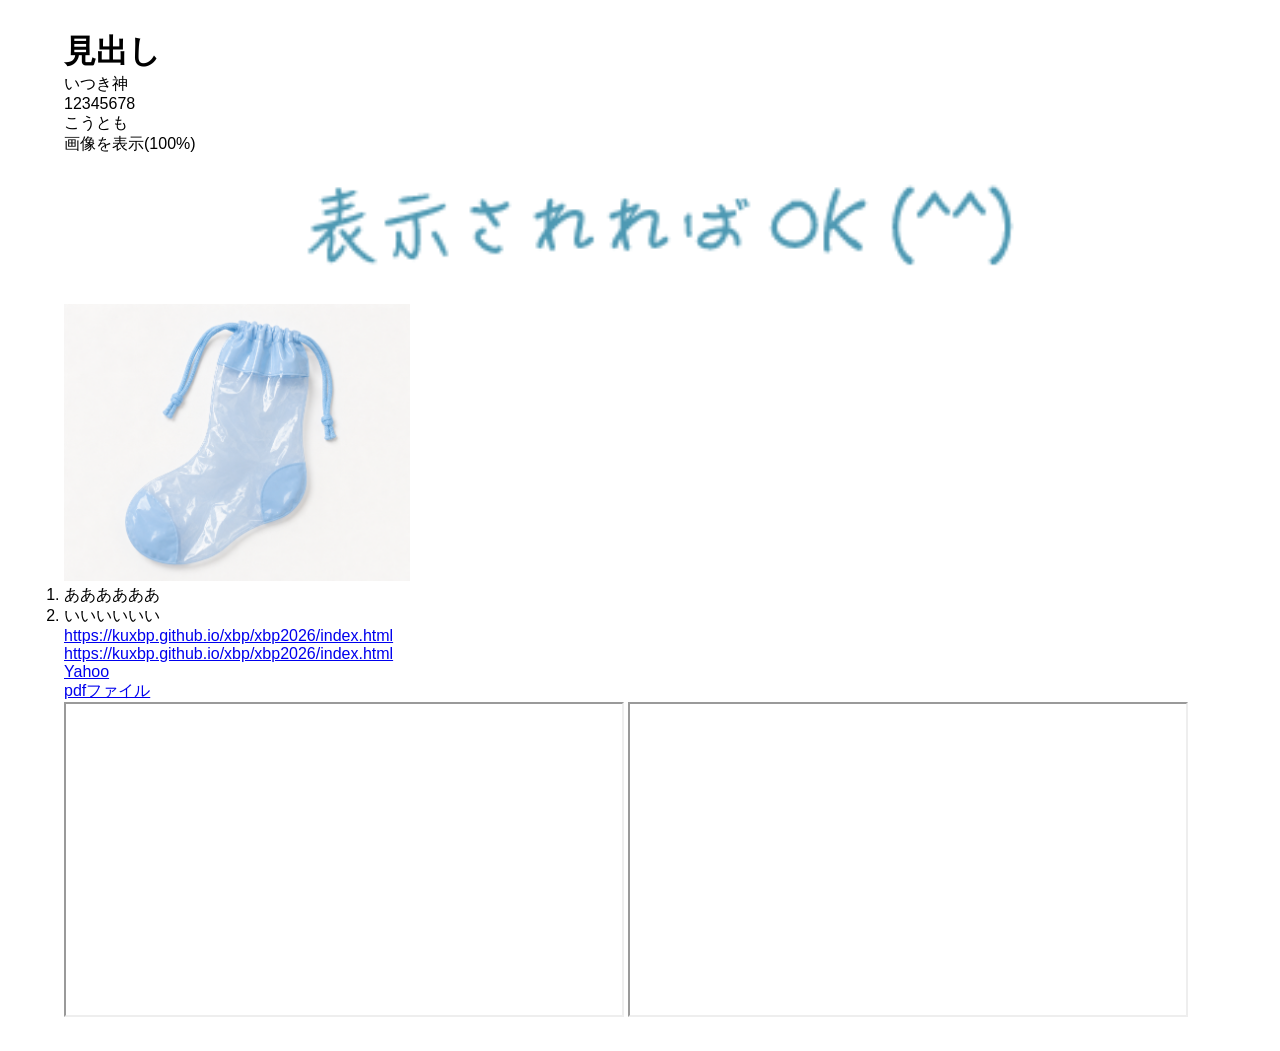
<file: de12/test.html>
<!DOCTYPE html>
<html lang="jp">
<head>
    <!-- ⑥↓タイトルを変えてみよう -->
    <title>イエオ</title>
    <!-- ⑤スタイルシートの設定をしよう -->
     <link rel="stylesheet" href="css/style.css">
    <!-- h1.htmlからある行をコピペしてくればOK -->
</head>
<body>
    <h1>見出し</h1>
    <!-- 塊ごとにdivタグで区切るようにしましょう。 -->
    <div>
         <!-- ①↓に文字を書いてみよう -->
<div>
                    いつき神<br>
                    12345678<br>
                    こうとも
                    </div>
         <!-- ②↓に画像（imagesフォルダにあるtest.png）を挿入してみよう -->
 画像を表示(100%)<br> 
 <img src="images/testimage.png"width="100%"><br>
<img src="images/../images/D46507F8-E56B-404F-9C6F-E7B6879D533E.PNG"width="30%"><br>

         <!-- ③↓に箇条書きをしてみよう -->
<ol>
                        <li>ああああああ</li>
                        <li>いいいいいい</li>
                    </ol>
         <!-- ④↓に外部リンクを作ってみよう -->
<a href="index.html">https://kuxbp.github.io/xbp/xbp2026/index.html</a><br>
</div>
<a href="../index.html">https://kuxbp.github.io/xbp/xbp2026/index.html</a><br>
<a href="https://www.yahoo.co.jp/" target="_blank">Yahoo</a><br>
<a href="files/test.pdf" target="_blank">pdfファイル</a><br>
<iframe width="560" height="315"
src="https://www.youtube.com/embed/RFsrLFHyusQ"
allowfullscreen>
</iframe>

<iframe width="560" height="315"
src="https://www.youtube.com/embed/M_DVVaV1Ifs"
allowfullscreen>
</iframe>
</html>
</file>
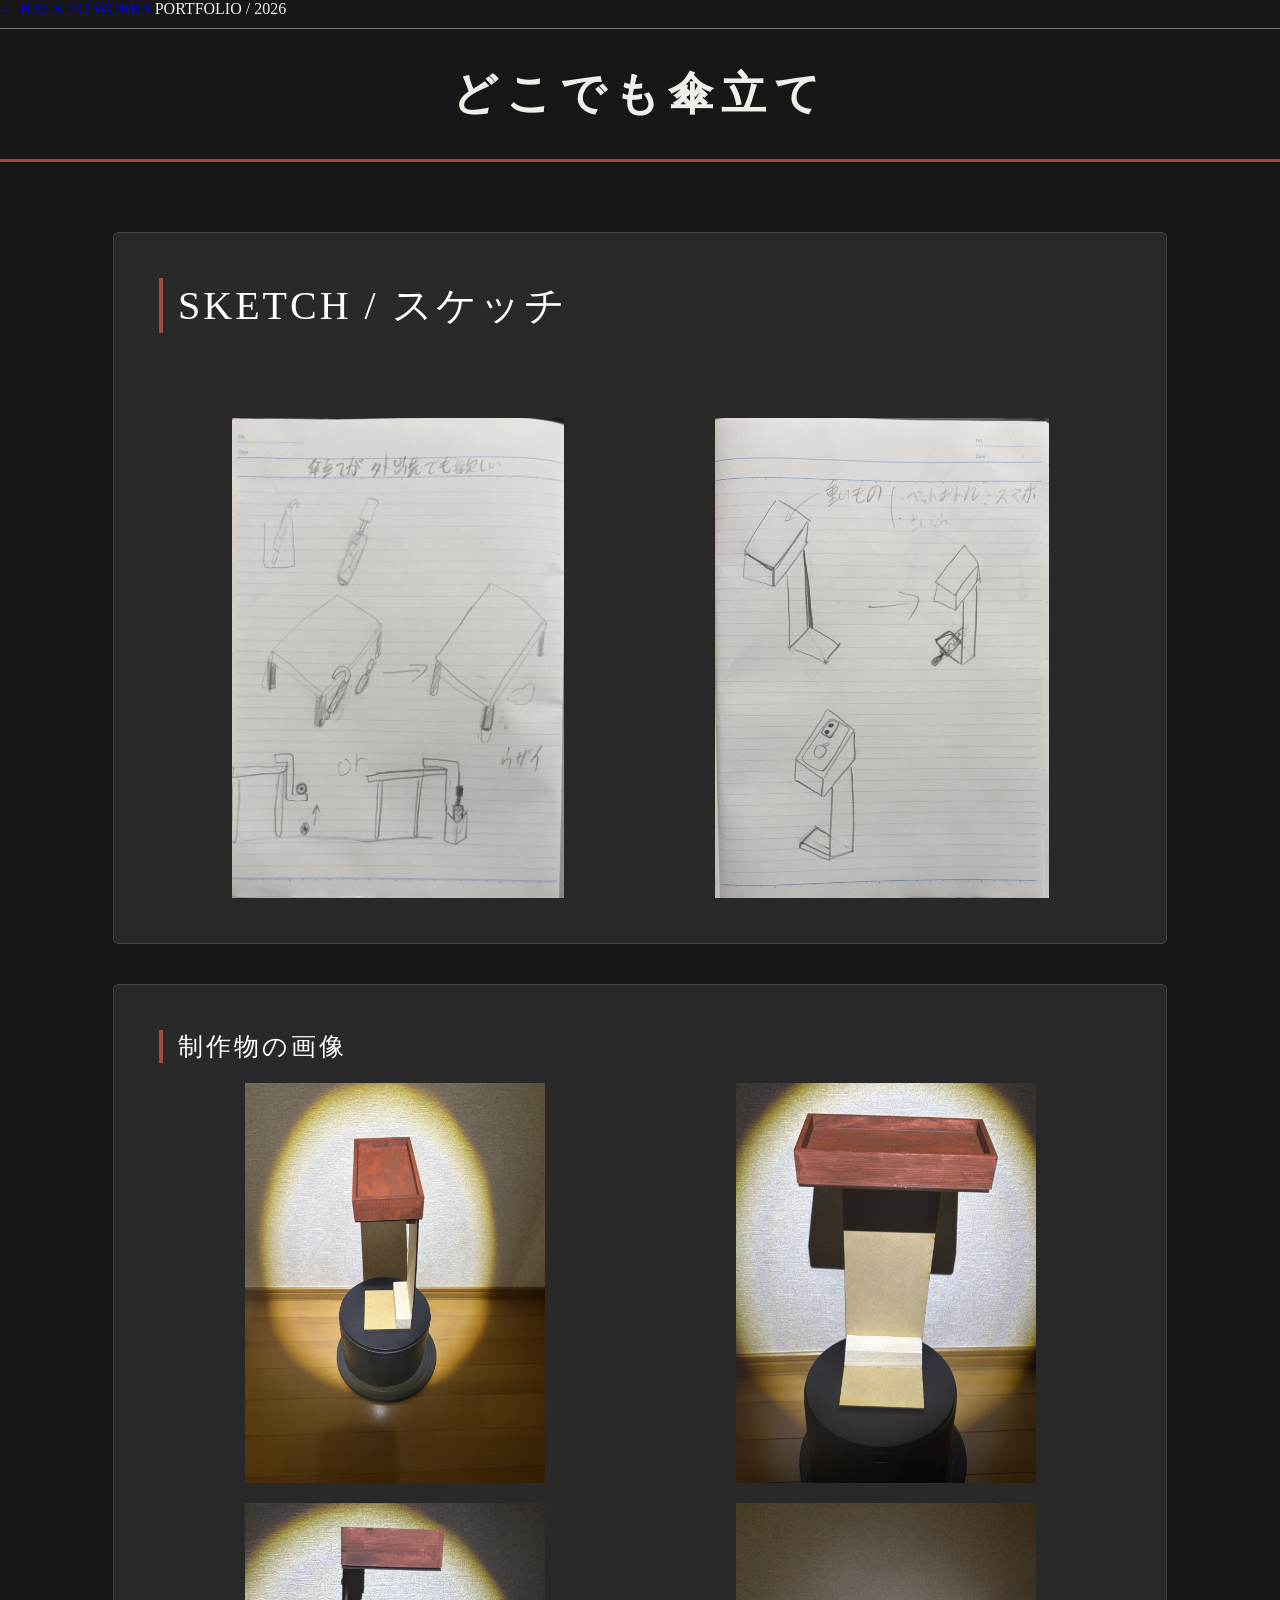
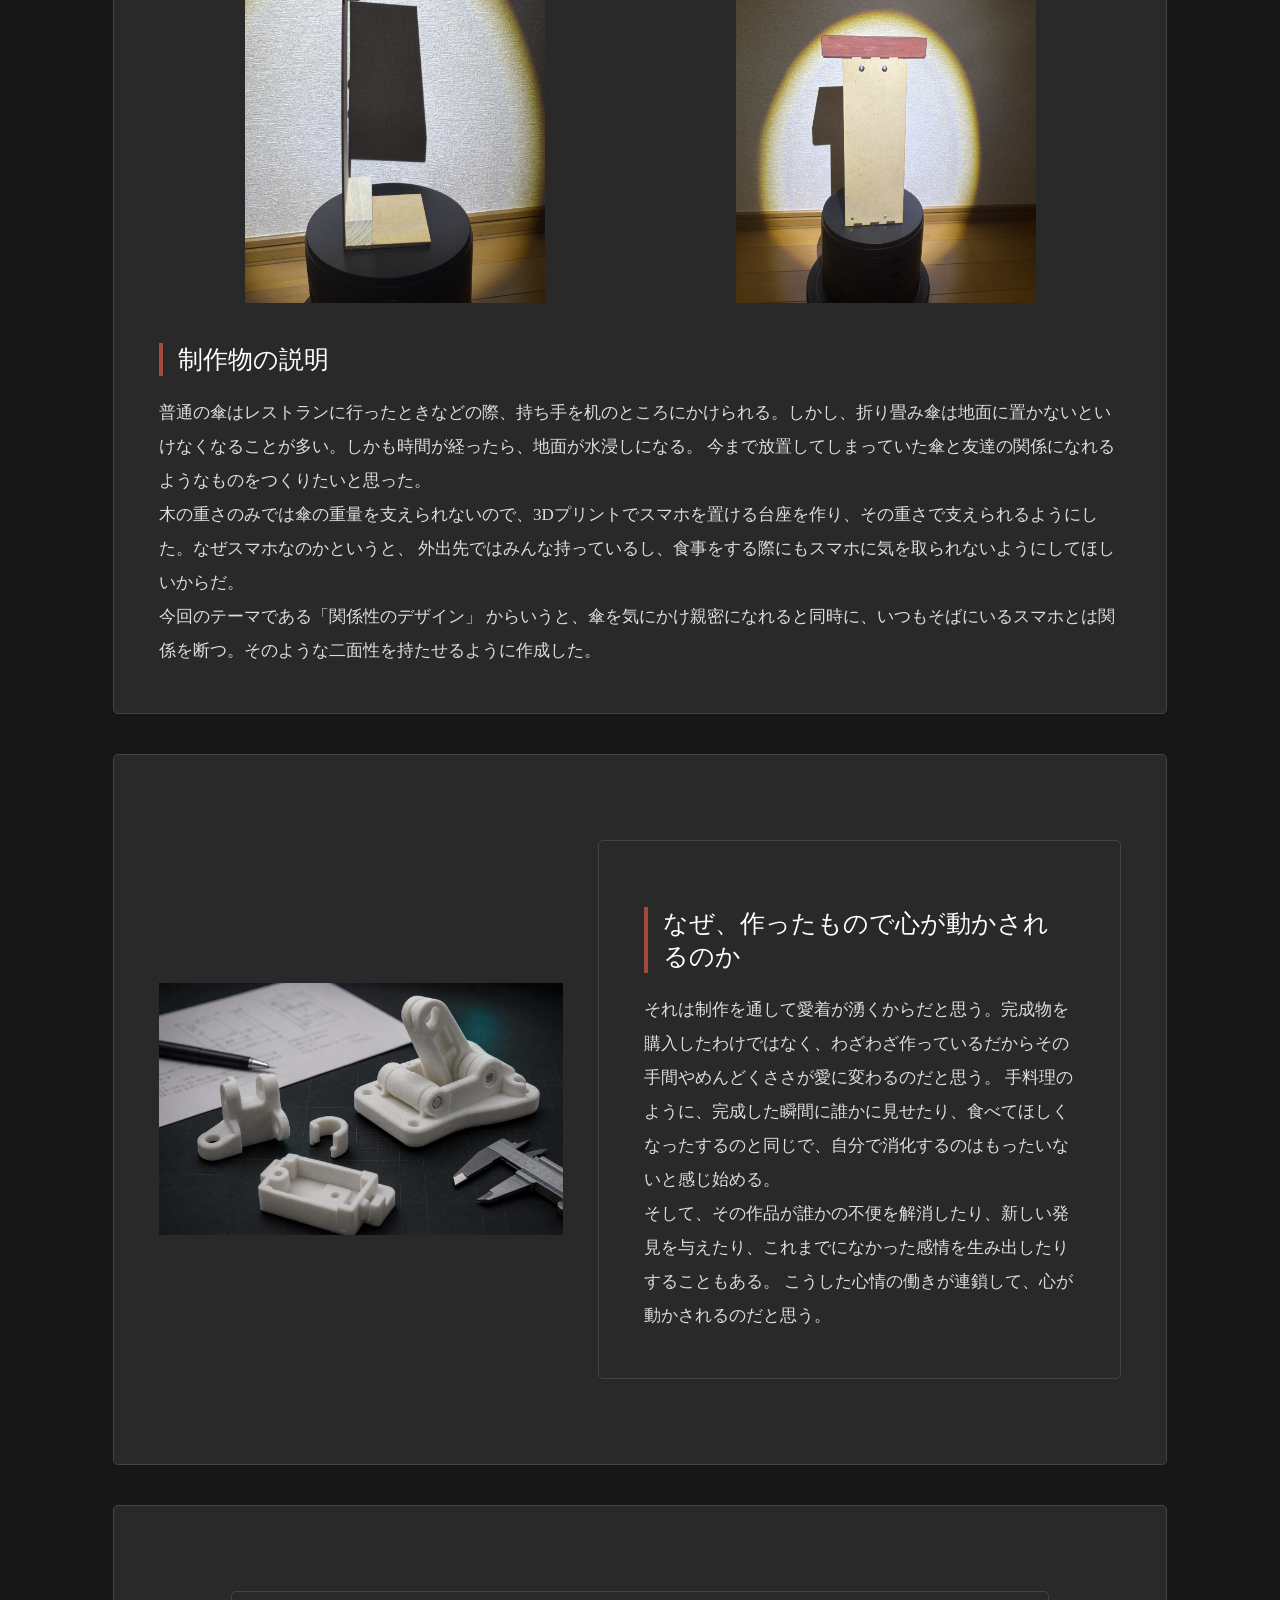
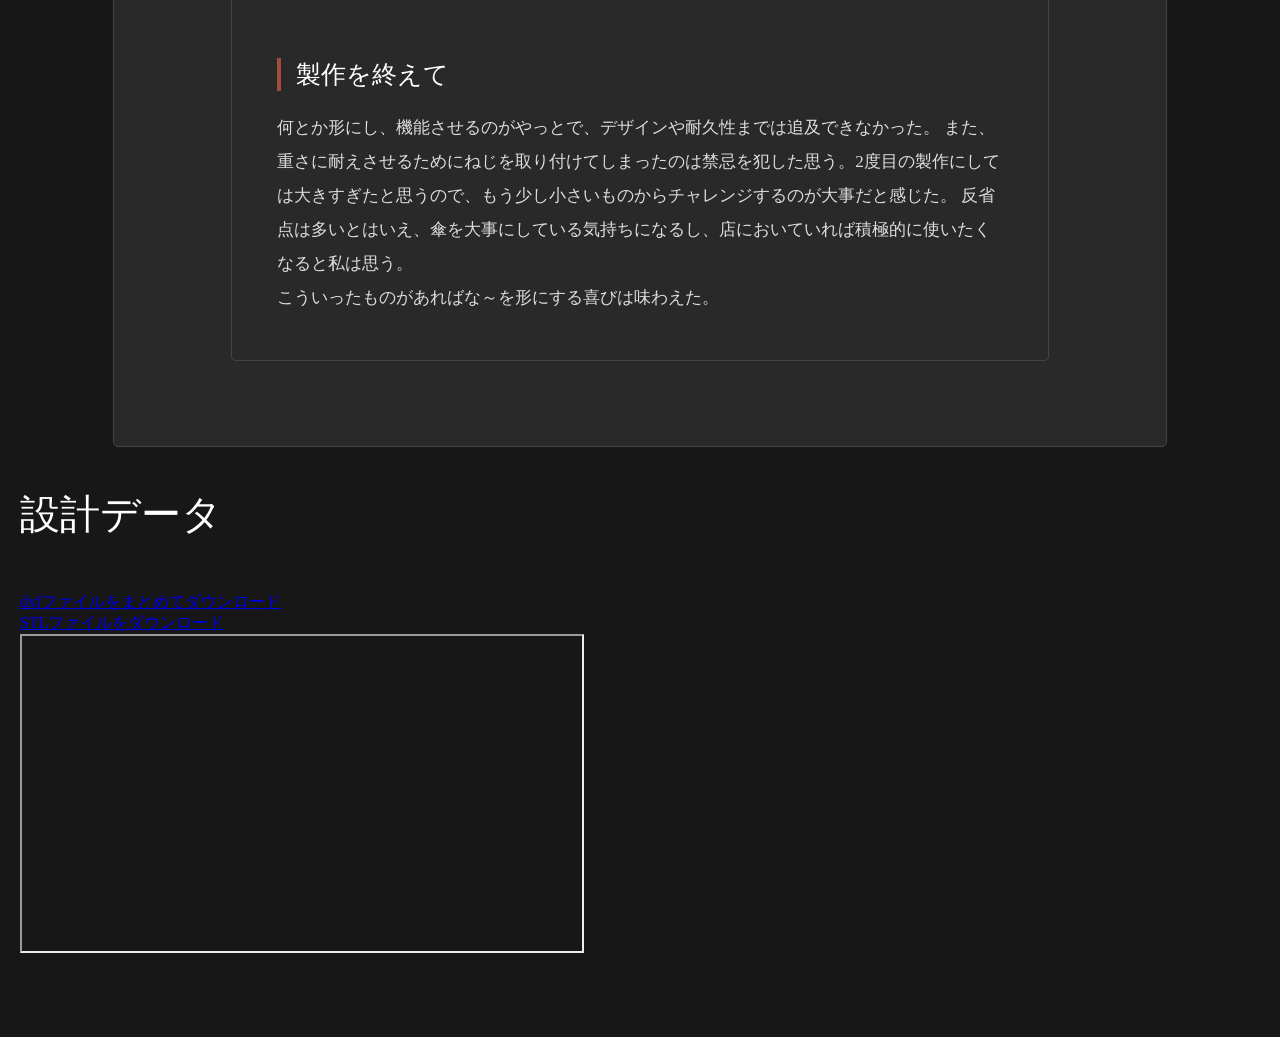
<file: digi_fab/laser.html>
<!DOCTYPE html>
<html lang="ja">
<head>
  <meta charset="UTF-8">
  <title>イエオ</title>
  <style>
 body {
    background-color: #171717;
    margin: 0;
    color: #f0eee8;
}


.program {
    background-color: #171717;
    color: white;
    width: 100%;
    min-height: 0;
    box-sizing: border-box;
    padding: 30px 20px 80px;
    margin-top: 0;
}

.program h2 {
  font-size: 40px;
  font-weight: normal;
  margin-bottom: 50px;
}

.program-items {
  display: flex;
  justify-content: center;
  gap: 100px;
  flex-wrap: wrap;
}

.program-items img {
  width: 280px;
  height: 280px;
  object-fit: cover;
  border-radius: 50%;
}

.program-items p {
  font-size: 24px;
}

.white-box {
    background-color: #292929;
    color: #f0eee8;
    width: 85%;
    margin: 40px auto;
    padding: 45px;
    border-radius: 5px;
    border: 1px solid #444;

    display: flex;
    align-items: center;
    gap: 35px;

    box-sizing: border-box;
}

.white-box img {
    width: 42%;
    height: auto;
    max-height: 480px;
    object-fit: contain;
    display: block;
    flex-shrink: 0;
}
.white-box p {
    flex: 1;
    min-width: 0;
    font-size: 17px;
    line-height: 2;
    color: #dddddd;
}   

.intro {
    position: relative;
    left: 400px;
    top: -10px;
    margin: 10px 0 0;
    color: #222;
    text-align: left;
}

.intro h1 {
    font-size: 52px;
    margin-bottom: 15px;
    letter-spacing: 3px;
}

.intro p {
    font-size: 20px;
    letter-spacing: 2px;
}

.intro span {
    display: inline-block;
    margin-top: 20px;
    padding-top: 10px;
    border-top: 2px solid #333;
    font-size: 12px;
    letter-spacing: 3px;
}
 
.main-title {
    text-align: center;
    font-size: 45px;
    color: #f0eee8;
    background-color: #171717;
    padding: 35px 20px;
    margin: 10px 0 0;
    border-top: 1px solid #777;
    border-bottom: 3px solid #a34b3d;
    letter-spacing: 8px;
}
/* 制作物全体 */
.box-content {
    width: 85%;
    margin: 40px auto;
    padding: 45px;
    background-color: #292929;
    border: 1px solid #444;
    border-radius: 5px;
    box-sizing: border-box;
}

/* 画像を2列にする */
.image-grid {
    display: grid;
    grid-template-columns: repeat(2, 1fr);
    gap: 20px;
    margin-bottom: 40px;
}

/* 画像の大きさ */
.image-grid img {
    width: 100%;
    height: 400px;
    object-fit: contain;
    display: block;
}

/* 見出し */
.box-content h2 {
    font-size: 25px;
    color: white;
    border-left: 4px solid #a34b3d;
    padding-left: 15px;
    margin-bottom: 20px;
}

/* 説明文 */
.box-content p {
    font-size: 17px;
    line-height: 2;
    color: #dddddd;
    margin: 0;
}
.sketch-box {
    display: flex;
    flex-direction: column;
    align-items: stretch;
}

.sketch-title {
    align-self: flex-start;
    font-size: 26px;
    color: white;
    margin: 0 0 30px 0;
    padding-left: 15px;
    border-left: 4px solid #a34b3d;
    letter-spacing: 3px;
}

.sketch-images {
    display: flex;
    justify-content: center;
    align-items: center;
    gap: 80px;
}

.sketch-images img {
    width: 42%;
    max-height: 480px;
    object-fit: contain;
}

</style>
</head>

<body>        
 
    <header class="page-header">
    <a href="./index.html" class="home-link">
        ← BACK TO WORKS
    </a>
    <span>PORTFOLIO / 2026</span>
</header>

<h1 class="main-title">どこでも傘立て</h1>


<section class="program">

  <div class="white-box sketch-box">

    <h2 class="sketch-title">SKETCH / スケッチ</h2>
     <div class="sketch-images">
    <img src="./images/スケッチ.jpeg" alt="スケッチ">
    <img src="./images/スケッチ1.jpeg" alt="スケッチ">
    </div>
</div>

<div class="box-content">
    <h2 class="sketch-title">制作物の画像
    </h2>
    <div class="image-grid">
<img src="./images/どこでも傘立て.jpeg" alt="どこでも傘立て">
<img src="./images/どこでも傘立て1 (1).jpeg" alt="どこでも傘立て">
<img src="./images/どこでも傘立て2 (1).jpeg" alt="どこでも傘立て">
<img src="./images/どこでも傘立て3 (1).jpeg" alt="どこでも傘立て">
    </div>
<h2>制作物の説明</h2>
    <p>
        普通の傘はレストランに行ったときなどの際、持ち手を机のところにかけられる。しかし、折り畳み傘は地面に置かないといけなくなることが多い。しかも時間が経ったら、地面が水浸しになる。
      今まで放置してしまっていた傘と友達の関係になれるようなものをつくりたいと思った。<br>
      木の重さのみでは傘の重量を支えられないので、3Dプリントでスマホを置ける台座を作り、その重さで支えられるようにした。なぜスマホなのかというと、
      外出先ではみんな持っているし、食事をする際にもスマホに気を取られないようにしてほしいからだ。<br>
      今回のテーマである「関係性のデザイン」 からいうと、傘を気にかけ親密になれると同時に、いつもそばにいるスマホとは関係を断つ。そのような二面性を持たせるように作成した。
     </p>
</div>

<div class="white-box">

    <img src="./images/制作物イメージ.png" alt="KAUZO">

    <div class="box-content">

        <h2>なぜ、作ったもので心が動かされるのか</h2>

        <p>それは制作を通して愛着が湧くからだと思う。完成物を購入したわけではなく、わざわざ作っているだからその手間やめんどくささが愛に変わるのだと思う。
        手料理のように、完成した瞬間に誰かに見せたり、食べてほしくなったするのと同じで、自分で消化するのはもったいないと感じ始める。<br>
        そして、その作品が誰かの不便を解消したり、新しい発見を与えたり、これまでになかった感情を生み出したりすることもある。
        こうした心情の働きが連鎖して、心が動かされるのだと思う。
        </p>

    </div>

</div>

<div class="white-box">

    <div class="box-content">
<h2>製作を終えて</h2>
        <p>何とか形にし、機能させるのがやっとで、デザインや耐久性までは追及できなかった。
            また、重さに耐えさせるためにねじを取り付けてしまったのは禁忌を犯した思う。2度目の製作にしては大きすぎたと思うので、もう少し小さいものからチャレンジするのが大事だと感じた。
            反省点は多いとはいえ、傘を大事にしている気持ちになるし、店においていれば積極的に使いたくなると私は思う。<br>
           こういったものがあればな～を形にする喜びは味わえた。
        </p>
    </div>
</div>

<h2>設計データ</h2>

<a href="./files/pink S3.zip" download>

dxfファイルをまとめてダウンロード</a>
<br>

<a href="./files/箱.stl" download>
    STLファイルをダウンロード
</a><br>

<iframe width="560" height="315"
src="https://www.youtube.com/embed/M_DVVaV1Ifs"
allowfullscreen>
</iframe>
</section>
</body>
</html>
</file>
<file: css/style.css>
@charset "utf-8";
/* 冒頭でimport */
@import url('https://fonts.googleapis.com/css?family=Raleway:700&display=swap');
@import url('https://fonts.googleapis.com/css?family=M+PLUS+Rounded+1c:400,700&display=swap&subset=japanese');
/* フォントを指定したいところで */

/* 最初の画面いっぱいに表示 */
.main-visual {
    width: 100%;
    height: 100vh;
    margin: 0;
    padding: 0;
    overflow: hidden;
}

.main-visual img {
    display: block;
    width: 100%;
    height: 100%;
    object-fit: cover;
    object-position: center;
}

/* ========== common ========== */
html, body {/* 初期画面*/
	font-size: 16px;
	font-family: sans-serif;
	color: #393939;
    margin-left: 15px;
    margin-bottom: 40px;
}
h1{
    text-indent: 0em;
}
h2{
    margin-left: 1em;
    margin-top: 1em;
}
h3{
    margin-left: 2em;
}
div{
    margin-top: 1em;
    margin-left: 3em;
}
p{
    margin-left: 3em;
}
span.blackback{
    text-indent: 3em;
    background: #02ba64;
    color: #efefef;
}
.doors {
    display: flex;
    justify-content: center;
    gap: 40px;
    padding: 60px 30px;
    background-color: #d6d6d6;
}

.door {
    display: flex;
    justify-content: center;
    align-items: center;
    width: 220px;
    height: 350px;
    border-radius: 110px 110px 0 0;
    background: linear-gradient(135deg, #fff, #e4e4e4);
    border: 2px solid white;
    box-shadow: 8px 8px 16px #00000030;
    color: #333;
    text-decoration: none;
    text-align: center;
    padding: 20px;
    box-sizing: border-box;
    transition: 0.3s;
}

.door:hover {
    transform: translateY(-8px);
}
</file>
<file: de12/css/style.css>
@charset "utf-8";
/* 冒頭でimport */
@import url('https://fonts.googleapis.com/css?family=Raleway:700&display=swap');
@import url('https://fonts.googleapis.com/css?family=M+PLUS+Rounded+1c:400,700&display=swap&subset=japanese');
/* フォントを指定したいところで */

/* 全体 index.htmlの内容*/
* {
    margin: 0;
    padding: 0;
    box-sizing: border-box;
}

body {
    background-color: #fff;
    color: #000;
    font-family: Arial, Helvetica, sans-serif;
    padding: 30px 5%;
}

/* ヘッダー */
.header {
    display: flex;
    justify-content: space-between;
    align-items: center;
    border-bottom: 1px solid #000;
    padding-bottom: 20px;
}

.logo {
    width: 65px;
    display: block;
}

.header-text {
    font-size: 12px;
    letter-spacing: 3px;
}

/* タイトル */
.hero {
    margin-top: 110px;
    margin-bottom: 80px;
}

.sub-title {
    font-size: 12px;
    letter-spacing: 4px;
    margin-bottom: 20px;
}

.hero h1 {
    font-size: clamp(60px, 10vw, 120px);
    font-weight: 900;
    letter-spacing: -5px;
    line-height: 1;
}

.description {
    font-size: 18px;
    margin-top: 25px;
    letter-spacing: 1px;
}

/* カード一覧 */
.works {
    display: grid;
    grid-template-columns: 1fr 1fr;
    gap: 20px;
}

/* カード */
.work-card {
    display: block;
    position: relative;
    min-height: 230px;
    padding: 30px;
    border: 1px solid #000;
    color: #000;
    text-decoration: none;
    transition: 0.3s;
}

/* カード上部 */
.card-top {
    display: flex;
    justify-content: space-between;
    align-items: center;
}

.number {
    font-size: 14px;
    letter-spacing: 2px;
}

.arrow {
    font-size: 25px;
    transition: 0.3s;
}

/* カード内文字 */
.work-card h2 {
    font-size: 32px;
    margin-top: 55px;
    font-weight: 800;
}

.work-card p {
    font-size: 14px;
    margin-top: 12px;
}

/* ホバー */
.work-card:hover {
    background-color: #000;
    color: #fff;
}

.work-card:hover .arrow {
    transform: translate(5px, -5px);
}

/* フッター */
.footer {
    display: flex;
    justify-content: space-between;
    border-top: 1px solid #000;
    margin-top: 80px;
    padding-top: 20px;
    font-size: 11px;
    letter-spacing: 2px;
}

/* スマホ */
@media screen and (max-width: 768px) {

    body {
        padding: 20px 5%;
    }

    .hero {
        margin-top: 80px;
        margin-bottom: 50px;
    }

    .hero h1 {
        letter-spacing: -3px;
    }

    .description {
        font-size: 15px;
    }

    .works {
        grid-template-columns: 1fr;
    }

    .work-card {
        min-height: 190px;
    }

    .work-card h2 {
        font-size: 25px;
        margin-top: 40px;
    }
}

.sub-links {
    display: flex;
    flex-direction: column;
    gap: 10px;
    margin-top: 25px;
}

.sub-links a {
    color: inherit;
    border-top: 1px solid currentColor;
    padding-top: 10px;
    text-decoration: none;
    font-size: 14px;
}

.sub-links a:hover {
    opacity: 0.6;
}


/*3.htmlの内容*/
.top-header {
    background-color: blue;
    height: 12.5vh;
    display: flex;
    align-items: center;
    padding-left: 40px;
}

.top-header h1 {
    color: white;
    font-size: 30px;
    text-align: center;
}
/*調査のテーマ*/
.purpose {
    width: 80%;
    margin: 50px auto;
}

.purpose h2 {
    font-size: 28px;
    border-bottom: 3px solid #1765B5;
    padding-bottom: 10px;
    color:black;
}

.purpose p {
    font-size: 17px;
    line-height: 1.8;
    color:gray;
}

.theme {
    background-color: #F0F3F7;
    padding: 20px;
    margin-top: 25px;
    border-radius: 8px;
 color: black;
}

.theme h3 {
    font-size: 16px;
    color: #1765B5;
    margin-top: 0;

}
/*分析結果*/
.graph-container {
    display: flex;
    gap: 25px;
    margin-top: 30px;
}

.analysis-box {
    background-color: #F0F3F7;
    padding: 20px;
    flex: 1;
    min-width: 0;
    border-radius: 8px;
}

.analysis-box h3 {
    font-size: 18px;
    color: #1765B5;
}

.analysis-box img {
    width: 100%;
    height: 400px;
    object-fit: contain;
}

.analysis-box p {
    color: gray;
    font-size: 15px;
    line-height: 1.8;
}
.graph img {
    width: 100%;
    height: auto;
}

.analysis-box > img {
    width: 100%;
    height: auto;
}
</file>
<file: digi_fab/css/style.css>
@charset "utf-8";
/* 冒頭でimport */
@import url('https://fonts.googleapis.com/css?family=Raleway:700&display=swap');
@import url('https://fonts.googleapis.com/css?family=M+PLUS+Rounded+1c:400,700&display=swap&subset=japanese');
/* フォントを指定したいところで */

.main-visual {/*初期画面のデカ写真*/
    width: 100%;
    text-align: center;
}

.main-visual img {
    width: 100%;
    max-width: none;
    height: auto;
    display: block;
    margin: 0 auto;
}



/* ========== common ========== */
html, body {
	font-size: 16px;
	font-family: sans-serif;
	color: #393939;
    margin-left: 15px;
    margin-bottom: 40px;
	background: #efefef;
}
h1{
    text-indent: 0em;
}
h2{
    margin-left: 1em;
    margin-top: 1em;
}
h3{
    margin-left: 2em;
}
div{
    margin-top: 1em;
    margin-left: 3em;
}
p{
    margin-left: 3em;
}
span.blackback{
    text-indent: 3em;
    background: #393939;
    color: #efefef;
}
body.pinset-page 
html,
body {
    width: 100%;
    min-height: 100%;
    margin: 0;
}

body.pinset-page {
     min-height: 100vh;
    background-image: url("../../images/スクリーンショット\ 2026-10-23\ 115639.png");
    background-size: 300px auto;
    background-position: left top;
    background-repeat: repeat;
}
img {
    width: 500px;
    height: auto;
}
.work-box {
    border: 2px solid #173b48;
    border-radius: 20px;
    padding: 20px;
    margin: 50px;
    text-align: center;
    background-color: white;

}
.fusion-icon {
    position: center;
    top: 20px;
    right: 4100px;
    z-index: 1000;
}

.fusion-icon img {
    width: 100px;
    height: 100px;
    object-fit: contain;
    display: block;
/* ドアが並ぶ部分の背景 */
}

/* 全体 */
body {
    margin: 0;
    background-color: #e8e8e8;
    color: #252525;
    font-family: sans-serif;
}

/* ヘッダー */
.page-header {
    display: flex;
    justify-content: space-between;
    align-items: center;
    padding: 25px 50px;
    border-bottom: 1px solid #ccc;
    font-size: 13px;
    letter-spacing: 2px;
}

.home-link {
    color: #252525;
    text-decoration: none;
    font-weight: bold;
}

/* 見出し */
.section-heading {
    margin: 65px 50px 50px;
    padding-bottom: 25px;
    border-bottom: 1px solid #aaa;
}

.english-title {
    font-size: 13px;
    letter-spacing: 4px;
    color: #777;
}

.section-heading h1 {
    font-size: 42px;
    margin: 15px 0;
}

.description {
    color: #777;
    font-size: 15px;
}

/* ギャラリー */
.gallery {
    display: grid;
    grid-template-columns: repeat(2, 1fr);
    gap: 35px;
    max-width: 1100px;
    margin: 60px auto 100px;
    padding: 0 25px;
}

/* 作品カード */
.gallery-item {
    display: block;
    background: white;
    color: #222;
    text-decoration: none;
    border-radius: 8px;
    overflow: hidden;
    transition: 0.3s;
}

/* 画像 */
.image-box {
    width: 100%;
    height: 320px;
    overflow: hidden;
}

.image-box img {
    width: 100%;
    height: 100%;
    object-fit: cover;
    transition: transform 0.4s;
}

/* 画像拡大 */
.gallery-item:hover img {
    transform: scale(1.05);
}

/* 作品情報 */
.item-info {
    padding: 20px 25px 25px;
}

.item-number {
    font-size: 12px;
    color: #888;
    letter-spacing: 2px;
}

.item-info h2 {
    font-size: 26px;
    margin: 12px 0 8px;
}

.item-info p {
    color: #888;
    font-size: 14px;
    margin: 0;
}

/* カードの動き */
.gallery-item:hover {
    transform: translateY(-5px);
    box-shadow: 0 12px 25px rgba(0,0,0,0.12);
}

/* フッター */
footer {
    text-align: center;
    padding: 30px;
    border-top: 1px solid #ccc;
    color: #888;
    font-size: 12px;
    letter-spacing: 2px;
}

/* スマホ対応 */
@media (max-width: 700px) {
    .gallery {
        grid-template-columns: 1fr;
    }

    .section-heading {
        margin: 40px 25px;
    }

    .section-heading h1 {
        font-size: 30px;
    }

    .page-header {
        padding: 20px;
    }
}
</file>
